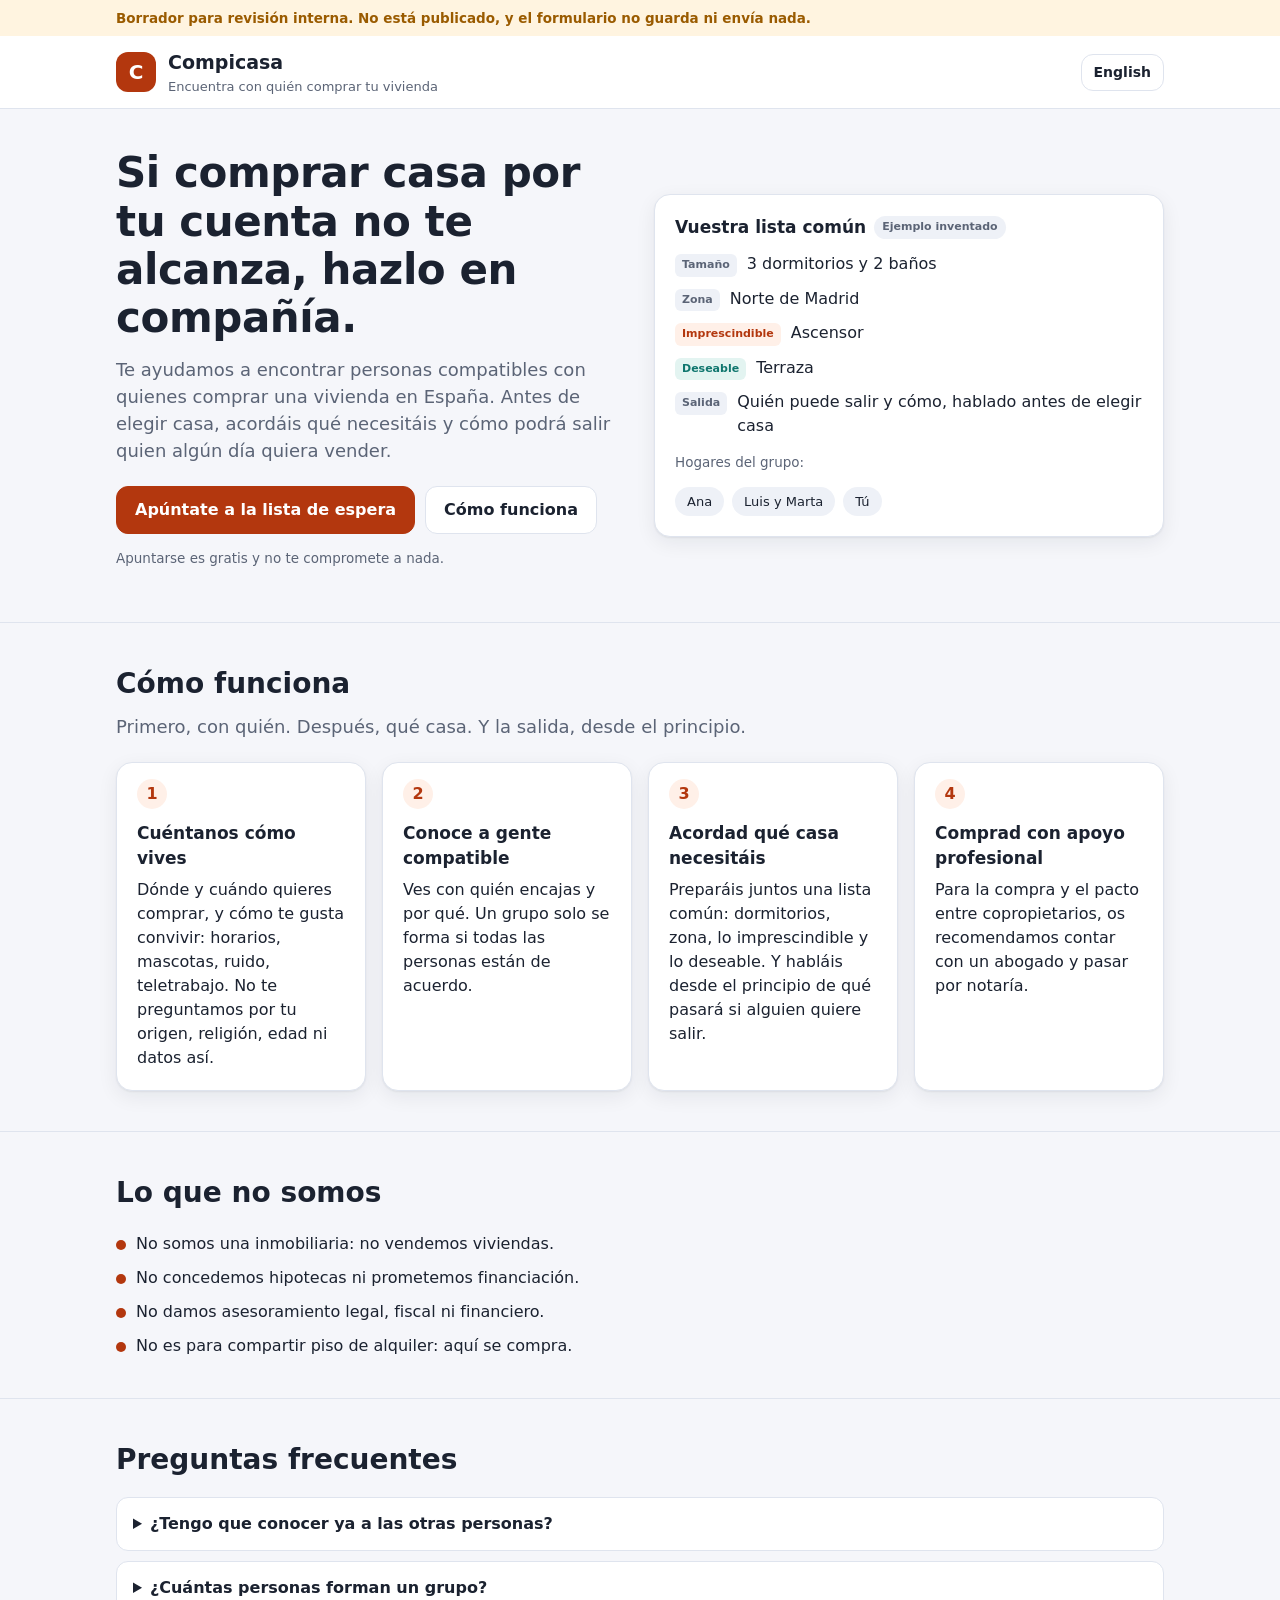
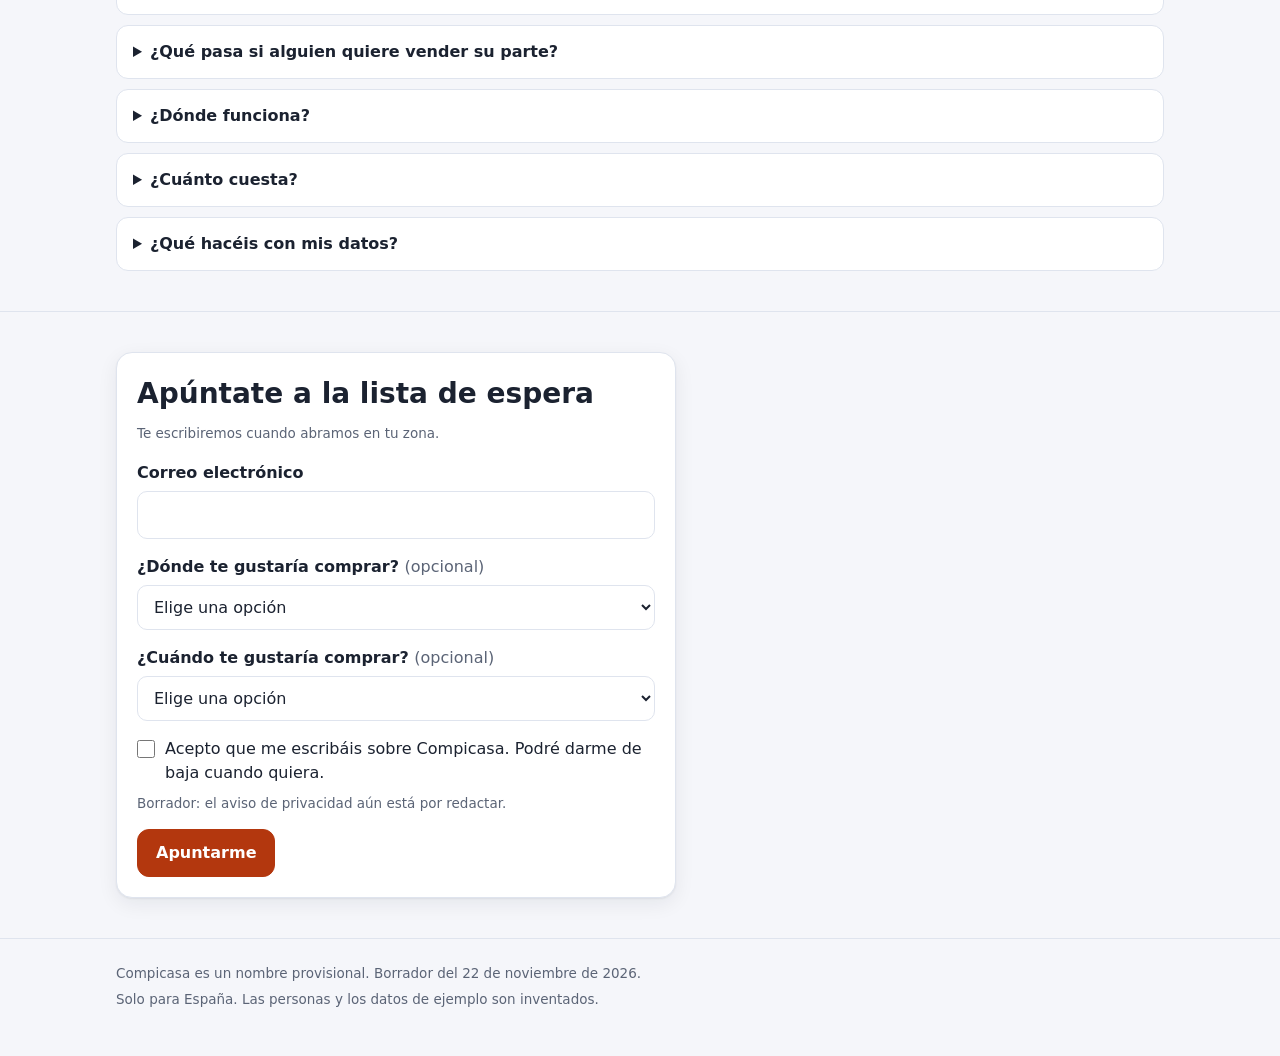
<file: prototype/compicasa-landing-draft.html>
<!DOCTYPE html>
<html lang="es">
<head>
<meta charset="utf-8">
<meta name="viewport" content="width=device-width, initial-scale=1">
<meta name="color-scheme" content="light dark">
<meta name="robots" content="noindex, nofollow">
<title>Compicasa – encuentra con quién comprar tu vivienda (borrador)</title>
<style>
:root{
  --bg:#f5f6fa;--surface:#ffffff;--surface-2:#eef1f7;--text:#1b2230;--muted:#5b6476;--border:#dfe4ee;
  --brand:#b3370e;--brand-soft:#fff0e8;--brand-ink:#ffffff;--teal:#0f766e;--teal-soft:#e3f4f1;
  --good:#18794e;--good-bg:#e7f6ee;--warn:#9a5b00;--warn-bg:#fff4e0;
  --shadow:0 1px 2px rgba(16,24,40,.06),0 6px 20px rgba(16,24,40,.07);--radius:16px;
  --font:system-ui,-apple-system,"Segoe UI",Roboto,"Helvetica Neue",Arial,sans-serif;
}
@media (prefers-color-scheme: dark){
  :root{--bg:#0e131b;--surface:#161d28;--surface-2:#1e2735;--text:#e8edf4;--muted:#9ba7b9;--border:#2a3546;
    --brand:#ff7a45;--brand-soft:#3a2216;--brand-ink:#1b1209;--teal:#4fd1c5;--teal-soft:#123230;
    --good:#5bd39b;--good-bg:#12302a;--warn:#f3b45f;--warn-bg:#382a14;
    --shadow:0 1px 2px rgba(0,0,0,.4),0 6px 20px rgba(0,0,0,.3);}
}
*{box-sizing:border-box}
html,body{margin:0}
html{scroll-behavior:smooth}
@media (prefers-reduced-motion: reduce){html{scroll-behavior:auto}}
body{font-family:var(--font);background:var(--bg);color:var(--text);line-height:1.5;font-size:16px}
button,input,select{font:inherit;color:inherit}
a{color:var(--teal)}
.wrap{max-width:1080px;margin-inline:auto;padding-inline:16px}
.skip{position:absolute;inset-inline-start:16px;inset-block-start:-60px;background:var(--text);color:var(--bg);padding:8px 12px;border-radius:10px;z-index:30}
.skip:focus{inset-block-start:12px}
.draftbar{background:var(--warn-bg);color:var(--warn);font-size:13.5px;font-weight:600}
.draftbar .wrap{padding-block:8px}
header.top{background:var(--surface);border-block-end:1px solid var(--border)}
header.top .wrap{display:flex;align-items:center;gap:12px;padding-block:12px}
.logo{inline-size:40px;block-size:40px;border-radius:12px;background:var(--brand);color:var(--brand-ink);display:grid;place-items:center;font-weight:800;font-size:20px;flex:none}
.brandname{font-weight:800;font-size:19px;margin:0}
.brandline{margin:0;color:var(--muted);font-size:13px}
.spacer{flex:1}
.btn{appearance:none;display:inline-block;text-decoration:none;border:1px solid var(--border);background:var(--surface);color:var(--text);padding:11px 18px;border-radius:12px;font-weight:600;cursor:pointer}
.btn.primary{background:var(--brand);border-color:var(--brand);color:var(--brand-ink)}
.btn.small{padding:7px 12px;font-size:14px}
section{padding-block:40px}
section+section{border-block-start:1px solid var(--border)}
h1{font-size:clamp(28px,5vw,42px);line-height:1.15;margin:0 0 14px;letter-spacing:-.01em}
h2{font-size:clamp(22px,3.4vw,28px);margin:0 0 8px}
h3{font-size:17px;margin:0 0 6px}
.lead{color:var(--muted);font-size:18px;margin:0 0 22px;max-inline-size:60ch}
.hint{color:var(--muted);font-size:13.5px}
.hero{display:grid;gap:28px;grid-template-columns:repeat(auto-fit,minmax(min(100%,340px),1fr));align-items:center}
.actions{display:flex;flex-wrap:wrap;gap:10px;align-items:center}
.card{background:var(--surface);border:1px solid var(--border);border-radius:var(--radius);box-shadow:var(--shadow);padding:20px}
.brief h3{display:flex;align-items:center;gap:8px}
.tagpill{font-size:11px;font-weight:700;padding:3px 8px;border-radius:999px;background:var(--surface-2);color:var(--muted)}
ul.clean{list-style:none;padding:0;margin:12px 0 0;display:grid;gap:10px}
ul.clean li{display:flex;gap:10px;align-items:flex-start}
.tag{font-size:11px;font-weight:700;padding:3px 7px;border-radius:6px;white-space:nowrap;flex:none;margin-block-start:2px}
.tag.must{background:var(--brand-soft);color:var(--brand)}
.tag.nice{background:var(--teal-soft);color:var(--teal)}
.tag.tip{background:var(--surface-2);color:var(--muted)}
.members{display:flex;gap:8px;margin-block-start:14px;flex-wrap:wrap}
.member{font-size:13px;background:var(--surface-2);border-radius:999px;padding:5px 12px}
.grid{display:grid;gap:16px}
.cols{grid-template-columns:repeat(auto-fit,minmax(min(100%,230px),1fr))}
ol.steps{list-style:none;padding:0;margin:20px 0 0;counter-reset:s}
ol.steps li{counter-increment:s;position:relative;padding-block-start:44px}
ol.steps li::before{content:counter(s);position:absolute;inset-block-start:16px;inset-inline-start:20px;inline-size:30px;block-size:30px;border-radius:50%;background:var(--brand-soft);color:var(--brand);display:grid;place-items:center;font-weight:800}
ol.steps li.card{padding-block-start:58px}
.card p{margin:0}
.nots{display:grid;gap:10px;margin:18px 0 0;padding:0;list-style:none}
.nots li{display:flex;gap:10px;align-items:flex-start}
.nots li::before{content:"";flex:none;inline-size:10px;block-size:10px;border-radius:50%;background:var(--brand);margin-block-start:8px}
details.faq{background:var(--surface);border:1px solid var(--border);border-radius:12px;padding:14px 16px}
details.faq+details.faq{margin-block-start:10px}
details.faq summary{cursor:pointer;font-weight:600}
details.faq p{margin:10px 0 0;color:var(--muted)}
.formcard{max-inline-size:560px}
.field{margin-block-end:16px}
.field label,.field .label{display:block;font-weight:600;margin-block-end:6px}
.opt-note{color:var(--muted);font-weight:400}
input[type=email],select{inline-size:100%;padding:11px 12px;border-radius:10px;border:1px solid var(--border);background:var(--surface)}
.check{display:flex;gap:10px;align-items:flex-start}
.check input{accent-color:var(--brand);inline-size:18px;block-size:18px;margin:3px 0 0;flex:none}
.err{color:var(--warn);font-size:14px;font-weight:600;margin:6px 0 0}
[aria-invalid="true"]{border-color:var(--warn)}
.done{background:var(--good-bg);color:var(--good);border-radius:12px;padding:12px 14px;font-weight:600;margin-block-end:16px}
footer.foot{color:var(--muted);font-size:13.5px;padding-block:24px 40px;border-block-start:1px solid var(--border)}
footer.foot p{margin:0 0 6px}
:focus-visible{outline:3px solid var(--teal);outline-offset:2px}
.sr{position:absolute;inline-size:1px;block-size:1px;overflow:hidden;clip-path:inset(50%);white-space:nowrap}
</style>
</head>
<body>
<a class="skip" id="skip" href="#join">Ir al formulario</a>
<div id="app"><noscript><p class="wrap">Este borrador necesita JavaScript. · This draft needs JavaScript.</p></noscript></div>
<script>
/* ===== LOGIC START ===== */
/* The brand lives here only (D-007, provisional): change it in one place. */
var BRAND='Compicasa';
var STR={
es:{
  title:'{brand} – encuentra con quién comprar tu vivienda (borrador)',
  skip:'Ir al formulario',
  draft:'Borrador para revisión interna. No está publicado, y el formulario no guarda ni envía nada.',
  tagline:'Encuentra con quién comprar tu vivienda',
  switchLabel:'English',switchAria:'Read this page in English',
  heroTitle:'Si comprar casa por tu cuenta no te alcanza, hazlo en compañía.',
  heroLead:'Te ayudamos a encontrar personas compatibles con quienes comprar una vivienda en España. Antes de elegir casa, acordáis qué necesitáis y cómo podrá salir quien algún día quiera vender.',
  ctaJoin:'Apúntate a la lista de espera',ctaHow:'Cómo funciona',
  heroNote:'Apuntarse es gratis y no te compromete a nada.',
  exTitle:'Vuestra lista común',exTag:'Ejemplo inventado',
  exRooms:'3 dormitorios y 2 baños',exArea:'Norte de Madrid',sizeTag:'Tamaño',areaTag:'Zona',exMust:'Ascensor',exNice:'Terraza',exExit:'Quién puede salir y cómo, hablado antes de elegir casa',
  mustTag:'Imprescindible',niceTag:'Deseable',exitTag:'Salida',
  exMembers:'Hogares del grupo:',exM1:'Ana',exM2:'Luis y Marta',exM3:'Tú',
  howTitle:'Cómo funciona',howLead:'Primero, con quién. Después, qué casa. Y la salida, desde el principio.',
  s1t:'Cuéntanos cómo vives',s1d:'Dónde y cuándo quieres comprar, y cómo te gusta convivir: horarios, mascotas, ruido, teletrabajo. No te preguntamos por tu origen, religión, edad ni datos así.',
  s2t:'Conoce a gente compatible',s2d:'Ves con quién encajas y por qué. Un grupo solo se forma si todas las personas están de acuerdo.',
  s3t:'Acordad qué casa necesitáis',s3d:'Preparáis juntos una lista común: dormitorios, zona, lo imprescindible y lo deseable. Y habláis desde el principio de qué pasará si alguien quiere salir.',
  s4t:'Comprad con apoyo profesional',s4d:'Para la compra y el pacto entre copropietarios, os recomendamos contar con un abogado y pasar por notaría.',
  notTitle:'Lo que no somos',
  not1:'No somos una inmobiliaria: no vendemos viviendas.',
  not2:'No concedemos hipotecas ni prometemos financiación.',
  not3:'No damos asesoramiento legal, fiscal ni financiero.',
  not4:'No es para compartir piso de alquiler: aquí se compra.',
  faqTitle:'Preguntas frecuentes',
  q1:'¿Tengo que conocer ya a las otras personas?',a1:'No. La idea es ayudarte a encontrar a personas compatibles que aún no conoces.',
  q2:'¿Cuántas personas forman un grupo?',a2:'Entre dos y cuatro hogares. Un hogar puede ser una persona, una pareja o una familia.',
  q3:'¿Qué pasa si alguien quiere vender su parte?',a3:'Es una de las primeras cosas que os ayudaremos a hablar, antes de elegir casa. Lo que acordéis debe revisarlo un abogado.',
  q4:'¿Dónde funciona?',a4:'Solo en España, empezando por una zona concreta que aún estamos eligiendo.',
  q5:'¿Cuánto cuesta?',a5:'Apuntarte a la lista es gratis. Aún no hemos decidido el precio del servicio.',
  q6:'¿Qué hacéis con mis datos?',a6:'Este borrador no guarda ni envía nada. Antes de abrir la lista de verdad publicaremos un aviso de privacidad.',
  formTitle:'Apúntate a la lista de espera',formLead:'Te escribiremos cuando abramos en tu zona.',
  emailLabel:'Correo electrónico',optional:'(opcional)',
  areaLabel:'¿Dónde te gustaría comprar?',whenLabel:'¿Cuándo te gustaría comprar?',choose:'Elige una opción',
  areaMadrid:'Madrid (ciudad)',areaRegion:'Resto de la Comunidad de Madrid',areaBcn:'Barcelona',areaVlc:'Valencia',areaOther:'Otra zona de España',
  when1:'En los próximos 6 meses',when2:'Dentro de 6 a 12 meses',when3:'Dentro de 1 a 2 años',when4:'Solo estoy mirando',
  consent:'Acepto que me escribáis sobre {brand}. Podré darme de baja cuando quiera.',
  privacyDraft:'Borrador: el aviso de privacidad aún está por redactar.',
  submit:'Apuntarme',
  errEmail:'Escribe un correo electrónico válido.',errConsent:'Marca la casilla para continuar.',
  done:'¡Gracias! Esto es un borrador: no hemos guardado ni enviado tus datos.',
  foot1:'{brand} es un nombre provisional. Borrador del 22 de noviembre de 2026.',
  foot2:'Solo para España. Las personas y los datos de ejemplo son inventados.'
},
en:{
  title:'{brand} – find who to buy your home with (draft)',
  skip:'Skip to the form',
  draft:'Draft for internal review. It isn\'t published, and the form saves and sends nothing.',
  tagline:'Find who to buy your home with',
  switchLabel:'Español',switchAria:'Leer esta página en español',
  heroTitle:'If buying on your own is out of reach, buy together.',
  heroLead:'We help you find compatible people to buy a home with in Spain. Before choosing a home, you agree what you need, and how anyone can leave if they want to sell one day.',
  ctaJoin:'Join the waiting list',ctaHow:'How it works',
  heroNote:'Joining is free and commits you to nothing.',
  exTitle:'Your shared brief',exTag:'Made-up example',
  exRooms:'3 bedrooms and 2 bathrooms',exArea:'North Madrid',sizeTag:'Size',areaTag:'Area',exMust:'A lift',exNice:'A terrace',exExit:'Who can leave and how, talked through before choosing a home',
  mustTag:'Must-have',niceTag:'Nice to have',exitTag:'Exit',
  exMembers:'Households in the group:',exM1:'Ana',exM2:'Luis and Marta',exM3:'You',
  howTitle:'How it works',howLead:'First, who with. Then, which home. And how to leave, from the start.',
  s1t:'Tell us how you live',s1d:'Where and when you want to buy, and how you like to live: hours, pets, noise, working from home. We don\'t ask about your origin, religion, age or anything like that.',
  s2t:'Meet compatible people',s2d:'See who you fit with and why. A group only forms if everyone in it agrees.',
  s3t:'Agree on the home you need',s3d:'Together you write a shared brief: bedrooms, area, must-haves and nice-to-haves. And you talk from the start about what happens if someone wants to leave.',
  s4t:'Buy with professional help',s4d:'For the purchase and the co-owners\' agreement, we recommend a lawyer and a notary.',
  notTitle:'What we are not',
  not1:'We aren\'t an estate agent: we don\'t sell homes.',
  not2:'We don\'t lend money or promise you a mortgage.',
  not3:'We don\'t give legal, tax or financial advice.',
  not4:'It isn\'t for renting a room in a shared flat: this is about buying.',
  faqTitle:'Questions',
  q1:'Do I need to know the other people already?',a1:'No. The idea is to help you find compatible people you haven\'t met yet.',
  q2:'How many people are in a group?',a2:'Two to four households. A household can be one person, a couple or a family.',
  q3:'What if someone wants to sell their share?',a3:'It\'s one of the first things we\'ll help you talk through, before choosing a home. A lawyer should review whatever you agree.',
  q4:'Where does it work?',a4:'In Spain only, starting with one area that we\'re still choosing.',
  q5:'What does it cost?',a5:'Joining the waiting list is free. We haven\'t set a price for the service yet.',
  q6:'What happens to my data?',a6:'This draft saves and sends nothing. Before the real list opens, we\'ll publish a privacy notice.',
  formTitle:'Join the waiting list',formLead:'We\'ll write to you when we open in your area.',
  emailLabel:'Email',optional:'(optional)',
  areaLabel:'Where would you like to buy?',whenLabel:'When would you like to buy?',choose:'Choose an option',
  areaMadrid:'Madrid (city)',areaRegion:'Elsewhere in the Madrid region',areaBcn:'Barcelona',areaVlc:'Valencia',areaOther:'Somewhere else in Spain',
  when1:'In the next 6 months',when2:'In 6 to 12 months',when3:'In 1 to 2 years',when4:'Just looking',
  consent:'I agree to hear from {brand} by email. I can unsubscribe at any time.',
  privacyDraft:'Draft: the privacy notice is still to be written.',
  submit:'Sign me up',
  errEmail:'Enter a valid email address.',errConsent:'Tick the box to continue.',
  done:'Thank you! This is a draft: we haven\'t saved or sent your details.',
  foot1:'{brand} is a provisional name. Draft of 22 November 2026.',
  foot2:'Spain only. The example people and details are made up.'
}};
var lang='es';
function setLang(l){lang=(l==='en')?'en':'es';}
function t(k){var s=STR[lang][k];if(s===undefined)return k;return s.replace(/\{brand\}/g,BRAND);}
function esc(s){return String(s).replace(/[&<>"']/g,function(c){return {'&':'&amp;','<':'&lt;','>':'&gt;','"':'&quot;',"'":'&#39;'}[c];});}
function validEmail(s){return /^[^\s@]+@[^\s@.]+(\.[^\s@.]+)+$/.test(String(s).trim());}
/* Returns which fields fail; the values themselves are never kept. */
function checkForm(email,consent){var e=[];if(!validEmail(email))e.push('email');if(!consent)e.push('consent');return e;}
/* ===== LOGIC END ===== */

var state={sent:false,errors:[]};
function opts(keys){return '<option value="">'+esc(t('choose'))+'</option>'+keys.map(function(k){return '<option value="'+k+'">'+esc(t(k))+'</option>';}).join('');}
function view(){
  var other=lang==='es'?'en':'es';
  var errE=state.errors.indexOf('email')>=0,errC=state.errors.indexOf('consent')>=0;
  return ''
  +'<div class="draftbar" role="note"><div class="wrap">'+esc(t('draft'))+'</div></div>'
  +'<header class="top"><div class="wrap">'
  +  '<div class="logo" aria-hidden="true">'+esc(BRAND.charAt(0))+'</div>'
  +  '<div><p class="brandname">'+esc(BRAND)+'</p><p class="brandline">'+esc(t('tagline'))+'</p></div>'
  +  '<span class="spacer"></span>'
  +  '<button type="button" class="btn small" id="lang-switch" data-id="'+other+'" lang="'+other+'" aria-label="'+esc(t('switchAria'))+'">'+esc(t('switchLabel'))+'</button>'
  +'</div></header>'
  +'<main>'
  +'<section><div class="wrap hero">'
  +  '<div><h1>'+esc(t('heroTitle'))+'</h1><p class="lead">'+esc(t('heroLead'))+'</p>'
  +    '<div class="actions"><a class="btn primary" href="#join">'+esc(t('ctaJoin'))+'</a><a class="btn" href="#how">'+esc(t('ctaHow'))+'</a></div>'
  +    '<p class="hint">'+esc(t('heroNote'))+'</p></div>'
  +  '<div class="card brief" aria-label="'+esc(t('exTag'))+'"><h3>'+esc(t('exTitle'))+' <span class="tagpill">'+esc(t('exTag'))+'</span></h3>'
  +    '<ul class="clean">'
  +      '<li><span class="tag tip">'+esc(t('sizeTag'))+'</span><span>'+esc(t('exRooms'))+'</span></li>'
  +      '<li><span class="tag tip">'+esc(t('areaTag'))+'</span><span>'+esc(t('exArea'))+'</span></li>'
  +      '<li><span class="tag must">'+esc(t('mustTag'))+'</span><span>'+esc(t('exMust'))+'</span></li>'
  +      '<li><span class="tag nice">'+esc(t('niceTag'))+'</span><span>'+esc(t('exNice'))+'</span></li>'
  +      '<li><span class="tag tip">'+esc(t('exitTag'))+'</span><span>'+esc(t('exExit'))+'</span></li>'
  +    '</ul>'
  +    '<p class="hint" style="margin-block-start:14px">'+esc(t('exMembers'))+'</p>'
  +    '<div class="members"><span class="member">'+esc(t('exM1'))+'</span><span class="member">'+esc(t('exM2'))+'</span><span class="member">'+esc(t('exM3'))+'</span></div>'
  +  '</div>'
  +'</div></section>'
  +'<section id="how" tabindex="-1"><div class="wrap"><h2>'+esc(t('howTitle'))+'</h2><p class="lead">'+esc(t('howLead'))+'</p>'
  +  '<ol class="steps grid cols">'+[1,2,3,4].map(function(i){return '<li class="card"><h3>'+esc(t('s'+i+'t'))+'</h3><p>'+esc(t('s'+i+'d'))+'</p></li>';}).join('')+'</ol>'
  +'</div></section>'
  +'<section><div class="wrap"><h2>'+esc(t('notTitle'))+'</h2>'
  +  '<ul class="nots">'+[1,2,3,4].map(function(i){return '<li>'+esc(t('not'+i))+'</li>';}).join('')+'</ul>'
  +'</div></section>'
  +'<section><div class="wrap"><h2>'+esc(t('faqTitle'))+'</h2><div style="margin-block-start:16px">'
  +  [1,2,3,4,5,6].map(function(i){return '<details class="faq"><summary>'+esc(t('q'+i))+'</summary><p>'+esc(t('a'+i))+'</p></details>';}).join('')
  +'</div></div></section>'
  +'<section id="join" tabindex="-1"><div class="wrap"><div class="card formcard">'
  +  '<h2>'+esc(t('formTitle'))+'</h2><p class="hint" style="margin:0 0 18px">'+esc(t('formLead'))+'</p>'
  +  '<div id="status" role="status" tabindex="-1">'+(state.sent?'<p class="done">'+esc(t('done'))+'</p>':'')+'</div>'
  +  '<form id="waitlist" novalidate>'
  +    '<div class="field"><label for="f-email">'+esc(t('emailLabel'))+'</label>'
  +      '<input type="email" id="f-email" autocomplete="email" required'+(errE?' aria-invalid="true" aria-describedby="e-email"':'')+'>'
  +      (errE?'<p class="err" id="e-email">'+esc(t('errEmail'))+'</p>':'')+'</div>'
  +    '<div class="field"><label for="f-area">'+esc(t('areaLabel'))+' <span class="opt-note">'+esc(t('optional'))+'</span></label>'
  +      '<select id="f-area">'+opts(['areaMadrid','areaRegion','areaBcn','areaVlc','areaOther'])+'</select></div>'
  +    '<div class="field"><label for="f-when">'+esc(t('whenLabel'))+' <span class="opt-note">'+esc(t('optional'))+'</span></label>'
  +      '<select id="f-when">'+opts(['when1','when2','when3','when4'])+'</select></div>'
  +    '<div class="field"><div class="check"><input type="checkbox" id="f-consent" required'+(errC?' aria-invalid="true" aria-describedby="e-consent"':'')+'>'
  +      '<label for="f-consent" style="font-weight:400;margin:0">'+esc(t('consent'))+'</label></div>'
  +      (errC?'<p class="err" id="e-consent">'+esc(t('errConsent'))+'</p>':'')
  +      '<p class="hint" style="margin:8px 0 0">'+esc(t('privacyDraft'))+'</p></div>'
  +    '<button type="submit" class="btn primary">'+esc(t('submit'))+'</button>'
  +  '</form>'
  +'</div></div></section>'
  +'</main>'
  +'<footer class="foot"><div class="wrap"><p>'+esc(t('foot1'))+'</p><p>'+esc(t('foot2'))+'</p></div></footer>';
}
function render(){
  document.documentElement.setAttribute('lang',lang);
  document.title=t('title');
  var sk=document.getElementById('skip');if(sk)sk.textContent=t('skip');
  document.getElementById('app').innerHTML=view();
}
function focusId(id){var el=document.getElementById(id);if(el&&el.focus)el.focus();}
/* Validates, then throws the values away: nothing is stored, logged or sent. */
function submitForm(email,consent){
  state.errors=checkForm(email,consent);
  state.sent=state.errors.length===0;
  render();
  if(state.sent)focusId('status');else focusId(state.errors[0]==='email'?'f-email':'f-consent');
  return state.sent;
}
function switchLang(l){setLang(l);state.errors=[];render();focusId('lang-switch');}
document.addEventListener('click',function(e){
  var b=e.target&&e.target.closest&&e.target.closest('#lang-switch');
  if(b)switchLang(b.getAttribute('data-id'));
});
document.addEventListener('submit',function(e){
  e.preventDefault();
  var em=document.getElementById('f-email'),c=document.getElementById('f-consent');
  submitForm(em?em.value:'',c?c.checked:false);
});
(function init(){
  var m=/(?:^#|&)lang=(en|es)(?:&|$)/.exec(location.hash||'');
  setLang(m?m[1]:'es');
  render();
})();
window.__landing={get lang(){return lang;},state:state,setLang:switchLang,submit:submitForm,checkForm:checkForm,BRAND:BRAND};
</script>
</body>
</html>
</file>
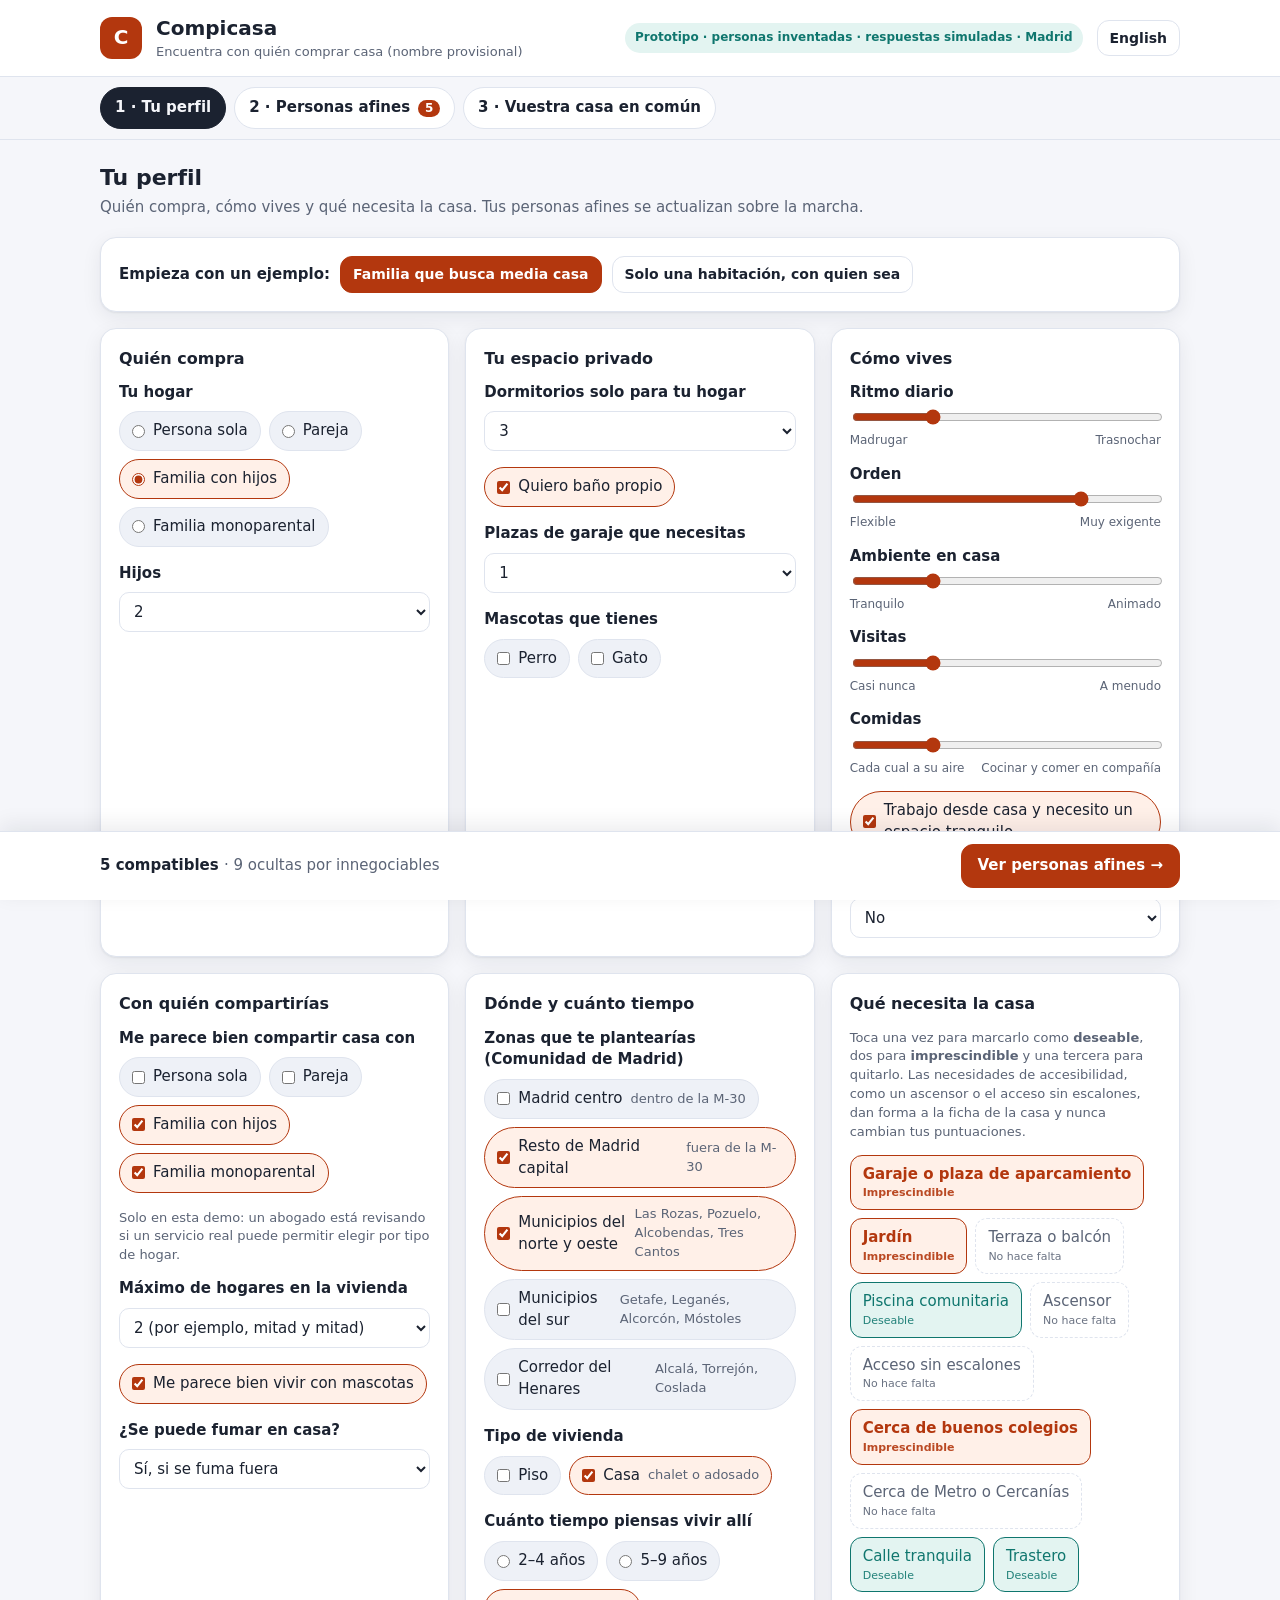
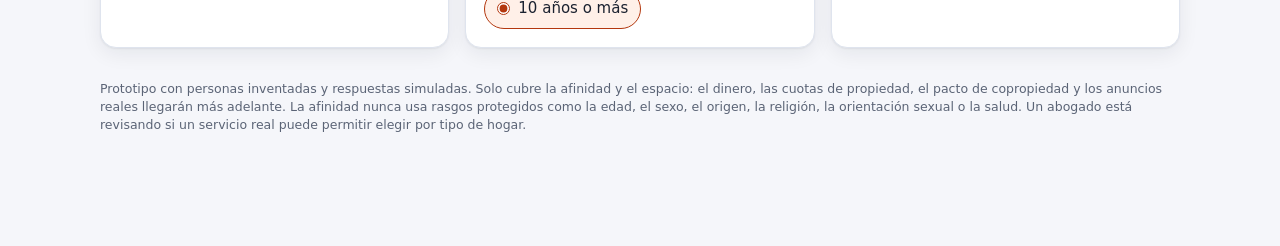
<file: prototype/compicasa-prototype.html>
<!DOCTYPE html>
<html lang="es">
<head>
<meta charset="utf-8">
<meta name="viewport" content="width=device-width, initial-scale=1">
<meta name="color-scheme" content="light dark">
<title>Compicasa – encuentra con quién comprar casa (prototipo)</title>
<style>
:root{
  --bg:#f5f6fa;--surface:#ffffff;--surface-2:#eef1f7;--text:#1b2230;--muted:#5b6476;--border:#dfe4ee;
  --brand:#b3370e;--brand-soft:#fff0e8;--brand-ink:#ffffff;--teal:#0f766e;--teal-soft:#e3f4f1;
  --good:#18794e;--good-bg:#e7f6ee;--warn:#9a5b00;--warn-bg:#fff4e0;--ring-track:#e6e9f0;
  --shadow:0 1px 2px rgba(16,24,40,.06),0 6px 20px rgba(16,24,40,.07);--radius:16px;
  --font:system-ui,-apple-system,"Segoe UI",Roboto,"Helvetica Neue",Arial,sans-serif;
}
@media (prefers-color-scheme: dark){
  :root{--bg:#0e131b;--surface:#161d28;--surface-2:#1e2735;--text:#e8edf4;--muted:#9ba7b9;--border:#2a3546;
    --brand:#ff7a45;--brand-soft:#3a2216;--brand-ink:#1b1209;--teal:#4fd1c5;--teal-soft:#123230;
    --good:#5bd39b;--good-bg:#12302a;--warn:#f3b45f;--warn-bg:#382a14;--ring-track:#273246;
    --shadow:0 1px 2px rgba(0,0,0,.4),0 6px 20px rgba(0,0,0,.3);}
}
*{box-sizing:border-box}
html,body{margin:0}
body{font-family:var(--font);background:var(--bg);color:var(--text);line-height:1.45;font-size:15px;padding-block-end:88px}
button,input,select{font:inherit;color:inherit}
.wrap{max-width:1120px;margin-inline:auto;padding-inline:20px}
header.top{background:var(--surface);border-block-end:1px solid var(--border)}
header.top .wrap{display:flex;align-items:center;gap:14px;padding-block:14px;flex-wrap:wrap}
.logo{inline-size:42px;block-size:42px;border-radius:12px;background:var(--brand);color:var(--brand-ink);display:grid;place-items:center;font-weight:800;font-size:20px}
.brand h1{font-size:20px;margin:0}
.brand p{margin:0;color:var(--muted);font-size:13px}
.badge{margin-inline-start:auto;font-size:12px;color:var(--teal);background:var(--teal-soft);padding:6px 10px;border-radius:999px;font-weight:600}
nav.tabs{position:sticky;inset-block-start:0;z-index:5;background:var(--bg);border-block-end:1px solid var(--border)}
nav.tabs .wrap{display:flex;gap:8px;padding-block:10px;overflow-x:auto}
.tab{appearance:none;border:1px solid var(--border);background:var(--surface);padding:9px 14px;border-radius:999px;font-weight:600;cursor:pointer;white-space:nowrap}
.tab[aria-selected="true"]{background:var(--text);color:var(--bg);border-color:var(--text)}
.tab .count{display:inline-block;min-inline-size:22px;padding:0 6px;margin-inline-start:8px;border-radius:999px;background:var(--brand);color:var(--brand-ink);font-size:12px;text-align:center}
main{padding-block:22px 28px}
h2{font-size:22px;margin:0 0 4px}
h3{font-size:16px;margin:0 0 12px}
h4{font-size:12.5px;margin:18px 0 8px;text-transform:uppercase;letter-spacing:.04em;color:var(--muted)}
.lead{color:var(--muted);margin:0 0 18px}
.hint{color:var(--muted);font-size:13px}
.mt{margin-block-start:16px}
.mb{margin-block-end:22px}
.card{background:var(--surface);border:1px solid var(--border);border-radius:var(--radius);box-shadow:var(--shadow);padding:18px}
.grid{display:grid;gap:16px}
.cols-2{grid-template-columns:repeat(auto-fit,minmax(min(100%,340px),1fr))}
.people{grid-template-columns:repeat(auto-fill,minmax(min(100%,300px),1fr))}
.groups{grid-template-columns:repeat(auto-fit,minmax(min(100%,260px),1fr))}
.presets{display:flex;flex-wrap:wrap;align-items:center;gap:10px}
.field{margin-block-end:16px}
.field:last-child{margin-block-end:0}
.label,.field>label[for]{display:block;font-weight:600;margin-block-end:8px}
.seg{display:flex;flex-wrap:wrap;gap:8px}
.opt{display:inline-flex;align-items:center;gap:8px;border:1px solid var(--border);background:var(--surface-2);padding:8px 12px;border-radius:999px;cursor:pointer;user-select:none}
.opt input{accent-color:var(--brand);margin:0}
.opt:has(input:checked){border-color:var(--brand);background:var(--brand-soft)}
select{inline-size:100%;padding:9px 10px;border-radius:10px;border:1px solid var(--border);background:var(--surface)}
.slider{margin-block-end:14px}
.slider label{display:block;font-weight:600;margin-block-end:4px}
.slider .ends{display:flex;justify-content:space-between;color:var(--muted);font-size:12px}
input[type=range]{inline-size:100%;accent-color:var(--brand)}
.feat{display:flex;flex-wrap:wrap;gap:8px}
.fbtn{border:1px dashed var(--border);background:var(--surface);color:var(--muted);padding:8px 12px;border-radius:12px;cursor:pointer;text-align:start}
.fbtn small{display:block;font-size:11px;opacity:.9}
.fbtn[data-level="nice"]{border-style:solid;border-color:var(--teal);color:var(--teal);background:var(--teal-soft)}
.fbtn[data-level="must"]{border-style:solid;border-color:var(--brand);color:var(--brand);background:var(--brand-soft);font-weight:700}
.btn{appearance:none;border:1px solid var(--border);background:var(--surface);padding:10px 16px;border-radius:12px;font-weight:600;cursor:pointer}
.btn.primary{background:var(--brand);border-color:var(--brand);color:var(--brand-ink)}
.btn.ghost{background:transparent}
.btn.small{padding:7px 12px;font-size:14px}
.btn[disabled]{opacity:.45;cursor:not-allowed}
.spacer{flex:1}
.actionbar{position:fixed;inset-inline:0;inset-block-end:0;background:var(--surface);border-block-start:1px solid var(--border);box-shadow:0 -6px 20px rgba(16,24,40,.08);z-index:6}
.actionbar .wrap{display:flex;align-items:center;gap:12px;padding-block:12px}
.stat{font-weight:700}
.stat span{color:var(--muted);font-weight:400}
.pcard{display:flex;flex-direction:column;gap:12px}
.phead{display:flex;gap:12px;align-items:center}
.avatar{border-radius:50%;display:inline-grid;place-items:center;color:#fff;font-weight:700;flex:none}
.pname{font-weight:700;font-size:16px}
.psub{color:var(--muted);font-size:13px}
.ring{--p:0;inline-size:60px;block-size:60px;border-radius:50%;background:conic-gradient(var(--rc) calc(var(--p) * 1%),var(--ring-track) 0);display:grid;place-items:center;margin-inline-start:auto;flex:none}
.ring b{inline-size:46px;block-size:46px;border-radius:50%;background:var(--surface);display:grid;place-items:center;font-size:14px}
.ring.hi{--rc:var(--good)}
.ring.mid{--rc:var(--teal)}
.ring.lo{--rc:var(--warn)}
.bio{margin:0;font-size:14px}
.facts,.chips{display:flex;flex-wrap:wrap;gap:6px}
.fact{font-size:12px;background:var(--surface-2);border-radius:8px;padding:4px 8px;color:var(--muted)}
.chip{font-size:12.5px;padding:5px 9px;border-radius:999px;line-height:1.25}
.chip.good{background:var(--good-bg);color:var(--good)}
.chip.warn{background:var(--warn-bg);color:var(--warn)}
.together{font-size:13px;background:var(--surface-2);border-radius:10px;padding:8px 10px}
.pactions{display:flex;gap:8px;align-items:center;margin-block-start:auto}
.status{font-size:13px;font-weight:700}
.status.ok{color:var(--good)}
.status.wait{color:var(--muted)}
details summary{cursor:pointer}
details.why summary{color:var(--muted);font-size:13px}
.bars{display:grid;gap:6px;margin-block-start:8px}
.bar{display:grid;grid-template-columns:118px 1fr 40px;gap:8px;align-items:center;font-size:12.5px}
.bar .track{block-size:8px;border-radius:999px;background:var(--surface-2);overflow:hidden}
.bar .fill{block-size:100%;background:var(--teal);border-radius:999px}
.pcard.passed{opacity:.55}
.gcard{display:flex;flex-direction:column;gap:10px}
.stack{display:flex}
.stack .avatar{border:2px solid var(--surface);margin-inline-start:-8px}
.stack .avatar:first-child{margin-inline-start:0}
.gscore{font-size:28px;font-weight:800}
.members{display:flex;flex-wrap:wrap;gap:10px}
.member{display:flex;align-items:center;gap:8px;background:var(--surface-2);border-radius:999px;padding-block:6px;padding-inline:6px 12px}
.member .x{border:none;background:transparent;color:var(--muted);cursor:pointer;font-size:18px;line-height:1;padding:0 2px}
.kpis{display:grid;grid-template-columns:repeat(auto-fit,minmax(120px,1fr));gap:10px}
.kpi{background:var(--surface-2);border-radius:12px;padding:12px}
.kpi .v{font-size:22px;font-weight:800}
.kpi .k{color:var(--muted);font-size:12.5px}
.headline{font-size:18px;font-weight:700;margin:0 0 12px}
.scroll{overflow-x:auto}
table.matrix{border-collapse:collapse;font-size:13px;margin-block-start:14px}
.matrix th,.matrix td{padding:6px 9px;text-align:center;border:1px solid var(--border);white-space:nowrap}
.c-hi{background:var(--good-bg);color:var(--good);font-weight:700}
.c-mid{background:var(--teal-soft);color:var(--teal);font-weight:700}
.c-lo{background:var(--warn-bg);color:var(--warn);font-weight:700}
.c-self{color:var(--muted)}
ul.clean{list-style:none;padding:0;margin:0;display:grid;gap:10px}
ul.clean li{display:flex;gap:10px;align-items:flex-start}
.tag{font-size:11px;font-weight:700;padding:3px 7px;border-radius:6px;white-space:nowrap;flex:none}
.tag.must{background:var(--brand-soft);color:var(--brand)}
.tag.nice{background:var(--teal-soft);color:var(--teal)}
.tag.tip{background:var(--surface-2);color:var(--muted)}
.who{color:var(--muted);font-size:12.5px}
.split{display:flex;block-size:14px;border-radius:999px;overflow:hidden;margin-block:4px 12px}
.split span{display:block;block-size:100%}
.warnbox{background:var(--warn-bg);color:var(--warn);border-color:transparent}
.empty{text-align:center;padding:40px 20px}
.toast{position:fixed;inset-inline:0;inset-block-start:16px;display:flex;justify-content:center;pointer-events:none;z-index:20;padding-inline:16px}
.toast div{background:var(--text);color:var(--bg);padding:10px 16px;border-radius:12px;box-shadow:var(--shadow);font-weight:600;opacity:0;transform:translateY(-8px);transition:opacity .25s,transform .25s;max-inline-size:640px}
.toast div.show{opacity:1;transform:none}
footer.note{color:var(--muted);font-size:12.5px;padding-block:4px 24px}
.sr{position:absolute;inline-size:1px;block-size:1px;overflow:hidden;clip-path:inset(50%);white-space:nowrap}
:focus-visible{outline:3px solid var(--teal);outline-offset:2px}
.notice{background:var(--teal-soft);border-color:transparent}
.notice .row{display:flex;flex-wrap:wrap;gap:10px;align-items:center;margin-block-start:10px}
.range-edit{display:flex;flex-wrap:wrap;gap:12px;align-items:center}
.range-edit input{inline-size:96px;padding:8px 10px;border-radius:10px;border:1px solid var(--border);background:var(--surface)}
.stat .warnline{color:var(--warn);font-weight:700}
@media (max-width:640px){.bar{grid-template-columns:96px 1fr 36px}h2{font-size:19px}.badge{margin-inline-start:0}}
</style>
</head>
<body>
<header class="top"><div class="wrap"><div class="logo" aria-hidden="true" id="brandmark">C</div><div class="brand"><h1 id="brandname">Compicasa</h1><p id="tagline"></p></div><span class="badge" id="badge"></span><button type="button" class="btn small" id="lang-switch" data-action="lang"></button></div></header>
<nav class="tabs" id="steps"><div class="wrap" id="tabs" role="tablist"></div></nav>
<main class="wrap" id="app" role="tabpanel" aria-labelledby="tab-you"></main>
<footer class="wrap note" id="footnote"></footer>
<div id="actionbar" class="actionbar"><div class="wrap"></div></div>
<div id="toast" class="toast" role="status" aria-live="polite"><div></div></div>
<script>
(function(){
'use strict';
window.addEventListener('error',function(e){document.documentElement.setAttribute('data-error',String(e.message));});
/* ===== LOGIC START ===== */
/* The brand lives here only (D-007, provisional); the static <title> and header are a no-script fallback. */
const BRAND='Compicasa';
/* Language: 'es' (Spanish, Spain) or 'en'. Every word users see comes from STR or a {en,es} label. */
let LANG='es';
function setLang(l){LANG=l==='en'?'en':'es';return LANG;}
function tx(v){return v&&typeof v==='object'?(v[LANG]!==undefined?v[LANG]:v.es):(v===undefined?'':v);}
function t(k){const v=STR[LANG][k]!==undefined?STR[LANG][k]:STR.es[k];return typeof v==='function'?v.apply(null,Array.prototype.slice.call(arguments,1)):v;}
function pl(n,one,many){return n+' '+(n===1?one:many);}

const MAX_BEDROOMS=6;
const AREAS=[
  {id:'centre',label:{en:'Central Madrid',es:'Madrid centro'},hint:{en:'inside the M-30',es:'dentro de la M-30'}},
  {id:'city',label:{en:'Rest of Madrid city',es:'Resto de Madrid capital'},hint:{en:'outside the M-30',es:'fuera de la M-30'}},
  {id:'north',label:{en:'North & west towns',es:'Municipios del norte y oeste'},hint:'Las Rozas, Pozuelo, Alcobendas, Tres Cantos'},
  {id:'south',label:{en:'South towns',es:'Municipios del sur'},hint:'Getafe, Leganés, Alcorcón, Móstoles'},
  {id:'east',label:{en:'East corridor',es:'Corredor del Henares'},hint:'Alcalá, Torrejón, Coslada'}
];
const TYPES=[{id:'flat',label:{en:'Flat',es:'Piso'},hint:{en:'piso',es:''}},{id:'house',label:{en:'House',es:'Casa'},hint:{en:'chalet or adosado',es:'chalet o adosado'}}];
const HOUSEHOLDS=[
  {id:'single',label:{en:'Single',es:'Persona sola'},plural:{en:'singles',es:'personas solas'}},
  {id:'couple',label:{en:'Couple',es:'Pareja'},plural:{en:'couples',es:'parejas'}},
  {id:'family',label:{en:'Family with kids',es:'Familia con hijos'},plural:{en:'families with kids',es:'familias con hijos'}},
  {id:'singleParent',label:{en:'Single parent',es:'Familia monoparental'},plural:{en:'single parents',es:'familias monoparentales'}}
];
const FEATURES=[
  {id:'parking',label:{en:'Parking / driveway',es:'Garaje o plaza de aparcamiento'}},
  {id:'garden',label:{en:'Garden',es:'Jardín'}},
  {id:'terrace',label:{en:'Terrace or balcony',es:'Terraza o balcón'}},
  {id:'pool',label:{en:'Shared pool',es:'Piscina comunitaria'}},
  {id:'lift',label:{en:'Lift',es:'Ascensor'}},
  {id:'stepfree',label:{en:'Step-free access',es:'Acceso sin escalones'}},
  {id:'schools',label:{en:'Near good schools',es:'Cerca de buenos colegios'}},
  {id:'transport',label:{en:'Near Metro / Cercanías',es:'Cerca de Metro o Cercanías'}},
  {id:'quiet',label:{en:'Quiet street',es:'Calle tranquila'}},
  {id:'storage',label:{en:'Storage room (trastero)',es:'Trastero'}}
];
const HORIZONS=[{id:'2-4',label:{en:'2–4 years',es:'2–4 años'}},{id:'5-9',label:{en:'5–9 years',es:'5–9 años'}},{id:'10+',label:{en:'10+ years',es:'10 años o más'}}];
const SLIDERS=[
  {id:'sleep',label:{en:'Daily rhythm',es:'Ritmo diario'},lo:{en:'Early bird',es:'Madrugar'},hi:{en:'Night owl',es:'Trasnochar'},w:0.25},
  {id:'tidy',label:{en:'Tidiness',es:'Orden'},lo:{en:'Relaxed',es:'Flexible'},hi:{en:'Very tidy',es:'Muy exigente'},w:0.25},
  {id:'social',label:{en:'Home atmosphere',es:'Ambiente en casa'},lo:{en:'Quiet',es:'Tranquilo'},hi:{en:'Lively',es:'Animado'},w:0.20},
  {id:'guests',label:{en:'Guests over',es:'Visitas'},lo:{en:'Rarely',es:'Casi nunca'},hi:{en:'Often',es:'A menudo'},w:0.15},
  {id:'meals',label:{en:'Meals',es:'Comidas'},lo:{en:'Own thing',es:'Cada cual a su aire'},hi:{en:'Cook and eat together',es:'Cocinar y comer en compañía'},w:0.15}
];
const WEIGHTS={lifestyle:0.50,place:0.20,plans:0.20,home:0.10};
const PART_LABELS={lifestyle:{en:'How you live',es:'Forma de vivir'},place:{en:'Where & what',es:'Dónde y qué'},plans:{en:'Time horizon',es:'Horizonte'},home:{en:'Shared priorities',es:'Prioridades comunes'}};
const ACCESS_FEATURES=['lift','stepfree'];
const NUM_FIELDS=['bedrooms','kids','cars','maxHouseholds','sleep','tidy','social','guests','meals'];
const PET_WORDS={dog:{en:'a dog',es:'un perro'},cat:{en:'a cat',es:'un gato'}};

/* Every sentence users see, in both languages. Spanish uses tú for the user and vosotros for the group, and avoids gendered words where it can. */
const STR={
en:{
  and:'and',or:'or',you:'you',youName:'You',vs:'vs',
  title:()=>BRAND+' – find the people to buy a home with (prototype)',
  tagline:'Find the people to buy a home with (working name)',
  badge:'Prototype · made-up people · simulated replies · Madrid',
  footnote:'Prototype with made-up people and simulated replies. It covers matching and space only: money, ownership shares, the co-ownership agreement and real listings come later. Matching never uses protected traits such as age, sex, origin, religion, sexual orientation or health. Whether a real service may let people choose by household type is being checked with a lawyer.',
  steps:'Steps',langOther:'Español',langOtherCode:'es',langOtherAria:'Ver en español',tLang:'Showing the English version',
  kids:n=>pl(n,'kid','kids'),
  hhFamily:(a,k)=>'Family · '+a+' adults + '+k,hhSingleParent:k=>'Single parent + '+k,
  typeBoth:'flat or house',typeNone:'home',
  homeLine:(type,beds)=>beds+'-bedroom '+type,
  bedroomsN:n=>pl(n,'bedroom','bedrooms'),bathsN:n=>pl(n,'bathroom','bathrooms'),parkingN:n=>'parking for '+n,parkingSpaces:n=>pl(n,'parking space','parking spaces'),
  notOpen:p=>"You're not looking to share with "+p,smokeIn:'They smoke indoors',smokeOut:"They smoke outside, and you'd rather nobody smoked",
  petsNo:p=>'They have '+p+', and you said no pets',pickArea:'Pick at least one area',noArea:l=>'No area in common (they want '+l+')',
  pickType:'Pick at least one type of home',onlyType:l=>'They only want a '+l,
  bedsPair:(b,m)=>'Together you would need '+b+' bedrooms; this prototype caps a home at '+m,
  theirsPrivate:"Doesn't fit their own preferences (their reasons stay private)",
  has:p=>'Has '+p,smokesOut:'Smokes (outside only)',smokesIn:'Smokes indoors',
  bothLarks:'Both early birds',bothOwls:'Both night owls',similarRhythm:'Similar daily rhythm',lateHours:'Keeps late hours',veryEarly:'Up very early',
  similarTidy:'Similar tidiness',tidier:'Tidier than you',relaxed:'More relaxed about tidiness',
  cookTogether:'Both love cooking together',ownMeals:'Both like their own mealtimes',mealsDiffer:'Different ideas about shared meals',
  guestsOften:'Often has guests over',guestsRarely:'Rarely has guests over',likesLively:'Likes a lively home',likesQuiet:'Likes a quiet home',
  youWfh:'You work from home; they like a lively home',theyWfh:'They work from home; you like a lively home',
  sameHorizon:l=>'Both planning '+l,diffHorizon:(a,b)=>'Different time horizons ('+a+' vs '+b+')',bothWant:f=>'Both want: '+f,kidsInHome:k=>k+' in the household',
  maxHH:(m,n)=>'At most '+m+' households in the home, for '+n,bedsGroup:(b,m)=>'That needs '+b+' bedrooms; this prototype caps a home at '+m,
  clash:p=>p+' clash on a dealbreaker',noAreaAll:'No area that everyone accepts',noTypeAll:'No type of home that everyone accepts',
  twice:'Someone is listed twice',notMutual:n=>n+" isn't a mutual match with you any more",othersReject:p=>p+" wouldn't both accept each other (simulated)",
  secondLiving:'A second living space (a snug or playroom)',secondWhyKidless:'Gives the adults without kids a calm space while the kids play',secondWhy:'Lets each household have its own downtime',
  bigKitchen:'A big kitchen-diner',bigKitchenWhy:'Most of you like cooking and eating together',
  twoKitchen:'A kitchen where two households can cook at once, with separate fridge shelves',twoKitchenWhy:'You mostly cook your own meals',
  desks:n=>n===1?'A quiet workspace':n+' quiet workspaces',wfhWho:n=>'Working from home: '+n,
  outdoor:'Outdoor space or a park nearby',dogWho:n=>'Dog owners: '+n,
  guestWC:'A guest WC near the living area',guestWCWhy:'Everyone has their own bathroom, so visitors need one',
  keepYours:'Keep your rooms together, ideally on one floor or in one wing.',keepTheirs:n=>'Keep '+n+"'s rooms together, ideally on one floor or in one wing.",
  clusters:n=>'Give each household with several rooms ('+n+') its own cluster: one floor or one wing each.',
  owlsLarks:(o,l)=>'Night owls ('+o+') and early birds ('+l+'): put their bedrooms at opposite ends or on different floors.',
  wfhAway:many=>'Keep the workspace'+(many?'s':'')+' away from the kids’ rooms and the playroom.',
  ensuite:n=>'En-suite bedrooms: '+n+'; the others share a bathroom.',similarNeeds:'Your needs are similar, so draw lots or take turns for first pick of rooms.',
  agCleaning:['Cleaning','A rota, or a cleaner shared between households?','Your tidiness standards differ'],
  agGuests:['Guests','How often people can stay over, and how much notice to give','Very different habits with guests'],
  agHours:['Early & late','Showers, kitchen use and noise late at night or early in the morning','Night owls and early birds under one roof'],
  agQuiet:['Quiet hours','For example 23:00 to 08:00, plus quiet during home-working hours','Lively and quiet people sharing'],
  agFood:['Food','Shared staples or separate shelves? Any regular shared dinners?','Different ideas about shared meals'],
  agPets:['Pets','Which spaces pets can use, and who covers any damage',''],petWho:n=>'Pet owners: '+n,
  agSmoking:['Smoking','Where it is allowed (garden or terrace only?)',''],smokerWho:n=>'Smokers: '+n,
  agKids:['Kids','Noisy-play times, toys in shared spaces, any babysitting swaps','There will be kids in the house'],
  agParking:['Parking','Who uses which space, and where visitors park',''],carsTotal:n=>n+' cars between you',
  agGarden:['Garden & pool','Who looks after them, and when you pay someone instead','You want outdoor space'],
  agDecisions:['Decisions','How you decide on repairs and changes, with a tie-break if you split down the middle','Every group needs this'],
  agExit:['Moving on','Notice period, and how the group chooses a new co-owner','Money and legal detail come later; agree the principle now'],
  tabYou:'1 · Your profile',tabMatches:'2 · Matches',tabHome:'3 · Your home together',srCompatible:'compatible',srInGroup:'households in your group',
  profileH:'Your profile',profileLead:'Who is buying, how you live and what the home needs. Your matches update as you go.',startFrom:'Start from an example:',
  whoBuying:"Who's buying",yourHousehold:'Your household',kidsLabel:'Kids',privateSpace:'Your private space',bedroomsLabel:'Bedrooms just for your household',
  ownBath:'I want my own bathroom',parkingLabel:'Parking spaces you need',petsLabel:'Pets you have',dog:'Dog',cat:'Cat',
  howLive:'How you live',wfhLabel:'I work from home and need a quiet workspace',smokeQ:'Do you smoke?',smokeNo:'No',smokeOutOpt:'Yes, outside only',smokeInOpt:'Yes, indoors too',
  shareWith:"Who you'd share with",happyShare:'Happy to share a home with',demoHousehold:'Demo only: whether a real service may let people choose by household type is being checked with a lawyer.',
  maxHHLabel:'Households in the home, at most',maxHH2:'2 (for example, half each)',maxHH4:'4 (co-living)',okPets:'Happy to live with pets',
  smokersQ:'Smokers in the house',smokersNone:'No smokers',smokersOut:'Fine if they smoke outside',smokersAny:"Don't mind",
  whereHow:'Where and how long',areasLabel:'Areas you would consider (Madrid region)',typesLabel:'Type of home',horizonLabel:'How long you plan to live there',
  needsH:'What the home needs',needsHint:'Tap once for <b>nice to have</b>, twice for <b>must-have</b>, a third time to clear. Accessibility needs, such as a lift or step-free access, shape the home brief and never your match scores.',
  lvMust:'Must-have',lvNice:'Nice to have',lvNone:'Not needed',
  ownBathFact:'own bathroom',sharesBath:'shares a bathroom',wfhFact:'works from home',staying:l=>'staying '+l,
  inGroup:'✓ In your group',remove:'Remove',passedS:'Passed',undo:'Undo',pass:'Pass',like:'♥ Like',mutualS:'✓ Mutual match',simReply:'(simulated reply)',addGroup:'Add to group',likedNo:'Liked · no match',
  ringAria:s=>s+'% compatible (demo score)',together:(line,rest)=>"Together you'd need a <b>"+line+'</b> · '+rest,why:s=>'Why '+s+'%?',
  demoScoreHint:"Demo score with uncalibrated weights: it can't predict how living together will go.",
  weakestAvg:a=>'weakest pair · '+a+'% average',needsIn:(line,areas)=>'Needs a '+line+' in '+areas,previewBtn:'Preview the home',propose:'Propose this group',
  topSugg:'Top suggestion · ',pairOf:'Pair',groupOf:n=>'Group of '+n+' households',
  groupsHint:'Made only from your mutual matches who would also accept each other (simulated). Previewing changes nothing; proposing asks everyone.',
  noGroupYet:'No group works yet among your mutual matches: they clash with each other or with the whole-group checks.',
  groupsAppear:'Groups appear here once you have mutual matches. Like the people you would consider: a group only forms when everyone accepts each other.',
  matchesH:'People who could buy with you',
  matchesLead:n=>n+' compatible '+(n===1?'person':'people')+", best first. Like the ones you'd consider. In this demo their replies are simulated from their own settings; in a real service, a match needs both sides to say yes.",
  howScore:'How the score works',
  howScoreText:"Dealbreakers come first: who you'd share with, smoking, pets, areas, type of home and total bedrooms. Anyone who fails one is hidden, and the other side's reasons stay private. Everyone else gets a demo score: 50% how you live (daily rhythm, tidiness, atmosphere, guests, meals), 20% where and what kind of home, 20% how long you plan to stay and 10% shared priorities for the home. Household type and accessibility needs never change the score. The weights are a first guess, not calibrated. A group is only as strong as its weakest pair. Protected traits are never used.",
  groupsH:'Groups that could work',everyoneH:'Everyone who fits your dealbreakers',nobody:"Nobody passes all your dealbreakers yet. Try more areas, or widen who you'd share with.",
  hiddenN:n=>n+' hidden by dealbreakers',seeWhy:'(see why)',
  homeH:'Your home together',homeEmpty:'Form a group from your mutual matches, or preview a suggested group, to see what a shared home would need.',goMatches:'Go to matches →',
  removeAria:n=>'Remove '+n,attentionLead:'This group needs attention before a home brief can be drawn.',doesntWork:"This group doesn't work as it stands:",
  doesntWorkFix:'Remove someone, or change your profile back, to see the brief again.',
  tagMust:'Must',tagNice:'Nice',mustFor:(m,n)=>'Must-have for '+m+(n?'; nice for '+n:''),niceFor:n=>'Nice to have for '+n,
  headline:(line,baths,cars)=>line+' with '+baths+(cars?' and '+cars:''),
  previewOnly:'Preview only.',previewNote:'Nobody has joined: this is a suggested group from your mutual matches.',closePreview:'Close preview',
  sizeLabel:"Your group's target, useful area in m²",from:'From',to:'to',
  leadPreview:'What this suggested group would need from one home.',leadGroup:'A draft brief for your group: every household would need to approve it before it is used.',
  leadScope:'It covers people and space only: money, ownership shares and the legal agreement come later.',
  fitH:'How well you fit together',weakestK:'Weakest pair: ',compatK:'Compatibility: ',avgOf:n=>'Average of '+n+' pairs',weakDetail:'Weakest pair in detail',breakdown:'Score breakdown',
  demoScores:'Demo scores with uncalibrated weights, and simulated replies.',
  homeNeedH:"The home you'd need",kBeds:'Bedrooms',kBaths:'Bathrooms',kNone:'None',kParking:'Parking spaces',kArea:'Useful area, rough',kAdultsKids:'Adults + kids',kAdults:'Adults',
  areaHint:'A rough starting point to agree together. Listings often quote built area (superficie construida), which is larger than useful area (superficie útil), so compare like with like.',
  whereB:'Where:',mustsH:'Must-haves',nicesH:'Nice to have',worthH:'Worth looking for',tipTag:'Tip',
  roomsH:'Who gets which rooms',roomsOf:(r,b)=>r+' of the '+b+' bedrooms',plusOwnBath:' + own bathroom',placementH:'Room placement',
  illustrative:"Illustrative bedroom allocation only; it doesn't determine ownership, payments or use rights.",
  agreeH:'House agreement starters',agreeHint:"Talk these through before you buy. They're prompts for a lawyer-reviewed agreement, not the agreement itself.",
  barYou:(n,h)=>n+' compatible <span>· '+h+' hidden by dealbreakers</span>',attention:'· ⚑ your group needs attention',seeMatches:'See matches →',
  barGroup:(g,l)=>'Your group: '+pl(g,'household','households')+' <span>· '+l+' liked</span>',seeHome:'See your home together →',editProfile:'Edit your profile',backMatches:'Back to matches',
  tMutual:n=>'Mutual match with '+n+' (simulated reply). You can add them to your group.',tNoMatch:n=>'You liked '+n+'. Their simulated reply: not a match this time.',
  tAlready:n=>n+' is already in your group',tCantAdd:(n,i)=>"Can't add "+n+': '+i,tAdded:n=>n+' added to your group',
  tCantForm:i=>"This group can't form: "+i,pickOne:'pick at least one person',tFormed:'Group formed: everyone accepted (simulated replies)',
  tExample:l=>'Example loaded: '+l,tRemoved:'Removed from your group',tPreview:'Preview only: nobody has joined'
},
es:{
  and:'y',or:'o',you:'tú',youName:'Tú',vs:'frente a',
  title:()=>BRAND+' – encuentra con quién comprar casa (prototipo)',
  tagline:'Encuentra con quién comprar casa (nombre provisional)',
  badge:'Prototipo · personas inventadas · respuestas simuladas · Madrid',
  footnote:'Prototipo con personas inventadas y respuestas simuladas. Solo cubre la afinidad y el espacio: el dinero, las cuotas de propiedad, el pacto de copropiedad y los anuncios reales llegarán más adelante. La afinidad nunca usa rasgos protegidos como la edad, el sexo, el origen, la religión, la orientación sexual o la salud. Un abogado está revisando si un servicio real puede permitir elegir por tipo de hogar.',
  steps:'Pasos',langOther:'English',langOtherCode:'en',langOtherAria:'View in English',tLang:'Mostrando la versión en español',
  kids:n=>pl(n,'hijo','hijos'),
  hhFamily:(a,k)=>'Familia · '+a+' adultos + '+k,hhSingleParent:k=>'Familia monoparental · '+k,
  typeBoth:'piso o casa',typeNone:'vivienda',
  homeLine:(type,beds)=>type+' de '+pl(beds,'dormitorio','dormitorios'),
  bedroomsN:n=>pl(n,'dormitorio','dormitorios'),bathsN:n=>pl(n,'baño','baños'),parkingN:n=>pl(n,'plaza de garaje','plazas de garaje'),parkingSpaces:n=>pl(n,'plaza de garaje','plazas de garaje'),
  notOpen:p=>'No buscas compartir con '+p,smokeIn:'Fuma dentro de casa',smokeOut:'Fuma fuera, y prefieres que no fume nadie',
  petsNo:p=>'Tiene '+p+', y prefieres vivir sin mascotas',pickArea:'Elige al menos una zona',noArea:l=>'Ninguna zona en común (busca en '+l+')',
  pickType:'Elige al menos un tipo de vivienda',onlyType:l=>'Solo busca '+l,
  bedsPair:(b,m)=>'Sumáis '+b+' dormitorios; este prototipo admite como máximo '+m+' por vivienda',
  theirsPrivate:'No encaja con sus propias preferencias (sus motivos son privados)',
  has:p=>'Tiene '+p,smokesOut:'Fuma (solo fuera)',smokesIn:'Fuma dentro de casa',
  bothLarks:'Os gusta madrugar',bothOwls:'Os gusta trasnochar',similarRhythm:'Ritmo diario parecido',lateHours:'Se acuesta tarde',veryEarly:'Madruga mucho',
  similarTidy:'Orden parecido',tidier:'Más exigente con el orden',relaxed:'Menos exigente con el orden',
  cookTogether:'Os encanta cocinar en compañía',ownMeals:'Preferís comer cada cual a su aire',mealsDiffer:'Ideas distintas sobre las comidas compartidas',
  guestsOften:'Recibe visitas a menudo',guestsRarely:'Casi nunca recibe visitas',likesLively:'Le gusta una casa animada',likesQuiet:'Le gusta una casa tranquila',
  youWfh:'Teletrabajas y le gusta una casa animada',theyWfh:'Teletrabaja y a ti te gusta una casa animada',
  sameHorizon:l=>'Mismo horizonte: '+l,diffHorizon:(a,b)=>'Horizontes distintos ('+a+' frente a '+b+')',bothWant:f=>'Prioridad común: '+f.toLowerCase(),kidsInHome:k=>k+' en su hogar',
  maxHH:(m,n)=>'Máximo de '+m+' hogares en la vivienda, según '+n,bedsGroup:(b,m)=>'Hacen falta '+b+' dormitorios; este prototipo admite como máximo '+m+' por vivienda',
  clash:p=>p+' chocan en un innegociable',noAreaAll:'Ninguna zona que acepte todo el grupo',noTypeAll:'Ningún tipo de vivienda que acepte todo el grupo',
  twice:'Alguien aparece dos veces',notMutual:n=>'Ya no hay match mutuo entre '+n+' y tú',othersReject:p=>p+' no se aceptarían mutuamente (simulado)',
  secondLiving:'Una segunda zona de estar (salita o cuarto de juegos)',secondWhyKidless:'Da a los adultos sin hijos un espacio tranquilo mientras los niños juegan',secondWhy:'Cada hogar tiene su propio rato de descanso',
  bigKitchen:'Una cocina grande con zona de comedor',bigKitchenWhy:'A la mayoría os gusta cocinar y comer en compañía',
  twoKitchen:'Una cocina donde puedan cocinar dos hogares a la vez, con baldas separadas en la nevera',twoKitchenWhy:'Soléis cocinar cada cual lo suyo',
  desks:n=>n===1?'Un espacio de trabajo tranquilo':n+' espacios de trabajo tranquilos',wfhWho:n=>'Trabajo desde casa: '+n,
  outdoor:'Espacio exterior o un parque cerca',dogWho:n=>'Con perro: '+n,
  guestWC:'Un aseo de cortesía junto a la zona de estar',guestWCWhy:'Cada hogar tiene su propio baño, así que las visitas necesitan uno',
  keepYours:'Mantén tus habitaciones juntas, a ser posible en la misma planta o en la misma ala.',keepTheirs:n=>'Mantén juntas las habitaciones de '+n+', a ser posible en la misma planta o en la misma ala.',
  clusters:n=>'Da a cada hogar con varias habitaciones ('+n+') su propia zona: una planta o un ala para cada hogar.',
  owlsLarks:(o,l)=>'Quien trasnocha ('+o+') y quien madruga ('+l+'): poned sus dormitorios en extremos opuestos o en plantas distintas.',
  wfhAway:many=>(many?'Alejad los espacios de trabajo':'Alejad el espacio de trabajo')+' de los dormitorios de los niños y del cuarto de juegos.',
  ensuite:n=>'Dormitorios con baño propio: '+n+'; el resto comparte baño.',similarNeeds:'Vuestras necesidades se parecen: echadlo a suertes o turnaos para elegir habitación.',
  agCleaning:['Limpieza','¿Turnos de limpieza, o una persona que limpie, pagada entre todos los hogares?','Vuestros niveles de orden son distintos'],
  agGuests:['Visitas','Con qué frecuencia puede quedarse alguien a dormir y con cuánta antelación avisar','Costumbres muy distintas con las visitas'],
  agHours:['Horarios','Duchas, uso de la cocina y ruido a última hora de la noche o a primera de la mañana','Gente que trasnocha y gente que madruga bajo el mismo techo'],
  agQuiet:['Horas de silencio','Por ejemplo, de 23:00 a 08:00, y silencio durante las horas de teletrabajo','Conviven personas animadas y tranquilas'],
  agFood:['Comida','¿Básicos compartidos o baldas separadas? ¿Alguna cena en común fija?','Ideas distintas sobre las comidas compartidas'],
  agPets:['Mascotas','Qué espacios pueden usar las mascotas y quién paga los posibles daños',''],petWho:n=>'Con mascotas: '+n,
  agSmoking:['Tabaco','Dónde se puede fumar (¿solo en el jardín o en la terraza?)',''],smokerWho:n=>'Quién fuma: '+n,
  agKids:['Niños','Horarios para jugar con ruido, juguetes en las zonas comunes, turnos para cuidar de los niños','Habrá niños en casa'],
  agParking:['Aparcamiento','Quién usa cada plaza y dónde aparcan las visitas',''],carsTotal:n=>n+' coches en total',
  agGarden:['Jardín y piscina','Quién se ocupa de su cuidado y cuándo conviene pagar a alguien','Queréis espacio exterior'],
  agDecisions:['Decisiones','Cómo decidís reparaciones y cambios, y cómo se desempata si estáis divididos a partes iguales','Todo grupo lo necesita'],
  agExit:['Salida','Plazo de preaviso y cómo elige el grupo a quien entre como nueva persona copropietaria','El dinero y los detalles legales llegarán después; acordad ahora el principio'],
  tabYou:'1 · Tu perfil',tabMatches:'2 · Personas afines',tabHome:'3 · Vuestra casa en común',srCompatible:'compatibles',srInGroup:'hogares en tu grupo',
  profileH:'Tu perfil',profileLead:'Quién compra, cómo vives y qué necesita la casa. Tus personas afines se actualizan sobre la marcha.',startFrom:'Empieza con un ejemplo:',
  whoBuying:'Quién compra',yourHousehold:'Tu hogar',kidsLabel:'Hijos',privateSpace:'Tu espacio privado',bedroomsLabel:'Dormitorios solo para tu hogar',
  ownBath:'Quiero baño propio',parkingLabel:'Plazas de garaje que necesitas',petsLabel:'Mascotas que tienes',dog:'Perro',cat:'Gato',
  howLive:'Cómo vives',wfhLabel:'Trabajo desde casa y necesito un espacio tranquilo',smokeQ:'¿Fumas?',smokeNo:'No',smokeOutOpt:'Sí, solo fuera',smokeInOpt:'Sí, también dentro',
  shareWith:'Con quién compartirías',happyShare:'Me parece bien compartir casa con',demoHousehold:'Solo en esta demo: un abogado está revisando si un servicio real puede permitir elegir por tipo de hogar.',
  maxHHLabel:'Máximo de hogares en la vivienda',maxHH2:'2 (por ejemplo, mitad y mitad)',maxHH4:'4 (coliving)',okPets:'Me parece bien vivir con mascotas',
  smokersQ:'¿Se puede fumar en casa?',smokersNone:'Prefiero que no fume nadie',smokersOut:'Sí, si se fuma fuera',smokersAny:'Me da igual',
  whereHow:'Dónde y cuánto tiempo',areasLabel:'Zonas que te plantearías (Comunidad de Madrid)',typesLabel:'Tipo de vivienda',horizonLabel:'Cuánto tiempo piensas vivir allí',
  needsH:'Qué necesita la casa',needsHint:'Toca una vez para marcarlo como <b>deseable</b>, dos para <b>imprescindible</b> y una tercera para quitarlo. Las necesidades de accesibilidad, como un ascensor o el acceso sin escalones, dan forma a la ficha de la casa y nunca cambian tus puntuaciones.',
  lvMust:'Imprescindible',lvNice:'Deseable',lvNone:'No hace falta',
  ownBathFact:'baño propio',sharesBath:'comparte baño',wfhFact:'teletrabaja',staying:l=>'horizonte: '+l,
  inGroup:'✓ En tu grupo',remove:'Quitar',passedS:'Descartado',undo:'Deshacer',pass:'Pasar',like:'♥ Me interesa',mutualS:'✓ Match mutuo',simReply:'(respuesta simulada)',addGroup:'Añadir al grupo',likedNo:'Te interesa · sin match',
  ringAria:s=>s+'% de compatibilidad (puntuación de demo)',together:(line,rest)=>'Para vivir en común necesitaríais: <b>'+line+'</b> · '+rest,why:s=>'¿Por qué '+s+'%?',
  demoScoreHint:'Puntuación de demo con pesos sin calibrar: no puede predecir cómo irá la convivencia.',
  weakestAvg:a=>'pareja más débil · '+a+'% de media',needsIn:(line,areas)=>'Necesita: '+line+' en '+areas,previewBtn:'Ver la casa',propose:'Proponer este grupo',
  topSugg:'Mejor sugerencia · ',pairOf:'Dos hogares',groupOf:n=>'Grupo de '+n+' hogares',
  groupsHint:'Formados solo con tus matches mutuos que también se aceptarían entre sí (simulado). Ver la casa no cambia nada; al proponer el grupo, se pregunta a cada persona.',
  noGroupYet:'Todavía no hay ningún grupo posible entre tus matches mutuos: chocan entre sí o con las comprobaciones de grupo.',
  groupsAppear:'Los grupos aparecen aquí cuando tienes matches mutuos. Marca «Me interesa» en las personas que te plantearías: un grupo solo se forma si cada persona acepta a las demás.',
  matchesH:'Personas con quienes podrías comprar',
  matchesLead:n=>(n===1?'1 persona compatible':n+' personas compatibles')+', de más a menos afín. Marca «Me interesa» en las que te plantearías. En esta demo sus respuestas se simulan a partir de sus propios ajustes; en un servicio real, un match necesita el sí de las dos partes.',
  howScore:'Cómo funciona la puntuación',
  howScoreText:'Primero van los innegociables: con quién compartirías, tabaco, mascotas, zonas, tipo de vivienda y número total de dormitorios. Quien no cumple alguno queda oculto, y los motivos de la otra parte son privados. El resto recibe una puntuación de demo: un 50 % por cómo vivís (ritmo diario, orden, ambiente, visitas, comidas), un 20 % por dónde y qué tipo de vivienda, un 20 % por cuánto tiempo pensáis quedaros y un 10 % por las prioridades comunes para la casa. El tipo de hogar y las necesidades de accesibilidad nunca cambian la puntuación. Los pesos son una primera estimación, sin calibrar. Un grupo es tan fuerte como su pareja más débil. Nunca se usan rasgos protegidos.',
  groupsH:'Grupos que podrían funcionar',everyoneH:'Todas las personas que cumplen tus innegociables',nobody:'Todavía nadie cumple todos tus innegociables. Prueba con más zonas o amplía con quién compartirías.',
  hiddenN:n=>(n===1?'1 persona oculta':n+' personas ocultas')+' por innegociables',seeWhy:'(ver por qué)',
  homeH:'Vuestra casa en común',homeEmpty:'Forma un grupo con tus matches mutuos, o mira un grupo sugerido, para ver qué necesitaría una casa compartida.',goMatches:'Ir a personas afines →',
  removeAria:n=>'Quitar a '+n,attentionLead:'Este grupo necesita atención antes de poder preparar la ficha de la casa.',doesntWork:'Este grupo no funciona tal como está:',
  doesntWorkFix:'Quita a alguien del grupo, o deshaz el cambio en tu perfil, para volver a ver la ficha.',
  tagMust:'Imprescindible',tagNice:'Deseable',mustFor:(m,n)=>'Imprescindible: '+m+(n?'; deseable: '+n:''),niceFor:n=>'Deseable: '+n,
  headline:(line,baths,cars)=>line+' con '+baths+(cars?' y '+cars:''),
  previewOnly:'Solo vista previa.',previewNote:'Nadie se ha unido: es un grupo sugerido a partir de tus matches mutuos.',closePreview:'Cerrar vista previa',
  sizeLabel:'Superficie útil que busca tu grupo, en m²',from:'De',to:'a',
  leadPreview:'Lo que necesitaría este grupo sugerido de una sola vivienda.',leadGroup:'Borrador de ficha para tu grupo: cada hogar tendría que aprobarla antes de usarla.',
  leadScope:'Solo cubre personas y espacio: el dinero, las cuotas de propiedad y el pacto legal llegarán más adelante.',
  fitH:'Cómo encajáis',weakestK:'Pareja más débil: ',compatK:'Compatibilidad: ',avgOf:n=>'Media de '+n+' parejas',weakDetail:'La pareja más débil, en detalle',breakdown:'Desglose de la puntuación',
  demoScores:'Puntuaciones de demo con pesos sin calibrar, y respuestas simuladas.',
  homeNeedH:'La casa que necesitaríais',kBeds:'Dormitorios',kBaths:'Baños',kNone:'Ninguna',kParking:'Plazas de garaje',kArea:'Superficie útil, aprox.',kAdultsKids:'Adultos + niños',kAdults:'Adultos',
  areaHint:'Un punto de partida aproximado para acordarlo entre todos. Los anuncios suelen indicar la superficie construida, que es mayor que la útil, así que compara siempre la misma medida.',
  whereB:'Dónde:',mustsH:'Imprescindibles',nicesH:'Deseables',worthH:'Conviene buscar',tipTag:'Idea',
  roomsH:'Quién ocupa cada dormitorio',roomsOf:(r,b)=>r+' de los '+b+' dormitorios',plusOwnBath:' + baño propio',placementH:'Dónde va cada dormitorio',
  illustrative:'Reparto de dormitorios solo orientativo: no determina la propiedad, los pagos ni los derechos de uso.',
  agreeH:'Temas para el acuerdo de convivencia',agreeHint:'Habladlo antes de comprar. Son ideas para un acuerdo revisado por un abogado, no el acuerdo en sí.',
  barYou:(n,h)=>(n===1?'1 compatible':n+' compatibles')+' <span>· '+(h===1?'1 oculta':h+' ocultas')+' por innegociables</span>',attention:'· ⚑ tu grupo necesita atención',seeMatches:'Ver personas afines →',
  barGroup:(g,l)=>'Tu grupo: '+pl(g,'hogar','hogares')+' <span>· '+(l===1?'1 persona te interesa':l+' personas te interesan')+'</span>',seeHome:'Ver vuestra casa en común →',editProfile:'Editar tu perfil',backMatches:'Volver a personas afines',
  tMutual:n=>'Match mutuo con '+n+' (respuesta simulada). Ya puedes añadir a '+n+' a tu grupo.',tNoMatch:n=>'Te interesa '+n+'. Su respuesta simulada: esta vez no hay match.',
  tAlready:n=>n+' ya está en tu grupo',tCantAdd:(n,i)=>'No se puede añadir a '+n+': '+i,tAdded:n=>'Has añadido a '+n+' a tu grupo',
  tCantForm:i=>'Este grupo no puede formarse: '+i,pickOne:'elige al menos a una persona',tFormed:'Grupo formado: cada persona ha aceptado (respuestas simuladas)',
  tExample:l=>'Ejemplo cargado: '+l,tRemoved:'Se ha quitado del grupo',tPreview:'Solo vista previa: nadie se ha unido'
}
};

function P(o){
  return Object.assign({id:'',name:'',household:'single',adults:1,kids:0,bedrooms:1,privateBath:false,cars:0,pets:[],acceptsPets:true,
    smoking:'no',acceptsSmoking:'outside',sleep:3,tidy:3,social:3,guests:3,meals:3,wfh:false,horizon:'5-9',
    areas:['centre','city'],types:['flat','house'],needs:{},open:['single','couple','family','singleParent'],
    maxHouseholds:3,pickiness:60,color:'#495057',bio:''},o);
}

const PROFILES=[
  P({id:'marta',name:'Marta & Javi',household:'family',adults:2,kids:2,bedrooms:3,privateBath:true,cars:1,
    sleep:3,tidy:4,social:2,guests:3,meals:4,horizon:'10+',areas:['north','city'],types:['house'],
    needs:{parking:'must',garden:'must',schools:'must',pool:'nice'},open:['family','singleParent','couple'],maxHouseholds:2,pickiness:65,color:'#b3370e',
    bio:{en:'Teacher and engineer with two kids. We want a garden and good schools, and would happily split a big chalet with another family.',
      es:'Somos maestra e ingeniero, con dos hijos. Queremos jardín y buenos colegios, y compartiríamos encantados un chalet grande con otra familia.'}}),
  P({id:'laura',name:'Laura',household:'singleParent',kids:1,bedrooms:2,cars:1,pets:['cat'],acceptsSmoking:'none',
    sleep:2,tidy:4,social:2,guests:1,meals:3,wfh:true,horizon:'10+',areas:['north','city','centre'],
    needs:{schools:'must',transport:'must',garden:'nice',quiet:'nice'},maxHouseholds:3,pickiness:62,color:'#0f766e',
    bio:{en:'Single mum with one son. I work from home as a translator. A calm house and early nights.',
      es:'Madre sola con un hijo. Trabajo desde casa como traductora. Una casa tranquila y a dormir temprano.'}}),
  P({id:'diego',name:'Diego',sleep:5,tidy:3,social:2,guests:2,meals:2,areas:['centre','city','south'],
    needs:{transport:'must'},maxHouseholds:4,color:'#7048e8',
    bio:{en:'Night-shift nurse at La Paz, so I sleep during the day. Quiet and easy-going. I just need a room near the Metro.',
      es:'Enfermero del turno de noche en La Paz, así que duermo de día. Tranquilo y fácil de llevar. Solo necesito una habitación cerca del Metro.'}}),
  P({id:'lucia',name:'Lucía',privateBath:true,acceptsPets:false,acceptsSmoking:'none',sleep:2,tidy:5,social:3,guests:2,meals:4,wfh:true,
    types:['flat'],needs:{lift:'must',transport:'must',terrace:'nice'},open:['single','couple'],pickiness:66,color:'#c2255c',
    bio:{en:'Product designer, remote three days a week. I love cooking for housemates. Prefers a home without pets.',
      es:'Diseñadora de producto, teletrabajo tres días a la semana. Me encanta cocinar para la gente con la que vivo. Prefiero una casa sin mascotas.'}}),
  P({id:'sofia',name:'Sofía & Pablo',household:'couple',adults:2,bedrooms:2,privateBath:true,cars:1,pets:['dog'],
    sleep:3,tidy:3,social:4,guests:4,meals:4,wfh:true,areas:['north','east','city'],types:['house'],
    needs:{garden:'must',parking:'must',pool:'nice',terrace:'nice'},open:['couple','single','family'],pickiness:64,color:'#1971c2',
    bio:{en:'Architect and chef with a very friendly labrador. Big Sunday lunches and friends over often. Our second bedroom is a studio.',
      es:'Arquitecta y cocinero, con un labrador muy cariñoso. Grandes comidas los domingos y amigos en casa a menudo. Nuestro segundo dormitorio es un estudio.'}}),
  P({id:'tom',name:'Tom',privateBath:true,wfh:true,
    needs:{transport:'must',terrace:'nice',storage:'nice'},maxHouseholds:4,pickiness:58,color:'#2a7a38',
    bio:{en:'Software engineer, four years in Madrid. Five-a-side at weekends, otherwise low-key.',
      es:'Ingeniero de software, cuatro años en Madrid. Fútbol sala los fines de semana; por lo demás, vida tranquila.'}}),
  P({id:'carmen',name:'Carmen',household:'singleParent',kids:1,bedrooms:2,privateBath:true,cars:1,smoking:'outside',
    sleep:2,tidy:4,social:2,guests:2,meals:2,horizon:'10+',areas:['south','city'],
    needs:{parking:'must',quiet:'must',lift:'nice'},maxHouseholds:2,pickiness:63,color:'#a85500',
    bio:{en:'Nurse manager, living with my daughter. We want stability and a quiet street. I smoke, outside only.',
      es:'Supervisora de enfermería; vivo con mi hija. Buscamos estabilidad y una calle tranquila. Fumo, solo fuera.'}}),
  P({id:'raul',name:'Raúl',acceptsSmoking:'any',sleep:5,tidy:2,social:5,guests:5,meals:3,horizon:'2-4',areas:['centre'],types:['flat'],
    needs:{transport:'must'},open:['single','couple'],maxHouseholds:4,pickiness:55,color:'#5f3dc4',
    bio:{en:'Session guitarist (I practise with headphones, promise). Night owl, friends round a lot.',
      es:'Guitarrista de sesión (ensayo con cascos, lo prometo). Noctámbulo, con amigos en casa a menudo.'}}),
  P({id:'ana',name:'Ana & Bea',household:'couple',adults:2,privateBath:true,pets:['cat'],acceptsSmoking:'none',
    sleep:2,tidy:4,social:3,guests:3,meals:4,horizon:'10+',types:['flat'],
    needs:{lift:'must',terrace:'must',transport:'must'},open:['single','couple'],pickiness:65,color:'#0b7285',
    bio:{en:'Physio and civil servant. Plant people with one elderly cat. Looking for a long-term home with a terrace.',
      es:'Fisio y funcionaria. Nos encantan las plantas y tenemos un gato mayor. Buscamos una casa para muchos años, con terraza.'}}),
  P({id:'andres',name:'Andrés',household:'singleParent',kids:2,bedrooms:2,cars:1,sleep:2,tidy:3,social:2,guests:2,meals:2,
    areas:['south','east','city'],needs:{parking:'must',garden:'nice',schools:'nice'},color:'#a61e4d',
    bio:{en:'Logistics manager. My two kids stay every other weekend, so I need a second bedroom and some outdoor space.',
      es:'Responsable de logística. Mis dos hijos están conmigo fines de semana alternos, así que necesito un segundo dormitorio y algo de espacio exterior.'}}),
  P({id:'irene',name:'Irene',pets:['dog'],sleep:3,tidy:3,social:4,guests:3,meals:5,wfh:true,areas:['city','north','east'],
    needs:{transport:'must',garden:'nice'},maxHouseholds:4,pickiness:58,color:'#364fc7',
    bio:{en:'Freelance illustrator with a small, calm dog called Lola. I will cook paella for the whole house.',
      es:'Ilustradora autónoma, con una perrita pequeña y tranquila que se llama Lola. Haré paella para toda la casa.'}}),
  P({id:'elena',name:'Elena & Javier',household:'family',adults:2,kids:1,bedrooms:2,privateBath:true,cars:2,acceptsPets:false,acceptsSmoking:'none',
    sleep:1,tidy:4,social:2,guests:2,meals:2,wfh:true,horizon:'10+',areas:['north','east'],types:['house'],
    needs:{parking:'must',garden:'must',schools:'nice',pool:'nice',stepfree:'nice'},open:['family','couple','singleParent'],maxHouseholds:2,pickiness:66,color:'#087f5b',
    bio:{en:'New parents. We want a chalet with a garden and room for two cars. Up early, in bed early.',
      es:'Acabamos de ser padres. Queremos un chalet con jardín y sitio para dos coches. Madrugamos y nos acostamos temprano.'}}),
  P({id:'nuria',name:'Nuria',privateBath:true,acceptsSmoking:'none',sleep:1,tidy:5,social:1,guests:1,meals:2,horizon:'10+',types:['flat'],
    needs:{lift:'must',stepfree:'must',transport:'must',quiet:'must'},open:['single','couple'],pickiness:75,color:'#9c36b5',
    bio:{en:'Former teacher. Early riser, reading, choir on Thursdays. Looking for calm, considerate housemates for the long run.',
      es:'Maestra jubilada. Madrugo, leo y canto en un coro los jueves. Busco gente tranquila y considerada con quien convivir muchos años.'}}),
  P({id:'karim',name:'Karim',cars:1,smoking:'outside',tidy:4,guests:2,areas:['south','east','city'],
    needs:{parking:'must',storage:'nice'},maxHouseholds:4,pickiness:58,color:'#495057',
    bio:{en:'Electrician, happy to fix things around the house. I smoke, outside only. Weekend mountain biker, so bike storage is a plus.',
      es:'Electricista: encantado de arreglar cosas de la casa. Fumo, solo fuera. Bici de montaña los fines de semana, así que un sitio para guardarla es un plus.'}})
];

const PRESETS={
  family:{label:{en:'Family wanting half a house',es:'Familia que busca media casa'},user:P({id:'you',name:'',household:'family',adults:2,kids:2,bedrooms:3,privateBath:true,cars:1,
    sleep:2,tidy:4,social:2,guests:2,meals:2,wfh:true,horizon:'10+',areas:['north','city'],types:['house'],
    needs:{parking:'must',garden:'must',schools:'must',quiet:'nice',pool:'nice',storage:'nice'},open:['family','singleParent'],maxHouseholds:2,color:'#1b2230'})},
  room:{label:{en:'Just a room, open to anyone',es:'Solo una habitación, con quien sea'},user:P({id:'you',name:'',household:'single',
    areas:['centre','city','north','south','east'],needs:{transport:'must'},maxHouseholds:4,color:'#1b2230'})}
};

function byId(id){return PROFILES.find(p=>p.id===id);}
function hh(id){return HOUSEHOLDS.find(h=>h.id===id)||HOUSEHOLDS[0];}
function inter(a,b){return a.filter(x=>b.indexOf(x)>=0);}
function clamp(x,a,b){return Math.max(a,Math.min(b,x));}
function sum(arr,f){return arr.reduce((s,m)=>s+f(m),0);}
/* Spanish: "y" becomes "e" before an /i/ sound (Irene, hijos) and "o" becomes "u" before an /o/ sound */
function conj(word,next){if(LANG!=='es')return word;const s=String(next).toLowerCase();if(word==='y'&&/^h?[ií](?![aeiouáéó])/.test(s))return 'e';if(word==='o'&&/^h?[oó]/.test(s))return 'u';return word;}
function listJoin(items,word){items=items.filter(Boolean);if(items.length<=1)return items.join('');const last=items[items.length-1];return items.slice(0,-1).join(', ')+' '+conj(word,last)+' '+last;}
function listAnd(items){return listJoin(items,t('and'));}
function listOr(items){return listJoin(items,t('or'));}
function cap(s){return s?s.charAt(0).toUpperCase()+s.slice(1):s;}
/* The user's display name depends on the language; everyone else keeps their own name */
function dn(m){return m.id==='you'?t('youName'):m.name;}
function nm(m){return m.id==='you'?t('you'):m.name;}
/* "Laura and you" / "Laura y tú": the user goes last */
function names(arr){return listAnd(arr.filter(m=>m.id!=='you').concat(arr.filter(m=>m.id==='you')).map(nm));}
function areaLabel(id){const a=AREAS.find(x=>x.id===id);return a?tx(a.label):id;}
function typeLabel(id){const x=TYPES.find(y=>y.id===id);return x?tx(x.label):id;}
function featLabel(id){const f=FEATURES.find(x=>x.id===id);return f?tx(f.label):id;}
function hIndex(p){const i=HORIZONS.findIndex(h=>h.id===p.horizon);return i<0?1:i;}
function hLabel(p){return tx(HORIZONS[hIndex(p)].label);}
function hhLabel(p){
  if(p.household==='family')return t('hhFamily',p.adults,t('kids',p.kids));
  if(p.household==='singleParent')return t('hhSingleParent',t('kids',p.kids));
  return tx(hh(p.household).label);
}
function initials(n){if(n===STR.en.youName||n===STR.es.youName)return n;const parts=n.split(' & ');return parts.length>1?parts.map(s=>s.trim().charAt(0)).join(''):n.charAt(0);}
function smokeAccepts(acc,s){return s==='no'||(s==='outside'&&acc!=='none')||(s==='inside'&&acc==='any');}
function petsOk(acc,pets){return !pets.length||acc;}
function petText(pets){return listAnd(pets.map(p=>tx(PET_WORDS[p])||p));}
function homeType(types){return types.length===1?typeLabel(types[0]).toLowerCase():(types.length?t('typeBoth'):t('typeNone'));}
function homeLine(hb){return t('homeLine',hb.type,hb.beds);}

/* Dealbreakers: checked both ways, from a's point of view. The other side's reasons stay private. */
function hard(a,b){
  const mine=[],theirs=[],both=[];
  if(a.open.indexOf(b.household)<0)mine.push(t('notOpen',tx(hh(b.household).plural)));
  if(b.open.indexOf(a.household)<0)theirs.push('household');
  if(!smokeAccepts(a.acceptsSmoking,b.smoking))mine.push(b.smoking==='inside'?t('smokeIn'):t('smokeOut'));
  if(!smokeAccepts(b.acceptsSmoking,a.smoking))theirs.push('smoking');
  if(!petsOk(a.acceptsPets,b.pets))mine.push(t('petsNo',petText(b.pets)));
  if(!petsOk(b.acceptsPets,a.pets))theirs.push('pets');
  if(!a.areas.length)mine.push(t('pickArea'));
  else if(!inter(a.areas,b.areas).length)both.push(t('noArea',listOr(b.areas.map(areaLabel))));
  if(!a.types.length)mine.push(t('pickType'));
  else if(!inter(a.types,b.types).length)both.push(t('onlyType',listOr(b.types.map(x=>typeLabel(x).toLowerCase()))));
  const beds=a.bedrooms+b.bedrooms;
  if(beds>MAX_BEDROOMS)both.push(t('bedsPair',beds,MAX_BEDROOMS));
  const reasons=mine.concat(both);
  if(theirs.length)reasons.push(t('theirsPrivate'));
  return {ok:!(mine.length||theirs.length||both.length),reasons:reasons,mine:mine,theirs:theirs,both:both};
}

/* Shared priorities for the home. Accessibility needs are left out: they shape the brief, never the score. No wish-list is neutral. */
function homeScore(a,b){
  const keys=x=>Object.keys(x.needs).filter(f=>ACCESS_FEATURES.indexOf(f)<0);
  const na=keys(a),nb=keys(b);
  if(!na.length||!nb.length)return {v:0.75,both:[]};
  const both=na.filter(f=>nb.indexOf(f)>=0);
  const w=f=>(a.needs[f]==='must'&&b.needs[f]==='must')?1:((a.needs[f]==='must'||b.needs[f]==='must')?0.75:0.5);
  return {v:0.75+0.25*Math.min(1,sum(both,w)/Math.min(na.length,nb.length)),both:both};
}

/* Demo compatibility score, 0-100. The weights are an uncalibrated first guess; household type is not scored. */
function score(a,b){
  let life=0;
  SLIDERS.forEach(s=>{life+=s.w*(1-Math.abs(a[s.id]-b[s.id])/4);});
  const wfhClash=(a.wfh&&b.social>=4)||(b.wfh&&a.social>=4);
  if(wfhClash)life-=0.08;
  life=clamp(life,0,1);
  const ai=inter(a.areas,b.areas).length,ti=inter(a.types,b.types).length;
  const areaS=ai/Math.max(1,Math.min(a.areas.length,b.areas.length));
  const typeS=ti/Math.max(1,Math.min(a.types.length,b.types.length));
  const place=0.7*areaS+0.3*typeS;
  const pv=[1,0.6,0.2][Math.abs(hIndex(a)-hIndex(b))];
  const plans=pv===undefined?0.2:pv;
  const hs=homeScore(a,b);
  const parts={lifestyle:life,place:place,plans:plans,home:hs.v};
  let tot=0;Object.keys(WEIGHTS).forEach(k=>{tot+=WEIGHTS[k]*parts[k];});
  return {total:Math.round(100*tot),parts:parts,both:hs.both,wfhClash:wfhClash};
}

/* Why you click / what to talk about, from u's point of view */
function explain(u,p){
  const sc=score(u,p),clicks=[],talks=[];
  const d=k=>Math.abs(u[k]-p[k]);
  if(p.pets.length)talks.push(t('has',petText(p.pets)));
  if(p.smoking==='outside')talks.push(t('smokesOut'));
  if(p.smoking==='inside')talks.push(t('smokesIn'));
  if(d('sleep')<=1)clicks.push(u.sleep<=2&&p.sleep<=2?t('bothLarks'):(u.sleep>=4&&p.sleep>=4?t('bothOwls'):t('similarRhythm')));
  else if(d('sleep')>=3)talks.push(p.sleep>u.sleep?t('lateHours'):t('veryEarly'));
  if(d('tidy')<=1)clicks.push(t('similarTidy'));
  else if(d('tidy')>=2)talks.push(p.tidy>u.tidy?t('tidier'):t('relaxed'));
  if(u.meals>=4&&p.meals>=4)clicks.push(t('cookTogether'));
  else if(u.meals<=2&&p.meals<=2)clicks.push(t('ownMeals'));
  else if(d('meals')>=3)talks.push(t('mealsDiffer'));
  if(d('guests')>=3)talks.push(p.guests>u.guests?t('guestsOften'):t('guestsRarely'));
  if(d('social')>=3)talks.push(p.social>u.social?t('likesLively'):t('likesQuiet'));
  if(u.wfh&&p.social>=4)talks.push(t('youWfh'));
  else if(p.wfh&&u.social>=4)talks.push(t('theyWfh'));
  const hd=Math.abs(hIndex(u)-hIndex(p));
  if(hd===0)clicks.push(t('sameHorizon',hLabel(u)));
  else if(hd===2)talks.push(t('diffHorizon',hLabel(u),hLabel(p)));
  sc.both.slice(0,2).forEach(f=>clicks.push(t('bothWant',featLabel(f))));
  if(p.kids>0&&u.kids===0)talks.push(t('kidsInHome',t('kids',p.kids)));
  return {score:sc,clicks:clicks.slice(0,4),talks:talks.slice(0,4)};
}

/* Consent. Your side is always your explicit like. The made-up people's replies are simulated from their own settings:
   someone accepts you if no dealbreaker applies and the score meets their pickiness. */
function accepts(a,b){return hard(a,b).ok&&score(a,b).total>=a.pickiness;}
function likesBack(u,p){return accepts(p,u);}
function mutual(u,p,liked){return !!(liked&&liked[p.id])&&likesBack(u,p);}
function othersAccept(others){
  for(let i=0;i<others.length;i++)for(let j=i+1;j<others.length;j++){
    if(!accepts(others[i],others[j])||!accepts(others[j],others[i]))return {ok:false,a:others[i],b:others[j]};
  }
  return {ok:true};
}
function groupMembers(user,ids){return [user].concat(ids.map(byId).filter(Boolean));}

function groupCheck(all){
  const issues=[];
  const maxH=Math.min.apply(null,all.map(m=>m.maxHouseholds));
  if(all.length>maxH){const w=all.filter(m=>m.maxHouseholds===maxH);issues.push(t('maxHH',maxH,names(w)));}
  const beds=sum(all,m=>m.bedrooms);
  if(beds>MAX_BEDROOMS)issues.push(t('bedsGroup',beds,MAX_BEDROOMS));
  for(let i=0;i<all.length;i++)for(let j=i+1;j<all.length;j++){
    const h=hard(all[i],all[j]);
    if(!h.ok)issues.push(all[i].id==='you'?(all[j].name+': '+h.reasons[0]):t('clash',listAnd([all[i].name,all[j].name])));
  }
  if(!all.reduce((acc,m)=>inter(acc,m.areas),AREAS.map(a=>a.id)).length)issues.push(t('noAreaAll'));
  if(!all.reduce((acc,m)=>inter(acc,m.types),TYPES.map(x=>x.id)).length)issues.push(t('noTypeAll'));
  return {ok:!issues.length,issues:issues};
}

/* Can this group stand? Everyone must be a mutual match with you, accept each other, and pass the whole-group checks. */
function groupStatus(user,ids,liked){
  const issues=[],seen={};
  ids.forEach(id=>{if(seen[id])issues.push(t('twice'));seen[id]=1;});
  const others=ids.map(byId).filter(Boolean);
  others.forEach(p=>{if(!mutual(user,p,liked))issues.push(t('notMutual',p.name));});
  const oa=othersAccept(others);
  if(!oa.ok)issues.push(t('othersReject',listAnd([oa.a.name,oa.b.name])));
  const all=issues.concat(groupCheck([user].concat(others)).issues);
  return {ok:!all.length,issues:all};
}

function groupScore(all){
  const pairs=[];
  for(let i=0;i<all.length;i++)for(let j=i+1;j<all.length;j++)pairs.push({a:all[i],b:all[j],s:score(all[i],all[j]).total});
  if(!pairs.length)return {min:0,avg:0,pairs:pairs,weakest:null};
  let w=pairs[0];pairs.forEach(p=>{if(p.s<w.s)w=p;});
  return {min:w.s,avg:Math.round(sum(pairs,p=>p.s)/pairs.length),pairs:pairs,weakest:w};
}

/* Best whole groups, from your mutual matches only; everyone must accept each other.
   Best group of each size, ordered by weakest pair, then average. */
function rankGroups(x,y){return (y.min-x.min)||(y.avg-x.avg)||(x.size-y.size);}
function bestGroups(user,liked,exclude,limit){
  liked=liked||{};exclude=exclude||[];limit=limit||3;
  const c=PROFILES.filter(p=>exclude.indexOf(p.id)<0&&mutual(user,p,liked));
  const maxOthers=Math.max(0,Math.min(3,user.maxHouseholds-1));
  const out=[];
  const consider=others=>{const all=[user].concat(others);if(!groupCheck(all).ok||!othersAccept(others).ok)return;const gs=groupScore(all);out.push({ids:others.map(o=>o.id),min:gs.min,avg:gs.avg,size:all.length});};
  for(let i=0;i<c.length;i++){
    if(maxOthers>=1)consider([c[i]]);
    for(let j=i+1;j<c.length;j++){
      if(maxOthers>=2)consider([c[i],c[j]]);
      for(let k=j+1;k<c.length;k++){if(maxOthers>=3)consider([c[i],c[j],c[k]]);}
    }
  }
  out.sort(rankGroups);
  const best=[];out.forEach(g=>{if(!best.some(b=>b.size===g.size))best.push(g);});
  return best.slice(0,limit);
}
function topGroup(groups){return groups&&groups.length?groups.slice().sort(rankGroups)[0]:null;}

/* What the shared home needs */
function houseBrief(all){
  const beds=sum(all,m=>m.bedrooms);
  const privateBaths=all.filter(m=>m.privateBath).length;
  const sharers=all.filter(m=>!m.privateBath);
  const sharedBaths=sharers.length?Math.max(1,Math.ceil(sum(sharers,m=>m.adults+m.kids)/4)):0;
  const baths=Math.max(1,privateBaths+sharedBaths);
  const cars=sum(all,m=>m.cars);
  const wfh=all.filter(m=>m.wfh);
  const kids=sum(all,m=>m.kids),adults=sum(all,m=>m.adults);
  const areas=all.reduce((acc,m)=>inter(acc,m.areas),AREAS.map(a=>a.id));
  const types=all.reduce((acc,m)=>inter(acc,m.types),TYPES.map(x=>x.id));
  const feats=FEATURES.map(f=>{
    const must=all.filter(m=>m.needs[f.id]==='must'),nice=all.filter(m=>m.needs[f.id]==='nice');
    return {f:f,level:must.length?'must':(nice.length?'nice':''),must:must,nice:nice};
  }).filter(x=>x.level);
  const extras=[];
  const second=all.length>=2&&kids>0;
  if(second)extras.push({label:t('secondLiving'),why:all.some(m=>m.kids===0)?t('secondWhyKidless'):t('secondWhy')});
  const avgMeals=sum(all,m=>m.meals)/all.length;
  if(avgMeals>=3.5)extras.push({label:t('bigKitchen'),why:t('bigKitchenWhy')});
  else if(all.length>=2)extras.push({label:t('twoKitchen'),why:t('twoKitchenWhy')});
  if(wfh.length)extras.push({label:t('desks',wfh.length),why:t('wfhWho',names(wfh))});
  const dogOwners=all.filter(m=>m.pets.indexOf('dog')>=0);
  if(dogOwners.length)extras.push({label:t('outdoor'),why:t('dogWho',names(dogOwners))});
  const guestWC=privateBaths===all.length&&all.length>=2;
  if(guestWC)extras.push({label:t('guestWC'),why:t('guestWCWhy')});
  const est=(beds*12+baths*5+30+12+wfh.length*5+(second?12:0)+(guestWC?3:0))*1.15,r5=x=>Math.round(x/5)*5;
  const m2=r5(est),m2min=r5(est*0.9),m2max=r5(est*1.1);
  const type=homeType(types);
  return {beds:beds,baths:baths,privateBaths:privateBaths,sharedBaths:sharedBaths,cars:cars,desks:wfh.length,kids:kids,adults:adults,areas:areas,types:types,type:type,feats:feats,extras:extras,m2:m2,m2min:m2min,m2max:m2max,guestWC:guestWC};
}
function roomPlan(all){const beds=sum(all,m=>m.bedrooms)||1;return all.map(m=>({m:m,rooms:m.bedrooms,bath:m.privateBath,pct:Math.round(100*m.bedrooms/beds)}));}
function placementTips(all){
  const r=[];
  const multi=all.filter(m=>m.bedrooms>=2);
  if(all.length>=2&&multi.length===1)r.push(multi[0].id==='you'?t('keepYours'):t('keepTheirs',multi[0].name));
  else if(all.length>=2&&multi.length>1)r.push(t('clusters',names(multi)));
  const owls=all.filter(m=>m.sleep>=4),larks=all.filter(m=>m.sleep<=2);
  if(owls.length&&larks.length)r.push(t('owlsLarks',names(owls),names(larks)));
  const wfh=all.filter(m=>m.wfh);
  if(wfh.length&&all.some(m=>m.kids>0))r.push(t('wfhAway',wfh.length>1));
  const en=all.filter(m=>m.privateBath);
  if(en.length&&en.length<all.length)r.push(t('ensuite',names(en)));
  if(!r.length)r.push(t('similarNeeds'));
  return r;
}
function agreementTopics(all){
  const r=[],ag=(k,why)=>{const a=t(k);r.push({topic:a[0],q:a[1],why:why||a[2]});};
  const rng=k=>Math.max.apply(null,all.map(m=>m[k]))-Math.min.apply(null,all.map(m=>m[k]));
  if(rng('tidy')>=2)ag('agCleaning');
  if(rng('guests')>=3)ag('agGuests');
  if(rng('sleep')>=3)ag('agHours');
  const wfh=all.filter(m=>m.wfh);
  if(rng('social')>=3||wfh.length)ag('agQuiet',wfh.length?t('wfhWho',names(wfh)):'');
  if(rng('meals')>=3)ag('agFood');
  const petOwners=all.filter(m=>m.pets.length);
  if(petOwners.length)ag('agPets',t('petWho',names(petOwners)));
  const smokers=all.filter(m=>m.smoking!=='no');
  if(smokers.length)ag('agSmoking',t('smokerWho',names(smokers)));
  if(all.some(m=>m.kids>0))ag('agKids');
  const cars=sum(all,m=>m.cars);
  if(cars>=2)ag('agParking',t('carsTotal',cars));
  if(all.some(m=>m.needs.garden||m.needs.pool))ag('agGarden');
  ag('agDecisions');
  ag('agExit');
  return r;
}
/* ===== LOGIC END ===== */

const KEY='juntos-prototype-v3';
const app=document.getElementById('app');
const tabsEl=document.getElementById('tabs');
const barEl=document.querySelector('#actionbar .wrap');
const toastEl=document.querySelector('#toast div');
function esc(s){return String(s).replace(/[&<>"']/g,c=>({'&':'&amp;','<':'&lt;','>':'&gt;','"':'&quot;',"'":'&#39;'})[c]);}
function clone(o){return JSON.parse(JSON.stringify(o));}
function fresh(preset){return {tab:'you',lang:LANG,preset:preset,user:clone(PRESETS[preset].user),likes:{},passes:{},group:[],sizeTarget:{}};}
function load(){
  try{
    const s=JSON.parse(localStorage.getItem(KEY)||'null');
    if(s&&s.user&&s.user.id==='you'){
      s.user=P(s.user);s.likes=s.likes||{};s.passes=s.passes||{};
      s.group=(s.group||[]).filter((id,i,a)=>!!byId(id)&&a.indexOf(id)===i);s.sizeTarget=s.sizeTarget||{};
      if(['you','matches','home'].indexOf(s.tab)<0)s.tab='you';
      return s;
    }
  }catch(e){}
  return null;
}
function save(){state.lang=LANG;try{localStorage.setItem(KEY,JSON.stringify(state));}catch(e){}}
/* Language (D-024): Spanish first. The page opens in Spanish unless the viewer chose English before; a #lang= link overrides both (applyHash) */
const saved=load();
setLang(saved&&saved.lang?saved.lang:'es');
let state=saved||fresh('family');
let preview=null; /* a suggested group shown read-only; never saved */

function applyHash(){
  let h;try{h=new URLSearchParams((location.hash||'').replace(/^#/,''));}catch(e){return;}
  const lg=h.get('lang');if(lg==='en'||lg==='es')setLang(lg);
  const pr=h.get('preset');if(pr&&PRESETS[pr])state=fresh(pr);
  if(h.get('like')==='all')lists().ok.forEach(o=>{state.likes[o.p.id]=true;});
  if(h.get('group')==='best'){const g=topGroup(bestGroups(state.user,state.likes,Object.keys(state.passes),3));if(g)state.group=g.ids.slice();}
  const tb=h.get('tab');if(tb==='you'||tb==='matches'||tb==='home')state.tab=tb;
}
function lists(){
  const u=state.user,ok=[],hidden=[];
  PROFILES.forEach(p=>{const h=hard(u,p);if(h.ok)ok.push({p:p,ex:explain(u,p)});else hidden.push({p:p,reasons:h.reasons});});
  ok.sort((a,b)=>b.ex.score.total-a.ex.score.total);
  return {ok:ok,hidden:hidden};
}

/* ---------- small view helpers ---------- */
function loc(opts){return opts.map(o=>({id:o.id,label:tx(o.label),hint:tx(o.hint)}));}
function avatar(p,size){return `<span class="avatar" style="background:${p.color};inline-size:${size}px;block-size:${size}px;font-size:${Math.round(size*0.36)}px" aria-hidden="true">${esc(initials(dn(p)))}</span>`;}
function bar(label,v){const pct=Math.round(v*100);return `<div class="bar"><span>${esc(label)}</span><div class="track"><div class="fill" style="inline-size:${pct}%"></div></div><span>${pct}%</span></div>`;}
function kp(v,k){return `<div class="kpi"><div class="v">${v}</div><div class="k">${k}</div></div>`;}
function radioGroup(field,opts,val,label){
  return `<div class="field"><span class="label">${esc(label)}</span><div class="seg" role="radiogroup" aria-label="${esc(label)}">${opts.map(o=>`<label class="opt"><input type="radio" name="f-${field}" data-field="${field}" value="${esc(o.id)}"${String(o.id)===String(val)?' checked':''}>${esc(o.label)}</label>`).join('')}</div></div>`;
}
function checkGroup(field,label,opts,vals){
  return `<div class="field"><span class="label">${esc(label)}</span><div class="seg">${opts.map(o=>`<label class="opt"><input type="checkbox" data-field="${field}" data-multi="1" value="${esc(o.id)}"${vals.indexOf(o.id)>=0?' checked':''}>${esc(o.label)}${o.hint?` <span class="hint">${esc(o.hint)}</span>`:''}</label>`).join('')}</div></div>`;
}
function checkField(field,label,val){
  return `<div class="field"><label class="opt"><input type="checkbox" data-field="${field}" data-bool="1"${val?' checked':''}>${esc(label)}</label></div>`;
}
function selectField(field,label,opts,val){
  const o2=opts.map(o=>typeof o==='object'?o:{id:o,label:String(o)});
  return `<div class="field"><label for="f-${field}">${esc(label)}</label><select id="f-${field}" data-field="${field}">${o2.map(o=>`<option value="${esc(o.id)}"${String(o.id)===String(val)?' selected':''}>${esc(o.label)}</option>`).join('')}</select></div>`;
}
function slider(s,val){
  return `<div class="slider"><label for="f-${s.id}">${esc(tx(s.label))}</label><input id="f-${s.id}" type="range" min="1" max="5" step="1" value="${val}" data-field="${s.id}"><div class="ends"><span>${esc(tx(s.lo))}</span><span>${esc(tx(s.hi))}</span></div></div>`;
}
function featBtn(f,level){
  const lv=level||'none',txt=lv==='must'?t('lvMust'):(lv==='nice'?t('lvNice'):t('lvNone'));
  return `<button type="button" class="fbtn" data-action="feat" data-id="${f.id}" data-level="${lv}" aria-label="${esc(tx(f.label))}: ${txt}">${esc(tx(f.label))}<small>${txt}</small></button>`;
}

/* ---------- views ---------- */
function viewYou(){
  const u=state.user,hasKids=u.household==='family'||u.household==='singleParent';
  return `<h2>${t('profileH')}</h2>
<p class="lead">${t('profileLead')}</p>
<div class="card presets"><b>${t('startFrom')}</b>${Object.keys(PRESETS).map(k=>`<button type="button" class="btn small${state.preset===k?' primary':''}" data-action="preset" data-id="${k}">${esc(tx(PRESETS[k].label))}</button>`).join('')}</div>
<div class="grid cols-2 mt">
<section class="card"><h3>${t('whoBuying')}</h3>
${radioGroup('household',loc(HOUSEHOLDS),u.household,t('yourHousehold'))}
${hasKids?selectField('kids',t('kidsLabel'),[1,2,3,4,5],u.kids):''}
</section>
<section class="card"><h3>${t('privateSpace')}</h3>
${selectField('bedrooms',t('bedroomsLabel'),[1,2,3,4],u.bedrooms)}
${checkField('privateBath',t('ownBath'),u.privateBath)}
${selectField('cars',t('parkingLabel'),[0,1,2],u.cars)}
${checkGroup('pets',t('petsLabel'),[{id:'dog',label:t('dog')},{id:'cat',label:t('cat')}],u.pets)}
</section>
<section class="card"><h3>${t('howLive')}</h3>
${SLIDERS.map(s=>slider(s,u[s.id])).join('')}
${checkField('wfh',t('wfhLabel'),u.wfh)}
${selectField('smoking',t('smokeQ'),[{id:'no',label:t('smokeNo')},{id:'outside',label:t('smokeOutOpt')},{id:'inside',label:t('smokeInOpt')}],u.smoking)}
</section>
<section class="card"><h3>${t('shareWith')}</h3>
${checkGroup('open',t('happyShare'),loc(HOUSEHOLDS),u.open)}
<p class="hint">${t('demoHousehold')}</p>
${selectField('maxHouseholds',t('maxHHLabel'),[{id:2,label:t('maxHH2')},{id:3,label:'3'},{id:4,label:t('maxHH4')}],u.maxHouseholds)}
${checkField('acceptsPets',t('okPets'),u.acceptsPets)}
${selectField('acceptsSmoking',t('smokersQ'),[{id:'none',label:t('smokersNone')},{id:'outside',label:t('smokersOut')},{id:'any',label:t('smokersAny')}],u.acceptsSmoking)}
</section>
<section class="card"><h3>${t('whereHow')}</h3>
${checkGroup('areas',t('areasLabel'),loc(AREAS),u.areas)}
${checkGroup('types',t('typesLabel'),loc(TYPES),u.types)}
${radioGroup('horizon',loc(HORIZONS),u.horizon,t('horizonLabel'))}
</section>
<section class="card"><h3>${t('needsH')}</h3>
<p class="hint">${t('needsHint')}</p>
<div class="feat">${FEATURES.map(f=>featBtn(f,u.needs[f.id])).join('')}</div>
</section>
</div>`;
}

function personCard(p,ex){
  const u=state.user,s=ex.score.total,cls=s>=80?'hi':(s>=65?'mid':'lo');
  const liked=!!state.likes[p.id],passed=!!state.passes[p.id],inGroup=state.group.indexOf(p.id)>=0,isMutual=liked&&likesBack(u,p);
  const facts=[t('bedroomsN',p.bedrooms),p.privateBath?t('ownBathFact'):t('sharesBath'),p.cars?t('parkingN',p.cars):'',p.wfh?t('wfhFact'):'',t('staying',hLabel(p))].filter(Boolean);
  const hb=houseBrief([u,p]);
  let act;
  if(inGroup)act=`<span class="status ok">${t('inGroup')}</span><span class="spacer"></span><button type="button" class="btn small ghost" data-action="remove" data-id="${p.id}">${t('remove')}</button>`;
  else if(passed)act=`<span class="status wait">${t('passedS')}</span><span class="spacer"></span><button type="button" class="btn small ghost" data-action="undo" data-id="${p.id}">${t('undo')}</button>`;
  else if(!liked)act=`<button type="button" class="btn small" data-action="pass" data-id="${p.id}">${t('pass')}</button><span class="spacer"></span><button type="button" class="btn small primary" data-action="like" data-id="${p.id}">${t('like')}</button>`;
  else if(isMutual)act=`<span class="status ok">${t('mutualS')} <span class="hint">${t('simReply')}</span></span><span class="spacer"></span><button type="button" class="btn small primary" data-action="add" data-id="${p.id}">${t('addGroup')}</button>`;
  else act=`<span class="status wait">${t('likedNo')} <span class="hint">${t('simReply')}</span></span><span class="spacer"></span><button type="button" class="btn small ghost" data-action="undo" data-id="${p.id}">${t('undo')}</button>`;
  const rest=t('bathsN',hb.baths)+(hb.cars?' · '+t('parkingN',hb.cars):'');
  return `<article class="card pcard${passed?' passed':''}">
<div class="phead">${avatar(p,46)}<div><div class="pname">${esc(p.name)}</div><div class="psub">${esc(hhLabel(p))}</div></div><div class="ring ${cls}" style="--p:${s}" role="img" aria-label="${esc(t('ringAria',s))}"><b>${s}%</b></div></div>
<p class="bio">${esc(tx(p.bio))}</p>
<div class="facts">${facts.map(f=>`<span class="fact">${esc(f)}</span>`).join('')}</div>
<div class="chips">${ex.clicks.map(c=>`<span class="chip good">✓ ${esc(c)}</span>`).join('')}${ex.talks.map(c=>`<span class="chip warn">⚑ ${esc(c)}</span>`).join('')}</div>
<div class="together">${t('together',esc(homeLine(hb)),esc(rest))}</div>
<details class="why"><summary>${esc(t('why',s))}</summary><div class="bars">${Object.keys(WEIGHTS).map(k=>bar(tx(PART_LABELS[k]),ex.score.parts[k])).join('')}</div><p class="hint">${esc(t('demoScoreHint'))}</p></details>
<div class="pactions">${act}</div>
</article>`;
}

function groupCard(g,label){
  const all=groupMembers(state.user,g.ids),hb=houseBrief(all);
  return `<article class="card gcard"><div class="hint"><b>${esc(label)}</b></div>
<div class="stack">${all.map(m=>avatar(m,38)).join('')}</div>
<div><b>${esc(all.map(dn).join(' + '))}</b></div>
<div><span class="gscore">${g.min}%</span> <span class="hint">${esc(t('weakestAvg',g.avg))}</span></div>
<div class="hint">${esc(t('needsIn',homeLine(hb),listOr(hb.areas.map(areaLabel))))}</div>
<div class="pactions"><button type="button" class="btn small" data-action="preview-group" data-id="${g.ids.join(',')}">${t('previewBtn')}</button><span class="spacer"></span><button type="button" class="btn small primary" data-action="propose" data-id="${g.ids.join(',')}">${t('propose')}</button></div></article>`;
}

function viewMatches(){
  const L=lists(),u=state.user;
  const nMutual=L.ok.filter(o=>mutual(u,o.p,state.likes)).length;
  const sugg=bestGroups(u,state.likes,Object.keys(state.passes),3);
  const label=(g,i)=>(i===0?t('topSugg'):'')+(g.size===2?t('pairOf'):t('groupOf',g.size));
  const groupsBlock=sugg.length?`<p class="hint">${esc(t('groupsHint'))}</p><div class="grid groups">${sugg.map((g,i)=>groupCard(g,label(g,i))).join('')}</div>`
    :`<div class="card hint">${esc(nMutual?t('noGroupYet'):t('groupsAppear'))}</div>`;
  return `<h2>${t('matchesH')}</h2>
<p class="lead">${esc(t('matchesLead',L.ok.length))}</p>
<details class="card mb"><summary><b>${t('howScore')}</b></summary><p class="hint">${esc(t('howScoreText'))}</p></details>
<section class="mb"><h3>${t('groupsH')}</h3>${groupsBlock}</section>
<h3>${t('everyoneH')}</h3>
<div class="grid people">${L.ok.length?L.ok.map(o=>personCard(o.p,o.ex)).join(''):`<div class="card empty">${esc(t('nobody'))}</div>`}</div>
${L.hidden.length?`<details class="card mt"><summary><b>${esc(t('hiddenN',L.hidden.length))}</b> <span class="hint">${t('seeWhy')}</span></summary><ul class="clean mt">${L.hidden.map(h=>`<li>${avatar(h.p,32)}<div><b>${esc(h.p.name)}</b> <span class="hint">· ${esc(hhLabel(h.p))}</span><div class="who">${esc(h.reasons.join(' · '))}</div></div></li>`).join('')}</ul></details>`:''}`;
}

function matrix(all){
  const cell=s=>`<td class="${s>=80?'c-hi':(s>=65?'c-mid':'c-lo')}">${s}%</td>`;
  return `<div class="scroll"><table class="matrix"><thead><tr><th></th>${all.map(m=>`<th>${esc(dn(m))}</th>`).join('')}</tr></thead><tbody>${all.map((a,i)=>`<tr><th>${esc(dn(a))}</th>${all.map((b,j)=>i===j?'<td class="c-self">–</td>':cell(score(a,b).total)).join('')}</tr>`).join('')}</tbody></table></div>`;
}

function viewHome(){
  const isPreview=!!preview,ids=isPreview?preview:state.group;
  const all=groupMembers(state.user,ids);
  if(all.length<2)return `<div class="card empty"><h2>${t('homeH')}</h2><p class="lead">${esc(t('homeEmpty'))}</p><button type="button" class="btn primary" data-action="goto" data-id="matches">${t('goMatches')}</button></div>`;
  const st=groupStatus(state.user,ids,state.likes);
  const chips=`<div class="card members">${all.map(m=>`<span class="member">${avatar(m,32)}<span><b>${esc(dn(m))}</b><br><span class="hint">${esc(hhLabel(m))}</span></span>${m.id!=='you'&&!isPreview?`<button type="button" class="x" data-action="remove" data-id="${m.id}" aria-label="${esc(t('removeAria',m.name))}">×</button>`:''}</span>`).join('')}</div>`;
  if(!st.ok)return `<h2>${t('homeH')}</h2>
<p class="lead">${esc(t('attentionLead'))}</p>
${chips}
<div class="card warnbox mt"><b>${esc(t('doesntWork'))}</b> ${esc(st.issues.join(' · '))}<p class="mt">${esc(t('doesntWorkFix'))}</p></div>`;
  const gs=groupScore(all),hb=houseBrief(all),plan=roomPlan(all),tips=placementTips(all),topics=agreementTopics(all);
  const wp=score(gs.weakest.a,gs.weakest.b);
  const musts=hb.feats.filter(x=>x.level==='must'),nices=hb.feats.filter(x=>x.level==='nice');
  const featLi=x=>`<li><span class="tag ${x.level}">${x.level==='must'?t('tagMust'):t('tagNice')}</span><div>${esc(tx(x.f.label))}<div class="who">${esc(x.level==='must'?t('mustFor',names(x.must),x.nice.length?names(x.nice):''):t('niceFor',names(x.nice)))}</div></div></li>`;
  const where=hb.areas.length?listOr(hb.areas.map(areaLabel)):t('noAreaAll');
  const headline=t('headline',homeLine(hb),t('bathsN',hb.baths),hb.cars?t('parkingN',hb.cars):'');
  const key=ids.slice().sort().join(',')+'|'+hb.m2,tgt=state.sizeTarget[key]||{min:hb.m2min,max:hb.m2max};
  const banner=isPreview?`<div class="card notice mt"><b>${t('previewOnly')}</b> ${esc(t('previewNote'))}<div class="row"><button type="button" class="btn small primary" data-action="propose" data-id="${ids.join(',')}">${t('propose')}</button><button type="button" class="btn small ghost" data-action="close-preview">${t('closePreview')}</button></div></div>`:'';
  const sizeEdit=isPreview?'':`<div class="field mt"><span class="label" id="size-label">${esc(t('sizeLabel'))}</span><div class="range-edit" role="group" aria-labelledby="size-label"><label>${t('from')} <input type="number" min="20" max="900" step="5" data-size="min" data-key="${esc(key)}" value="${tgt.min}"></label><label>${t('to')} <input type="number" min="20" max="900" step="5" data-size="max" data-key="${esc(key)}" value="${tgt.max}"></label></div></div>`;
  return `<h2>${t('homeH')}</h2>
<p class="lead">${esc(isPreview?t('leadPreview'):t('leadGroup'))} ${esc(t('leadScope'))}</p>
${chips}
${banner}
<div class="grid cols-2 mt">
<section class="card"><h3>${t('fitH')}</h3>
<div class="kpis">${kp(gs.min+'%',(all.length>2?t('weakestK'):t('compatK'))+esc(dn(gs.weakest.a))+' + '+esc(dn(gs.weakest.b)))}${all.length>2?kp(gs.avg+'%',esc(t('avgOf',gs.pairs.length))):''}</div>
${all.length>2?matrix(all):''}
<h4>${all.length>2?t('weakDetail'):t('breakdown')}</h4>
<div class="bars">${Object.keys(WEIGHTS).map(k=>bar(tx(PART_LABELS[k]),wp.parts[k])).join('')}</div>
<p class="hint mt">${esc(t('demoScores'))}</p>
</section>
<section class="card"><h3>${t('homeNeedH')}</h3>
<p class="headline">${esc(cap(headline))}</p>
<div class="kpis">${kp(hb.beds,t('kBeds'))}${kp(hb.baths,t('kBaths'))}${kp(hb.cars||t('kNone'),t('kParking'))}${kp(hb.m2min+'–'+hb.m2max+' m²',t('kArea'))}${kp(hb.adults+(hb.kids?' + '+hb.kids:''),hb.kids?t('kAdultsKids'):t('kAdults'))}</div>
${sizeEdit}
<p class="hint">${esc(t('areaHint'))}</p>
<p class="mt"><b>${t('whereB')}</b> ${esc(where)}</p>
${musts.length?`<h4>${t('mustsH')}</h4><ul class="clean">${musts.map(featLi).join('')}</ul>`:''}
${nices.length?`<h4>${t('nicesH')}</h4><ul class="clean">${nices.map(featLi).join('')}</ul>`:''}
${hb.extras.length?`<h4>${t('worthH')}</h4><ul class="clean">${hb.extras.map(x=>`<li><span class="tag tip">${t('tipTag')}</span><div>${esc(x.label)}<div class="who">${esc(x.why)}</div></div></li>`).join('')}</ul>`:''}
</section>
<section class="card"><h3>${t('roomsH')}</h3>
<div class="split" aria-hidden="true">${plan.map(r=>`<span style="inline-size:${r.pct}%;background:${r.m.color}"></span>`).join('')}</div>
<ul class="clean">${plan.map(r=>`<li>${avatar(r.m,28)}<div><b>${esc(dn(r.m))}</b>: ${esc(t('roomsOf',r.rooms,hb.beds))}${r.bath?esc(t('plusOwnBath')):''}${r.m.cars?`<div class="who">${esc(t('parkingSpaces',r.m.cars))}</div>`:''}</div></li>`).join('')}</ul>
<h4>${t('placementH')}</h4>
<ul class="clean">${tips.map(x=>`<li><span class="tag tip">${t('tipTag')}</span><div>${esc(x)}</div></li>`).join('')}</ul>
<p class="hint mt">${esc(t('illustrative'))}</p>
</section>
<section class="card"><h3>${t('agreeH')}</h3>
<p class="hint">${esc(t('agreeHint'))}</p>
<ul class="clean mt">${topics.map(x=>`<li><span class="tag tip">${esc(x.topic)}</span><div>${esc(x.q)}<div class="who">${esc(x.why)}</div></div></li>`).join('')}</ul>
</section>
</div>`;
}

/* ---------- render ---------- */
function renderChrome(){
  document.documentElement.setAttribute('lang',LANG);
  document.title=t('title');
  const bn=document.getElementById('brandname'),bm=document.getElementById('brandmark');
  if(bn)bn.textContent=BRAND;if(bm)bm.textContent=BRAND.charAt(0);
  const set=(id,txt)=>{const el=document.getElementById(id);if(el)el.textContent=txt;};
  set('tagline',t('tagline'));set('badge',t('badge'));set('footnote',t('footnote'));
  const nav=document.getElementById('steps');if(nav)nav.setAttribute('aria-label',t('steps'));
  const sw=document.getElementById('lang-switch');
  if(sw){sw.textContent=t('langOther');sw.setAttribute('lang',t('langOtherCode'));sw.setAttribute('data-id',t('langOtherCode'));sw.setAttribute('aria-label',t('langOtherAria'));}
}
function renderTabs(){
  const n=lists().ok.length,g=1+state.group.length;
  const tabs=[['you',t('tabYou'),'',''],['matches',t('tabMatches'),String(n),t('srCompatible')],['home',t('tabHome'),g>1?String(g):'',t('srInGroup')]];
  tabsEl.innerHTML=tabs.map(x=>{const sel=state.tab===x[0];return `<button type="button" class="tab" role="tab" id="tab-${x[0]}" aria-controls="app" aria-selected="${sel}" tabindex="${sel?0:-1}" data-tab="${x[0]}">${x[1]}${x[2]?`<span class="count"><span aria-hidden="true">${x[2]}</span><span class="sr">: ${x[2]} ${x[3]}</span></span>`:''}</button>`;}).join('');
  app.setAttribute('aria-labelledby','tab-'+state.tab);
}
function renderBar(){
  const L=lists(),g=1+state.group.length;let h;
  const bad=state.group.length>0&&!groupStatus(state.user,state.group,state.likes).ok;
  if(state.tab==='you')h=`<div class="stat">${t('barYou',L.ok.length,L.hidden.length)}${bad?` <span class="warnline">${t('attention')}</span>`:''}</div><span class="spacer"></span><button type="button" class="btn primary" data-action="goto" data-id="matches">${t('seeMatches')}</button>`;
  else if(state.tab==='matches')h=`<div class="stat">${t('barGroup',g,Object.keys(state.likes).length)}</div><span class="spacer"></span><button type="button" class="btn primary" data-action="goto" data-id="home"${g<2?' disabled':''}>${t('seeHome')}</button>`;
  else h=`<button type="button" class="btn" data-action="goto" data-id="you">${t('editProfile')}</button><span class="spacer"></span><button type="button" class="btn primary" data-action="goto" data-id="matches">${t('backMatches')}</button>`;
  barEl.innerHTML=h;
}
function render(){
  renderChrome();
  renderTabs();
  app.innerHTML=state.tab==='you'?viewYou():(state.tab==='matches'?viewMatches():viewHome());
  renderBar();
  save();
}
/* Keep keyboard focus in place when the page redraws */
function focusKey(){const a=document.activeElement;if(!a||a===document.body||!a.getAttribute)return null;return {action:a.getAttribute('data-action'),id:a.getAttribute('data-id'),tab:a.getAttribute('data-tab'),elId:a.id};}
function focusHeading(){const h=document.querySelector('#app h2');if(h){h.setAttribute('tabindex','-1');if(h.focus)h.focus();}}
function focusTab(){const b=document.getElementById('tab-'+state.tab);if(b&&b.focus)b.focus();}
function restoreFocus(k){
  if(!k)return;
  let el=null;
  if(k.tab){focusTab();return;}
  if(k.elId==='lang-switch')el=document.getElementById('lang-switch');
  else if(k.id)el=document.querySelector('[data-action="'+k.action+'"][data-id="'+k.id+'"]')||document.querySelector('#app [data-id="'+k.id+'"]');
  else if(k.action)el=document.querySelector('[data-action="'+k.action+'"]');
  if(el&&el.focus)el.focus({preventScroll:true});else focusHeading();
}
function rerender(){const y=window.scrollY||0,k=focusKey();render();window.scrollTo(0,y);restoreFocus(k);}
function go(tab){if(tab!=='home')preview=null;state.tab=tab;render();window.scrollTo(0,0);}
function profileChanged(){renderTabs();renderBar();app.querySelectorAll('[data-action="preset"]').forEach(b=>b.classList.remove('primary'));save();}

let toastTimer=0;
function toast(msg){toastEl.textContent=msg;toastEl.classList.add('show');clearTimeout(toastTimer);toastTimer=setTimeout(()=>toastEl.classList.remove('show'),2800);}
function switchLang(l){setLang(l);rerender();toast(t('tLang'));}
function like(id){
  const p=byId(id);if(!p)return;
  state.likes[id]=true;delete state.passes[id];
  toast(likesBack(state.user,p)?t('tMutual',p.name):t('tNoMatch',p.name));
  rerender();
}
function addToGroup(id){
  const p=byId(id);if(!p)return;
  if(state.group.indexOf(id)>=0){toast(t('tAlready',p.name));return;}
  const st=groupStatus(state.user,state.group.concat([id]),state.likes);
  if(!st.ok){toast(t('tCantAdd',p.name,st.issues[0]));return;}
  state.group.push(id);rerender();toast(t('tAdded',p.name));
}
function proposeGroup(ids){
  ids=ids.filter((id,i)=>!!byId(id)&&ids.indexOf(id)===i);
  const st=groupStatus(state.user,ids,state.likes);
  if(!ids.length||!st.ok){toast(t('tCantForm',st.issues[0]||t('pickOne')));return;}
  state.group=ids.slice();preview=null;go('home');focusHeading();toast(t('tFormed'));
}
function cycleFeature(btn,id){
  const order=['none','nice','must'],cur=state.user.needs[id]||'none',nx=order[(order.indexOf(cur)+1)%3];
  if(nx==='none')delete state.user.needs[id];else state.user.needs[id]=nx;
  btn.outerHTML=featBtn(FEATURES.find(f=>f.id===id),state.user.needs[id]);
  state.preset=null;profileChanged();
}

/* ---------- events ---------- */
app.addEventListener('change',e=>{
  const el=e.target;
  if(el.hasAttribute('data-size')){
    const key=el.getAttribute('data-key'),cur=state.sizeTarget[key]||{};let mn=cur.min,mx=cur.max;
    app.querySelectorAll('input[data-size]').forEach(x=>{const v=parseInt(x.value,10);if(isNaN(v))return;if(x.getAttribute('data-size')==='min')mn=v;else mx=v;});
    if(mn>mx){const tmp=mn;mn=mx;mx=tmp;}
    state.sizeTarget[key]={min:mn,max:mx};save();return;
  }
  const f=el.getAttribute('data-field');if(!f)return;
  const u=state.user;
  if(el.hasAttribute('data-multi'))u[f]=Array.prototype.map.call(app.querySelectorAll('input[data-field="'+f+'"]:checked'),x=>x.value);
  else if(el.hasAttribute('data-bool'))u[f]=el.checked;
  else if(NUM_FIELDS.indexOf(f)>=0)u[f]=parseInt(el.value,10);
  else u[f]=el.value;
  state.preset=null;
  if(f==='household'){
    if(u.household==='family'){u.adults=2;if(u.kids<1)u.kids=1;}
    else if(u.household==='singleParent'){u.adults=1;if(u.kids<1)u.kids=1;}
    else if(u.household==='couple'){u.adults=2;u.kids=0;}
    else{u.adults=1;u.kids=0;}
    rerender();return;
  }
  profileChanged();
});
app.addEventListener('input',e=>{const el=e.target;if(el.type==='range'){state.user[el.getAttribute('data-field')]=parseInt(el.value,10);state.preset=null;profileChanged();}});
document.addEventListener('click',e=>{
  const el=e.target.closest('[data-action],[data-tab]');if(!el||el.disabled)return;
  if(el.hasAttribute('data-tab')){go(el.getAttribute('data-tab'));focusTab();return;}
  const id=el.getAttribute('data-id');
  switch(el.getAttribute('data-action')){
    case 'lang':switchLang(id);break;
    case 'preset':state=fresh(id);preview=null;render();window.scrollTo(0,0);toast(t('tExample',tx(PRESETS[id].label)));break;
    case 'feat':cycleFeature(el,id);break;
    case 'goto':go(id);focusHeading();break;
    case 'like':like(id);break;
    case 'pass':state.passes[id]=true;delete state.likes[id];state.group=state.group.filter(x=>x!==id);rerender();break;
    case 'undo':delete state.passes[id];delete state.likes[id];state.group=state.group.filter(x=>x!==id);rerender();break;
    case 'add':addToGroup(id);break;
    case 'remove':state.group=state.group.filter(x=>x!==id);rerender();toast(t('tRemoved'));break;
    case 'preview-group':preview=id.split(',');go('home');focusHeading();toast(t('tPreview'));break;
    case 'propose':proposeGroup(id.split(','));break;
    case 'close-preview':preview=null;go('matches');focusHeading();break;
  }
});

tabsEl.addEventListener('keydown',e=>{
  const order=['you','matches','home'],i=order.indexOf(state.tab);let n=-1;
  if(e.key==='ArrowRight')n=(i+1)%order.length;else if(e.key==='ArrowLeft')n=(i+order.length-1)%order.length;else if(e.key==='Home')n=0;else if(e.key==='End')n=order.length-1;
  if(n<0)return;e.preventDefault();go(order[n]);focusTab();
});

applyHash();
render();
window.__juntos={get state(){return state;},get preview(){return preview;},get lang(){return LANG;},setLang:function(l){switchLang(l);},render:render,like:like,addToGroup:addToGroup,proposeGroup:proposeGroup,previewGroup:function(ids){preview=ids.slice();go('home');},go:go,lists:lists};
})();
</script>
</body>
</html>
</file>
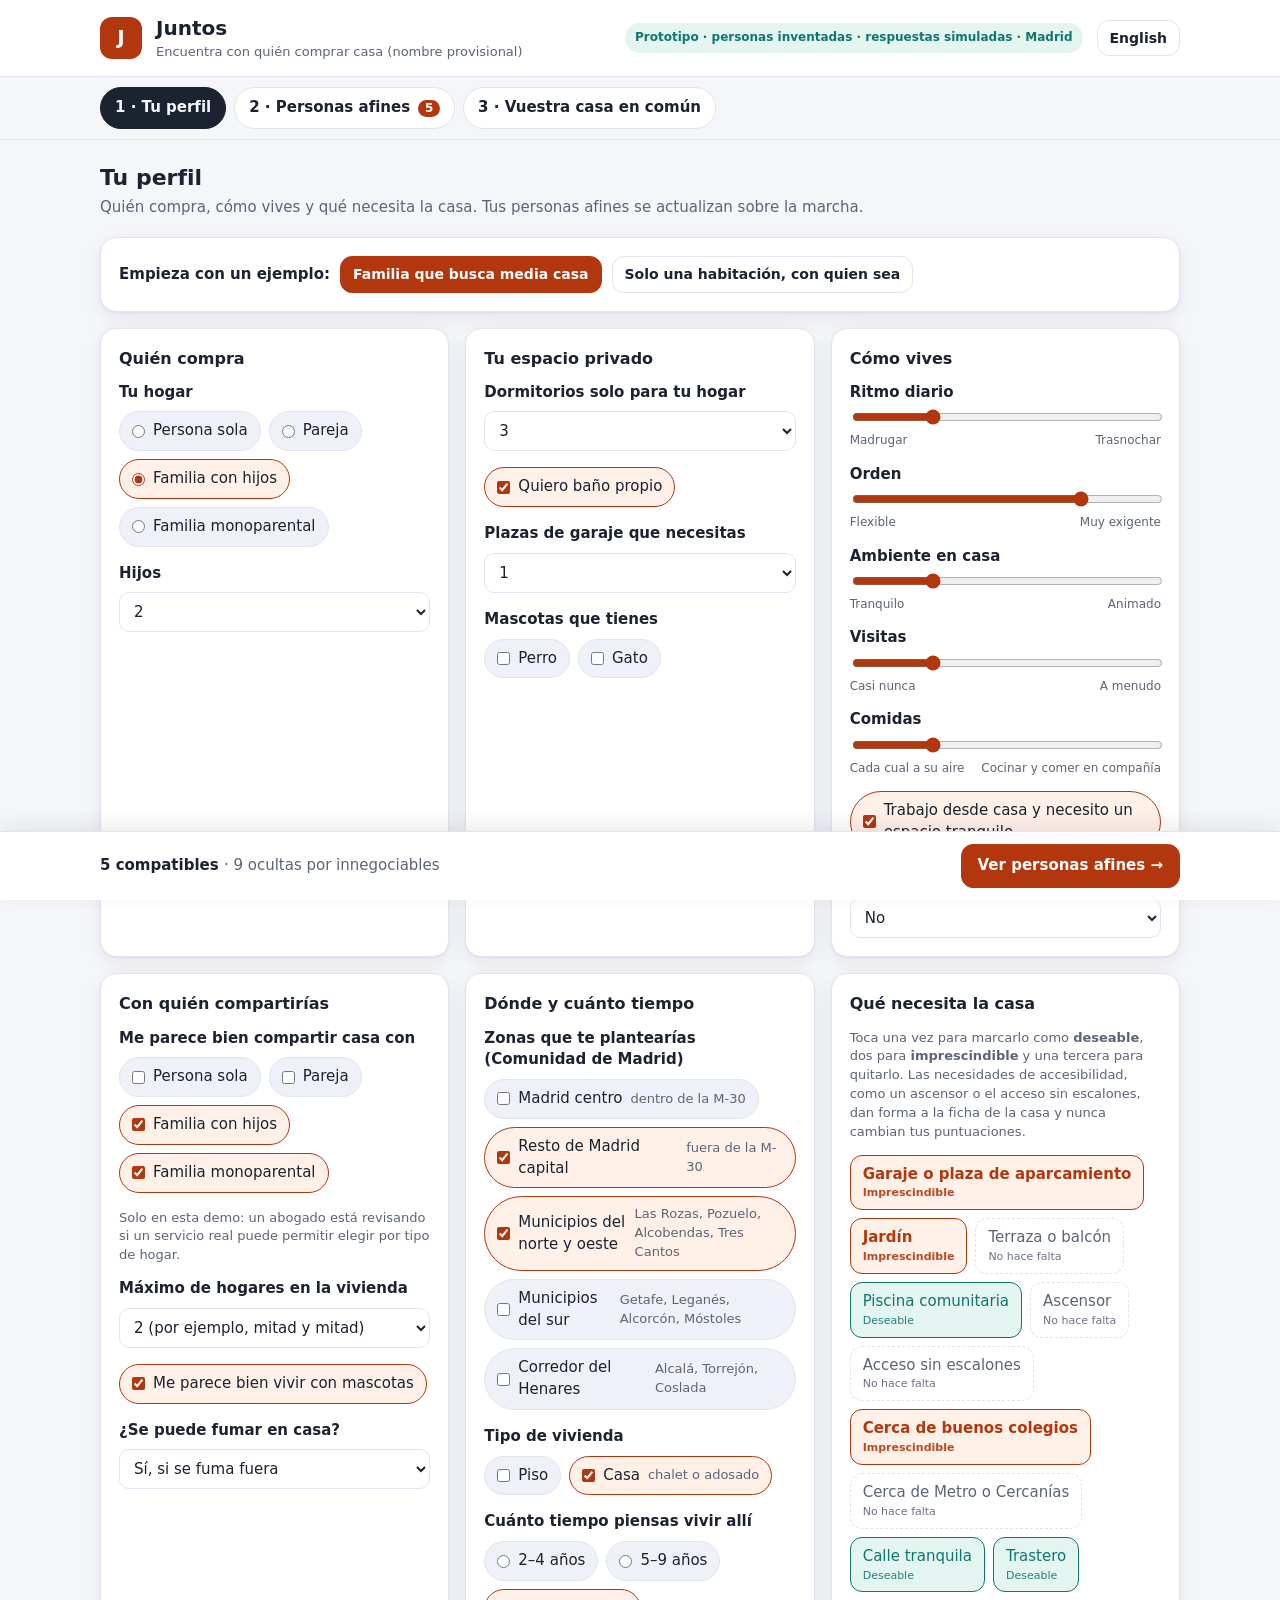
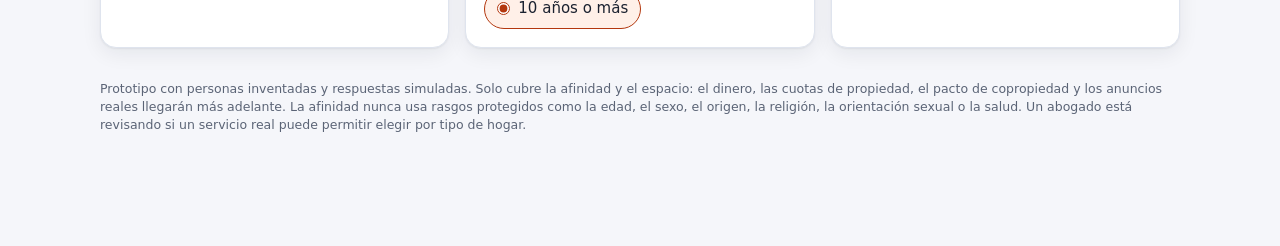
<file: prototype/juntos-co-buying-prototype.html>
<!DOCTYPE html>
<html lang="es">
<head>
<meta charset="utf-8">
<meta name="viewport" content="width=device-width, initial-scale=1">
<meta name="color-scheme" content="light dark">
<title>Juntos – encuentra con quién comprar casa (prototipo)</title>
<style>
:root{
  --bg:#f5f6fa;--surface:#ffffff;--surface-2:#eef1f7;--text:#1b2230;--muted:#5b6476;--border:#dfe4ee;
  --brand:#b3370e;--brand-soft:#fff0e8;--brand-ink:#ffffff;--teal:#0f766e;--teal-soft:#e3f4f1;
  --good:#18794e;--good-bg:#e7f6ee;--warn:#9a5b00;--warn-bg:#fff4e0;--ring-track:#e6e9f0;
  --shadow:0 1px 2px rgba(16,24,40,.06),0 6px 20px rgba(16,24,40,.07);--radius:16px;
  --font:system-ui,-apple-system,"Segoe UI",Roboto,"Helvetica Neue",Arial,sans-serif;
}
@media (prefers-color-scheme: dark){
  :root{--bg:#0e131b;--surface:#161d28;--surface-2:#1e2735;--text:#e8edf4;--muted:#9ba7b9;--border:#2a3546;
    --brand:#ff7a45;--brand-soft:#3a2216;--brand-ink:#1b1209;--teal:#4fd1c5;--teal-soft:#123230;
    --good:#5bd39b;--good-bg:#12302a;--warn:#f3b45f;--warn-bg:#382a14;--ring-track:#273246;
    --shadow:0 1px 2px rgba(0,0,0,.4),0 6px 20px rgba(0,0,0,.3);}
}
*{box-sizing:border-box}
html,body{margin:0}
body{font-family:var(--font);background:var(--bg);color:var(--text);line-height:1.45;font-size:15px;padding-block-end:88px}
button,input,select{font:inherit;color:inherit}
.wrap{max-width:1120px;margin-inline:auto;padding-inline:20px}
header.top{background:var(--surface);border-block-end:1px solid var(--border)}
header.top .wrap{display:flex;align-items:center;gap:14px;padding-block:14px;flex-wrap:wrap}
.logo{inline-size:42px;block-size:42px;border-radius:12px;background:var(--brand);color:var(--brand-ink);display:grid;place-items:center;font-weight:800;font-size:20px}
.brand h1{font-size:20px;margin:0}
.brand p{margin:0;color:var(--muted);font-size:13px}
.badge{margin-inline-start:auto;font-size:12px;color:var(--teal);background:var(--teal-soft);padding:6px 10px;border-radius:999px;font-weight:600}
nav.tabs{position:sticky;inset-block-start:0;z-index:5;background:var(--bg);border-block-end:1px solid var(--border)}
nav.tabs .wrap{display:flex;gap:8px;padding-block:10px;overflow-x:auto}
.tab{appearance:none;border:1px solid var(--border);background:var(--surface);padding:9px 14px;border-radius:999px;font-weight:600;cursor:pointer;white-space:nowrap}
.tab[aria-selected="true"]{background:var(--text);color:var(--bg);border-color:var(--text)}
.tab .count{display:inline-block;min-inline-size:22px;padding:0 6px;margin-inline-start:8px;border-radius:999px;background:var(--brand);color:var(--brand-ink);font-size:12px;text-align:center}
main{padding-block:22px 28px}
h2{font-size:22px;margin:0 0 4px}
h3{font-size:16px;margin:0 0 12px}
h4{font-size:12.5px;margin:18px 0 8px;text-transform:uppercase;letter-spacing:.04em;color:var(--muted)}
.lead{color:var(--muted);margin:0 0 18px}
.hint{color:var(--muted);font-size:13px}
.mt{margin-block-start:16px}
.mb{margin-block-end:22px}
.card{background:var(--surface);border:1px solid var(--border);border-radius:var(--radius);box-shadow:var(--shadow);padding:18px}
.grid{display:grid;gap:16px}
.cols-2{grid-template-columns:repeat(auto-fit,minmax(min(100%,340px),1fr))}
.people{grid-template-columns:repeat(auto-fill,minmax(min(100%,300px),1fr))}
.groups{grid-template-columns:repeat(auto-fit,minmax(min(100%,260px),1fr))}
.presets{display:flex;flex-wrap:wrap;align-items:center;gap:10px}
.field{margin-block-end:16px}
.field:last-child{margin-block-end:0}
.label,.field>label[for]{display:block;font-weight:600;margin-block-end:8px}
.seg{display:flex;flex-wrap:wrap;gap:8px}
.opt{display:inline-flex;align-items:center;gap:8px;border:1px solid var(--border);background:var(--surface-2);padding:8px 12px;border-radius:999px;cursor:pointer;user-select:none}
.opt input{accent-color:var(--brand);margin:0}
.opt:has(input:checked){border-color:var(--brand);background:var(--brand-soft)}
select{inline-size:100%;padding:9px 10px;border-radius:10px;border:1px solid var(--border);background:var(--surface)}
.slider{margin-block-end:14px}
.slider label{display:block;font-weight:600;margin-block-end:4px}
.slider .ends{display:flex;justify-content:space-between;color:var(--muted);font-size:12px}
input[type=range]{inline-size:100%;accent-color:var(--brand)}
.feat{display:flex;flex-wrap:wrap;gap:8px}
.fbtn{border:1px dashed var(--border);background:var(--surface);color:var(--muted);padding:8px 12px;border-radius:12px;cursor:pointer;text-align:start}
.fbtn small{display:block;font-size:11px;opacity:.9}
.fbtn[data-level="nice"]{border-style:solid;border-color:var(--teal);color:var(--teal);background:var(--teal-soft)}
.fbtn[data-level="must"]{border-style:solid;border-color:var(--brand);color:var(--brand);background:var(--brand-soft);font-weight:700}
.btn{appearance:none;border:1px solid var(--border);background:var(--surface);padding:10px 16px;border-radius:12px;font-weight:600;cursor:pointer}
.btn.primary{background:var(--brand);border-color:var(--brand);color:var(--brand-ink)}
.btn.ghost{background:transparent}
.btn.small{padding:7px 12px;font-size:14px}
.btn[disabled]{opacity:.45;cursor:not-allowed}
.spacer{flex:1}
.actionbar{position:fixed;inset-inline:0;inset-block-end:0;background:var(--surface);border-block-start:1px solid var(--border);box-shadow:0 -6px 20px rgba(16,24,40,.08);z-index:6}
.actionbar .wrap{display:flex;align-items:center;gap:12px;padding-block:12px}
.stat{font-weight:700}
.stat span{color:var(--muted);font-weight:400}
.pcard{display:flex;flex-direction:column;gap:12px}
.phead{display:flex;gap:12px;align-items:center}
.avatar{border-radius:50%;display:inline-grid;place-items:center;color:#fff;font-weight:700;flex:none}
.pname{font-weight:700;font-size:16px}
.psub{color:var(--muted);font-size:13px}
.ring{--p:0;inline-size:60px;block-size:60px;border-radius:50%;background:conic-gradient(var(--rc) calc(var(--p) * 1%),var(--ring-track) 0);display:grid;place-items:center;margin-inline-start:auto;flex:none}
.ring b{inline-size:46px;block-size:46px;border-radius:50%;background:var(--surface);display:grid;place-items:center;font-size:14px}
.ring.hi{--rc:var(--good)}
.ring.mid{--rc:var(--teal)}
.ring.lo{--rc:var(--warn)}
.bio{margin:0;font-size:14px}
.facts,.chips{display:flex;flex-wrap:wrap;gap:6px}
.fact{font-size:12px;background:var(--surface-2);border-radius:8px;padding:4px 8px;color:var(--muted)}
.chip{font-size:12.5px;padding:5px 9px;border-radius:999px;line-height:1.25}
.chip.good{background:var(--good-bg);color:var(--good)}
.chip.warn{background:var(--warn-bg);color:var(--warn)}
.together{font-size:13px;background:var(--surface-2);border-radius:10px;padding:8px 10px}
.pactions{display:flex;gap:8px;align-items:center;margin-block-start:auto}
.status{font-size:13px;font-weight:700}
.status.ok{color:var(--good)}
.status.wait{color:var(--muted)}
details summary{cursor:pointer}
details.why summary{color:var(--muted);font-size:13px}
.bars{display:grid;gap:6px;margin-block-start:8px}
.bar{display:grid;grid-template-columns:118px 1fr 40px;gap:8px;align-items:center;font-size:12.5px}
.bar .track{block-size:8px;border-radius:999px;background:var(--surface-2);overflow:hidden}
.bar .fill{block-size:100%;background:var(--teal);border-radius:999px}
.pcard.passed{opacity:.55}
.gcard{display:flex;flex-direction:column;gap:10px}
.stack{display:flex}
.stack .avatar{border:2px solid var(--surface);margin-inline-start:-8px}
.stack .avatar:first-child{margin-inline-start:0}
.gscore{font-size:28px;font-weight:800}
.members{display:flex;flex-wrap:wrap;gap:10px}
.member{display:flex;align-items:center;gap:8px;background:var(--surface-2);border-radius:999px;padding-block:6px;padding-inline:6px 12px}
.member .x{border:none;background:transparent;color:var(--muted);cursor:pointer;font-size:18px;line-height:1;padding:0 2px}
.kpis{display:grid;grid-template-columns:repeat(auto-fit,minmax(120px,1fr));gap:10px}
.kpi{background:var(--surface-2);border-radius:12px;padding:12px}
.kpi .v{font-size:22px;font-weight:800}
.kpi .k{color:var(--muted);font-size:12.5px}
.headline{font-size:18px;font-weight:700;margin:0 0 12px}
.scroll{overflow-x:auto}
table.matrix{border-collapse:collapse;font-size:13px;margin-block-start:14px}
.matrix th,.matrix td{padding:6px 9px;text-align:center;border:1px solid var(--border);white-space:nowrap}
.c-hi{background:var(--good-bg);color:var(--good);font-weight:700}
.c-mid{background:var(--teal-soft);color:var(--teal);font-weight:700}
.c-lo{background:var(--warn-bg);color:var(--warn);font-weight:700}
.c-self{color:var(--muted)}
ul.clean{list-style:none;padding:0;margin:0;display:grid;gap:10px}
ul.clean li{display:flex;gap:10px;align-items:flex-start}
.tag{font-size:11px;font-weight:700;padding:3px 7px;border-radius:6px;white-space:nowrap;flex:none}
.tag.must{background:var(--brand-soft);color:var(--brand)}
.tag.nice{background:var(--teal-soft);color:var(--teal)}
.tag.tip{background:var(--surface-2);color:var(--muted)}
.who{color:var(--muted);font-size:12.5px}
.split{display:flex;block-size:14px;border-radius:999px;overflow:hidden;margin-block:4px 12px}
.split span{display:block;block-size:100%}
.warnbox{background:var(--warn-bg);color:var(--warn);border-color:transparent}
.empty{text-align:center;padding:40px 20px}
.toast{position:fixed;inset-inline:0;inset-block-start:16px;display:flex;justify-content:center;pointer-events:none;z-index:20;padding-inline:16px}
.toast div{background:var(--text);color:var(--bg);padding:10px 16px;border-radius:12px;box-shadow:var(--shadow);font-weight:600;opacity:0;transform:translateY(-8px);transition:opacity .25s,transform .25s;max-inline-size:640px}
.toast div.show{opacity:1;transform:none}
footer.note{color:var(--muted);font-size:12.5px;padding-block:4px 24px}
.sr{position:absolute;inline-size:1px;block-size:1px;overflow:hidden;clip-path:inset(50%);white-space:nowrap}
:focus-visible{outline:3px solid var(--teal);outline-offset:2px}
.notice{background:var(--teal-soft);border-color:transparent}
.notice .row{display:flex;flex-wrap:wrap;gap:10px;align-items:center;margin-block-start:10px}
.range-edit{display:flex;flex-wrap:wrap;gap:12px;align-items:center}
.range-edit input{inline-size:96px;padding:8px 10px;border-radius:10px;border:1px solid var(--border);background:var(--surface)}
.stat .warnline{color:var(--warn);font-weight:700}
@media (max-width:640px){.bar{grid-template-columns:96px 1fr 36px}h2{font-size:19px}.badge{margin-inline-start:0}}
</style>
</head>
<body>
<header class="top"><div class="wrap"><div class="logo" aria-hidden="true">J</div><div class="brand"><h1>Juntos</h1><p id="tagline"></p></div><span class="badge" id="badge"></span><button type="button" class="btn small" id="lang-switch" data-action="lang"></button></div></header>
<nav class="tabs" id="steps"><div class="wrap" id="tabs" role="tablist"></div></nav>
<main class="wrap" id="app" role="tabpanel" aria-labelledby="tab-you"></main>
<footer class="wrap note" id="footnote"></footer>
<div id="actionbar" class="actionbar"><div class="wrap"></div></div>
<div id="toast" class="toast" role="status" aria-live="polite"><div></div></div>
<script>
(function(){
'use strict';
window.addEventListener('error',function(e){document.documentElement.setAttribute('data-error',String(e.message));});
/* ===== LOGIC START ===== */
/* Language: 'es' (Spanish, Spain) or 'en'. Every word users see comes from STR or a {en,es} label. */
let LANG='es';
function setLang(l){LANG=l==='en'?'en':'es';return LANG;}
function tx(v){return v&&typeof v==='object'?(v[LANG]!==undefined?v[LANG]:v.es):(v===undefined?'':v);}
function t(k){const v=STR[LANG][k]!==undefined?STR[LANG][k]:STR.es[k];return typeof v==='function'?v.apply(null,Array.prototype.slice.call(arguments,1)):v;}
function pl(n,one,many){return n+' '+(n===1?one:many);}

const MAX_BEDROOMS=6;
const AREAS=[
  {id:'centre',label:{en:'Central Madrid',es:'Madrid centro'},hint:{en:'inside the M-30',es:'dentro de la M-30'}},
  {id:'city',label:{en:'Rest of Madrid city',es:'Resto de Madrid capital'},hint:{en:'outside the M-30',es:'fuera de la M-30'}},
  {id:'north',label:{en:'North & west towns',es:'Municipios del norte y oeste'},hint:'Las Rozas, Pozuelo, Alcobendas, Tres Cantos'},
  {id:'south',label:{en:'South towns',es:'Municipios del sur'},hint:'Getafe, Leganés, Alcorcón, Móstoles'},
  {id:'east',label:{en:'East corridor',es:'Corredor del Henares'},hint:'Alcalá, Torrejón, Coslada'}
];
const TYPES=[{id:'flat',label:{en:'Flat',es:'Piso'},hint:{en:'piso',es:''}},{id:'house',label:{en:'House',es:'Casa'},hint:{en:'chalet or adosado',es:'chalet o adosado'}}];
const HOUSEHOLDS=[
  {id:'single',label:{en:'Single',es:'Persona sola'},plural:{en:'singles',es:'personas solas'}},
  {id:'couple',label:{en:'Couple',es:'Pareja'},plural:{en:'couples',es:'parejas'}},
  {id:'family',label:{en:'Family with kids',es:'Familia con hijos'},plural:{en:'families with kids',es:'familias con hijos'}},
  {id:'singleParent',label:{en:'Single parent',es:'Familia monoparental'},plural:{en:'single parents',es:'familias monoparentales'}}
];
const FEATURES=[
  {id:'parking',label:{en:'Parking / driveway',es:'Garaje o plaza de aparcamiento'}},
  {id:'garden',label:{en:'Garden',es:'Jardín'}},
  {id:'terrace',label:{en:'Terrace or balcony',es:'Terraza o balcón'}},
  {id:'pool',label:{en:'Shared pool',es:'Piscina comunitaria'}},
  {id:'lift',label:{en:'Lift',es:'Ascensor'}},
  {id:'stepfree',label:{en:'Step-free access',es:'Acceso sin escalones'}},
  {id:'schools',label:{en:'Near good schools',es:'Cerca de buenos colegios'}},
  {id:'transport',label:{en:'Near Metro / Cercanías',es:'Cerca de Metro o Cercanías'}},
  {id:'quiet',label:{en:'Quiet street',es:'Calle tranquila'}},
  {id:'storage',label:{en:'Storage room (trastero)',es:'Trastero'}}
];
const HORIZONS=[{id:'2-4',label:{en:'2–4 years',es:'2–4 años'}},{id:'5-9',label:{en:'5–9 years',es:'5–9 años'}},{id:'10+',label:{en:'10+ years',es:'10 años o más'}}];
const SLIDERS=[
  {id:'sleep',label:{en:'Daily rhythm',es:'Ritmo diario'},lo:{en:'Early bird',es:'Madrugar'},hi:{en:'Night owl',es:'Trasnochar'},w:0.25},
  {id:'tidy',label:{en:'Tidiness',es:'Orden'},lo:{en:'Relaxed',es:'Flexible'},hi:{en:'Very tidy',es:'Muy exigente'},w:0.25},
  {id:'social',label:{en:'Home atmosphere',es:'Ambiente en casa'},lo:{en:'Quiet',es:'Tranquilo'},hi:{en:'Lively',es:'Animado'},w:0.20},
  {id:'guests',label:{en:'Guests over',es:'Visitas'},lo:{en:'Rarely',es:'Casi nunca'},hi:{en:'Often',es:'A menudo'},w:0.15},
  {id:'meals',label:{en:'Meals',es:'Comidas'},lo:{en:'Own thing',es:'Cada cual a su aire'},hi:{en:'Cook and eat together',es:'Cocinar y comer en compañía'},w:0.15}
];
const WEIGHTS={lifestyle:0.50,place:0.20,plans:0.20,home:0.10};
const PART_LABELS={lifestyle:{en:'How you live',es:'Forma de vivir'},place:{en:'Where & what',es:'Dónde y qué'},plans:{en:'Time horizon',es:'Horizonte'},home:{en:'Shared priorities',es:'Prioridades comunes'}};
const ACCESS_FEATURES=['lift','stepfree'];
const NUM_FIELDS=['bedrooms','kids','cars','maxHouseholds','sleep','tidy','social','guests','meals'];
const PET_WORDS={dog:{en:'a dog',es:'un perro'},cat:{en:'a cat',es:'un gato'}};

/* Every sentence users see, in both languages. Spanish uses tú for the user and vosotros for the group, and avoids gendered words where it can. */
const STR={
en:{
  and:'and',or:'or',you:'you',youName:'You',vs:'vs',
  title:'Juntos – find the people to buy a home with (prototype)',
  tagline:'Find the people to buy a home with (working name)',
  badge:'Prototype · made-up people · simulated replies · Madrid',
  footnote:'Prototype with made-up people and simulated replies. It covers matching and space only: money, ownership shares, the co-ownership agreement and real listings come later. Matching never uses protected traits such as age, sex, origin, religion, sexual orientation or health. Whether a real service may let people choose by household type is being checked with a lawyer.',
  steps:'Steps',langOther:'Español',langOtherCode:'es',langOtherAria:'Ver en español',tLang:'Showing the English version',
  kids:n=>pl(n,'kid','kids'),
  hhFamily:(a,k)=>'Family · '+a+' adults + '+k,hhSingleParent:k=>'Single parent + '+k,
  typeBoth:'flat or house',typeNone:'home',
  homeLine:(type,beds)=>beds+'-bedroom '+type,
  bedroomsN:n=>pl(n,'bedroom','bedrooms'),bathsN:n=>pl(n,'bathroom','bathrooms'),parkingN:n=>'parking for '+n,parkingSpaces:n=>pl(n,'parking space','parking spaces'),
  notOpen:p=>"You're not looking to share with "+p,smokeIn:'They smoke indoors',smokeOut:"They smoke outside, and you'd rather nobody smoked",
  petsNo:p=>'They have '+p+', and you said no pets',pickArea:'Pick at least one area',noArea:l=>'No area in common (they want '+l+')',
  pickType:'Pick at least one type of home',onlyType:l=>'They only want a '+l,
  bedsPair:(b,m)=>'Together you would need '+b+' bedrooms; this prototype caps a home at '+m,
  theirsPrivate:"Doesn't fit their own preferences (their reasons stay private)",
  has:p=>'Has '+p,smokesOut:'Smokes (outside only)',smokesIn:'Smokes indoors',
  bothLarks:'Both early birds',bothOwls:'Both night owls',similarRhythm:'Similar daily rhythm',lateHours:'Keeps late hours',veryEarly:'Up very early',
  similarTidy:'Similar tidiness',tidier:'Tidier than you',relaxed:'More relaxed about tidiness',
  cookTogether:'Both love cooking together',ownMeals:'Both like their own mealtimes',mealsDiffer:'Different ideas about shared meals',
  guestsOften:'Often has guests over',guestsRarely:'Rarely has guests over',likesLively:'Likes a lively home',likesQuiet:'Likes a quiet home',
  youWfh:'You work from home; they like a lively home',theyWfh:'They work from home; you like a lively home',
  sameHorizon:l=>'Both planning '+l,diffHorizon:(a,b)=>'Different time horizons ('+a+' vs '+b+')',bothWant:f=>'Both want: '+f,kidsInHome:k=>k+' in the household',
  maxHH:(m,n)=>'At most '+m+' households in the home, for '+n,bedsGroup:(b,m)=>'That needs '+b+' bedrooms; this prototype caps a home at '+m,
  clash:p=>p+' clash on a dealbreaker',noAreaAll:'No area that everyone accepts',noTypeAll:'No type of home that everyone accepts',
  twice:'Someone is listed twice',notMutual:n=>n+" isn't a mutual match with you any more",othersReject:p=>p+" wouldn't both accept each other (simulated)",
  secondLiving:'A second living space (a snug or playroom)',secondWhyKidless:'Gives the adults without kids a calm space while the kids play',secondWhy:'Lets each household have its own downtime',
  bigKitchen:'A big kitchen-diner',bigKitchenWhy:'Most of you like cooking and eating together',
  twoKitchen:'A kitchen where two households can cook at once, with separate fridge shelves',twoKitchenWhy:'You mostly cook your own meals',
  desks:n=>n===1?'A quiet workspace':n+' quiet workspaces',wfhWho:n=>'Working from home: '+n,
  outdoor:'Outdoor space or a park nearby',dogWho:n=>'Dog owners: '+n,
  guestWC:'A guest WC near the living area',guestWCWhy:'Everyone has their own bathroom, so visitors need one',
  keepYours:'Keep your rooms together, ideally on one floor or in one wing.',keepTheirs:n=>'Keep '+n+"'s rooms together, ideally on one floor or in one wing.",
  clusters:n=>'Give each household with several rooms ('+n+') its own cluster: one floor or one wing each.',
  owlsLarks:(o,l)=>'Night owls ('+o+') and early birds ('+l+'): put their bedrooms at opposite ends or on different floors.',
  wfhAway:many=>'Keep the workspace'+(many?'s':'')+' away from the kids’ rooms and the playroom.',
  ensuite:n=>'En-suite bedrooms: '+n+'; the others share a bathroom.',similarNeeds:'Your needs are similar, so draw lots or take turns for first pick of rooms.',
  agCleaning:['Cleaning','A rota, or a cleaner shared between households?','Your tidiness standards differ'],
  agGuests:['Guests','How often people can stay over, and how much notice to give','Very different habits with guests'],
  agHours:['Early & late','Showers, kitchen use and noise late at night or early in the morning','Night owls and early birds under one roof'],
  agQuiet:['Quiet hours','For example 23:00 to 08:00, plus quiet during home-working hours','Lively and quiet people sharing'],
  agFood:['Food','Shared staples or separate shelves? Any regular shared dinners?','Different ideas about shared meals'],
  agPets:['Pets','Which spaces pets can use, and who covers any damage',''],petWho:n=>'Pet owners: '+n,
  agSmoking:['Smoking','Where it is allowed (garden or terrace only?)',''],smokerWho:n=>'Smokers: '+n,
  agKids:['Kids','Noisy-play times, toys in shared spaces, any babysitting swaps','There will be kids in the house'],
  agParking:['Parking','Who uses which space, and where visitors park',''],carsTotal:n=>n+' cars between you',
  agGarden:['Garden & pool','Who looks after them, and when you pay someone instead','You want outdoor space'],
  agDecisions:['Decisions','How you decide on repairs and changes, with a tie-break if you split down the middle','Every group needs this'],
  agExit:['Moving on','Notice period, and how the group chooses a new co-owner','Money and legal detail come later; agree the principle now'],
  tabYou:'1 · Your profile',tabMatches:'2 · Matches',tabHome:'3 · Your home together',srCompatible:'compatible',srInGroup:'households in your group',
  profileH:'Your profile',profileLead:'Who is buying, how you live and what the home needs. Your matches update as you go.',startFrom:'Start from an example:',
  whoBuying:"Who's buying",yourHousehold:'Your household',kidsLabel:'Kids',privateSpace:'Your private space',bedroomsLabel:'Bedrooms just for your household',
  ownBath:'I want my own bathroom',parkingLabel:'Parking spaces you need',petsLabel:'Pets you have',dog:'Dog',cat:'Cat',
  howLive:'How you live',wfhLabel:'I work from home and need a quiet workspace',smokeQ:'Do you smoke?',smokeNo:'No',smokeOutOpt:'Yes, outside only',smokeInOpt:'Yes, indoors too',
  shareWith:"Who you'd share with",happyShare:'Happy to share a home with',demoHousehold:'Demo only: whether a real service may let people choose by household type is being checked with a lawyer.',
  maxHHLabel:'Households in the home, at most',maxHH2:'2 (for example, half each)',maxHH4:'4 (co-living)',okPets:'Happy to live with pets',
  smokersQ:'Smokers in the house',smokersNone:'No smokers',smokersOut:'Fine if they smoke outside',smokersAny:"Don't mind",
  whereHow:'Where and how long',areasLabel:'Areas you would consider (Madrid region)',typesLabel:'Type of home',horizonLabel:'How long you plan to live there',
  needsH:'What the home needs',needsHint:'Tap once for <b>nice to have</b>, twice for <b>must-have</b>, a third time to clear. Accessibility needs, such as a lift or step-free access, shape the home brief and never your match scores.',
  lvMust:'Must-have',lvNice:'Nice to have',lvNone:'Not needed',
  ownBathFact:'own bathroom',sharesBath:'shares a bathroom',wfhFact:'works from home',staying:l=>'staying '+l,
  inGroup:'✓ In your group',remove:'Remove',passedS:'Passed',undo:'Undo',pass:'Pass',like:'♥ Like',mutualS:'✓ Mutual match',simReply:'(simulated reply)',addGroup:'Add to group',likedNo:'Liked · no match',
  ringAria:s=>s+'% compatible (demo score)',together:(line,rest)=>"Together you'd need a <b>"+line+'</b> · '+rest,why:s=>'Why '+s+'%?',
  demoScoreHint:"Demo score with uncalibrated weights: it can't predict how living together will go.",
  weakestAvg:a=>'weakest pair · '+a+'% average',needsIn:(line,areas)=>'Needs a '+line+' in '+areas,previewBtn:'Preview the home',propose:'Propose this group',
  topSugg:'Top suggestion · ',pairOf:'Pair',groupOf:n=>'Group of '+n+' households',
  groupsHint:'Made only from your mutual matches who would also accept each other (simulated). Previewing changes nothing; proposing asks everyone.',
  noGroupYet:'No group works yet among your mutual matches: they clash with each other or with the whole-group checks.',
  groupsAppear:'Groups appear here once you have mutual matches. Like the people you would consider: a group only forms when everyone accepts each other.',
  matchesH:'People who could buy with you',
  matchesLead:n=>n+' compatible '+(n===1?'person':'people')+", best first. Like the ones you'd consider. In this demo their replies are simulated from their own settings; in a real service, a match needs both sides to say yes.",
  howScore:'How the score works',
  howScoreText:"Dealbreakers come first: who you'd share with, smoking, pets, areas, type of home and total bedrooms. Anyone who fails one is hidden, and the other side's reasons stay private. Everyone else gets a demo score: 50% how you live (daily rhythm, tidiness, atmosphere, guests, meals), 20% where and what kind of home, 20% how long you plan to stay and 10% shared priorities for the home. Household type and accessibility needs never change the score. The weights are a first guess, not calibrated. A group is only as strong as its weakest pair. Protected traits are never used.",
  groupsH:'Groups that could work',everyoneH:'Everyone who fits your dealbreakers',nobody:"Nobody passes all your dealbreakers yet. Try more areas, or widen who you'd share with.",
  hiddenN:n=>n+' hidden by dealbreakers',seeWhy:'(see why)',
  homeH:'Your home together',homeEmpty:'Form a group from your mutual matches, or preview a suggested group, to see what a shared home would need.',goMatches:'Go to matches →',
  removeAria:n=>'Remove '+n,attentionLead:'This group needs attention before a home brief can be drawn.',doesntWork:"This group doesn't work as it stands:",
  doesntWorkFix:'Remove someone, or change your profile back, to see the brief again.',
  tagMust:'Must',tagNice:'Nice',mustFor:(m,n)=>'Must-have for '+m+(n?'; nice for '+n:''),niceFor:n=>'Nice to have for '+n,
  headline:(line,baths,cars)=>line+' with '+baths+(cars?' and '+cars:''),
  previewOnly:'Preview only.',previewNote:'Nobody has joined: this is a suggested group from your mutual matches.',closePreview:'Close preview',
  sizeLabel:"Your group's target, useful area in m²",from:'From',to:'to',
  leadPreview:'What this suggested group would need from one home.',leadGroup:'A draft brief for your group: every household would need to approve it before it is used.',
  leadScope:'It covers people and space only: money, ownership shares and the legal agreement come later.',
  fitH:'How well you fit together',weakestK:'Weakest pair: ',compatK:'Compatibility: ',avgOf:n=>'Average of '+n+' pairs',weakDetail:'Weakest pair in detail',breakdown:'Score breakdown',
  demoScores:'Demo scores with uncalibrated weights, and simulated replies.',
  homeNeedH:"The home you'd need",kBeds:'Bedrooms',kBaths:'Bathrooms',kNone:'None',kParking:'Parking spaces',kArea:'Useful area, rough',kAdultsKids:'Adults + kids',kAdults:'Adults',
  areaHint:'A rough starting point to agree together. Listings often quote built area (superficie construida), which is larger than useful area (superficie útil), so compare like with like.',
  whereB:'Where:',mustsH:'Must-haves',nicesH:'Nice to have',worthH:'Worth looking for',tipTag:'Tip',
  roomsH:'Who gets which rooms',roomsOf:(r,b)=>r+' of the '+b+' bedrooms',plusOwnBath:' + own bathroom',placementH:'Room placement',
  illustrative:"Illustrative bedroom allocation only; it doesn't determine ownership, payments or use rights.",
  agreeH:'House agreement starters',agreeHint:"Talk these through before you buy. They're prompts for a lawyer-reviewed agreement, not the agreement itself.",
  barYou:(n,h)=>n+' compatible <span>· '+h+' hidden by dealbreakers</span>',attention:'· ⚑ your group needs attention',seeMatches:'See matches →',
  barGroup:(g,l)=>'Your group: '+pl(g,'household','households')+' <span>· '+l+' liked</span>',seeHome:'See your home together →',editProfile:'Edit your profile',backMatches:'Back to matches',
  tMutual:n=>'Mutual match with '+n+' (simulated reply). You can add them to your group.',tNoMatch:n=>'You liked '+n+'. Their simulated reply: not a match this time.',
  tAlready:n=>n+' is already in your group',tCantAdd:(n,i)=>"Can't add "+n+': '+i,tAdded:n=>n+' added to your group',
  tCantForm:i=>"This group can't form: "+i,pickOne:'pick at least one person',tFormed:'Group formed: everyone accepted (simulated replies)',
  tExample:l=>'Example loaded: '+l,tRemoved:'Removed from your group',tPreview:'Preview only: nobody has joined'
},
es:{
  and:'y',or:'o',you:'tú',youName:'Tú',vs:'frente a',
  title:'Juntos – encuentra con quién comprar casa (prototipo)',
  tagline:'Encuentra con quién comprar casa (nombre provisional)',
  badge:'Prototipo · personas inventadas · respuestas simuladas · Madrid',
  footnote:'Prototipo con personas inventadas y respuestas simuladas. Solo cubre la afinidad y el espacio: el dinero, las cuotas de propiedad, el pacto de copropiedad y los anuncios reales llegarán más adelante. La afinidad nunca usa rasgos protegidos como la edad, el sexo, el origen, la religión, la orientación sexual o la salud. Un abogado está revisando si un servicio real puede permitir elegir por tipo de hogar.',
  steps:'Pasos',langOther:'English',langOtherCode:'en',langOtherAria:'View in English',tLang:'Mostrando la versión en español',
  kids:n=>pl(n,'hijo','hijos'),
  hhFamily:(a,k)=>'Familia · '+a+' adultos + '+k,hhSingleParent:k=>'Familia monoparental · '+k,
  typeBoth:'piso o casa',typeNone:'vivienda',
  homeLine:(type,beds)=>type+' de '+pl(beds,'dormitorio','dormitorios'),
  bedroomsN:n=>pl(n,'dormitorio','dormitorios'),bathsN:n=>pl(n,'baño','baños'),parkingN:n=>pl(n,'plaza de garaje','plazas de garaje'),parkingSpaces:n=>pl(n,'plaza de garaje','plazas de garaje'),
  notOpen:p=>'No buscas compartir con '+p,smokeIn:'Fuma dentro de casa',smokeOut:'Fuma fuera, y prefieres que no fume nadie',
  petsNo:p=>'Tiene '+p+', y prefieres vivir sin mascotas',pickArea:'Elige al menos una zona',noArea:l=>'Ninguna zona en común (busca en '+l+')',
  pickType:'Elige al menos un tipo de vivienda',onlyType:l=>'Solo busca '+l,
  bedsPair:(b,m)=>'Sumáis '+b+' dormitorios; este prototipo admite como máximo '+m+' por vivienda',
  theirsPrivate:'No encaja con sus propias preferencias (sus motivos son privados)',
  has:p=>'Tiene '+p,smokesOut:'Fuma (solo fuera)',smokesIn:'Fuma dentro de casa',
  bothLarks:'Os gusta madrugar',bothOwls:'Os gusta trasnochar',similarRhythm:'Ritmo diario parecido',lateHours:'Se acuesta tarde',veryEarly:'Madruga mucho',
  similarTidy:'Orden parecido',tidier:'Más exigente con el orden',relaxed:'Menos exigente con el orden',
  cookTogether:'Os encanta cocinar en compañía',ownMeals:'Preferís comer cada cual a su aire',mealsDiffer:'Ideas distintas sobre las comidas compartidas',
  guestsOften:'Recibe visitas a menudo',guestsRarely:'Casi nunca recibe visitas',likesLively:'Le gusta una casa animada',likesQuiet:'Le gusta una casa tranquila',
  youWfh:'Teletrabajas y le gusta una casa animada',theyWfh:'Teletrabaja y a ti te gusta una casa animada',
  sameHorizon:l=>'Mismo horizonte: '+l,diffHorizon:(a,b)=>'Horizontes distintos ('+a+' frente a '+b+')',bothWant:f=>'Prioridad común: '+f.toLowerCase(),kidsInHome:k=>k+' en su hogar',
  maxHH:(m,n)=>'Máximo de '+m+' hogares en la vivienda, según '+n,bedsGroup:(b,m)=>'Hacen falta '+b+' dormitorios; este prototipo admite como máximo '+m+' por vivienda',
  clash:p=>p+' chocan en un innegociable',noAreaAll:'Ninguna zona que acepte todo el grupo',noTypeAll:'Ningún tipo de vivienda que acepte todo el grupo',
  twice:'Alguien aparece dos veces',notMutual:n=>'Ya no hay match mutuo entre '+n+' y tú',othersReject:p=>p+' no se aceptarían mutuamente (simulado)',
  secondLiving:'Una segunda zona de estar (salita o cuarto de juegos)',secondWhyKidless:'Da a los adultos sin hijos un espacio tranquilo mientras los niños juegan',secondWhy:'Cada hogar tiene su propio rato de descanso',
  bigKitchen:'Una cocina grande con zona de comedor',bigKitchenWhy:'A la mayoría os gusta cocinar y comer en compañía',
  twoKitchen:'Una cocina donde puedan cocinar dos hogares a la vez, con baldas separadas en la nevera',twoKitchenWhy:'Soléis cocinar cada cual lo suyo',
  desks:n=>n===1?'Un espacio de trabajo tranquilo':n+' espacios de trabajo tranquilos',wfhWho:n=>'Trabajo desde casa: '+n,
  outdoor:'Espacio exterior o un parque cerca',dogWho:n=>'Con perro: '+n,
  guestWC:'Un aseo de cortesía junto a la zona de estar',guestWCWhy:'Cada hogar tiene su propio baño, así que las visitas necesitan uno',
  keepYours:'Mantén tus habitaciones juntas, a ser posible en la misma planta o en la misma ala.',keepTheirs:n=>'Mantén juntas las habitaciones de '+n+', a ser posible en la misma planta o en la misma ala.',
  clusters:n=>'Da a cada hogar con varias habitaciones ('+n+') su propia zona: una planta o un ala para cada hogar.',
  owlsLarks:(o,l)=>'Quien trasnocha ('+o+') y quien madruga ('+l+'): poned sus dormitorios en extremos opuestos o en plantas distintas.',
  wfhAway:many=>(many?'Alejad los espacios de trabajo':'Alejad el espacio de trabajo')+' de los dormitorios de los niños y del cuarto de juegos.',
  ensuite:n=>'Dormitorios con baño propio: '+n+'; el resto comparte baño.',similarNeeds:'Vuestras necesidades se parecen: echadlo a suertes o turnaos para elegir habitación.',
  agCleaning:['Limpieza','¿Turnos de limpieza, o una persona que limpie, pagada entre todos los hogares?','Vuestros niveles de orden son distintos'],
  agGuests:['Visitas','Con qué frecuencia puede quedarse alguien a dormir y con cuánta antelación avisar','Costumbres muy distintas con las visitas'],
  agHours:['Horarios','Duchas, uso de la cocina y ruido a última hora de la noche o a primera de la mañana','Gente que trasnocha y gente que madruga bajo el mismo techo'],
  agQuiet:['Horas de silencio','Por ejemplo, de 23:00 a 08:00, y silencio durante las horas de teletrabajo','Conviven personas animadas y tranquilas'],
  agFood:['Comida','¿Básicos compartidos o baldas separadas? ¿Alguna cena en común fija?','Ideas distintas sobre las comidas compartidas'],
  agPets:['Mascotas','Qué espacios pueden usar las mascotas y quién paga los posibles daños',''],petWho:n=>'Con mascotas: '+n,
  agSmoking:['Tabaco','Dónde se puede fumar (¿solo en el jardín o en la terraza?)',''],smokerWho:n=>'Quién fuma: '+n,
  agKids:['Niños','Horarios para jugar con ruido, juguetes en las zonas comunes, turnos para cuidar de los niños','Habrá niños en casa'],
  agParking:['Aparcamiento','Quién usa cada plaza y dónde aparcan las visitas',''],carsTotal:n=>n+' coches en total',
  agGarden:['Jardín y piscina','Quién se ocupa de su cuidado y cuándo conviene pagar a alguien','Queréis espacio exterior'],
  agDecisions:['Decisiones','Cómo decidís reparaciones y cambios, y cómo se desempata si estáis divididos a partes iguales','Todo grupo lo necesita'],
  agExit:['Salida','Plazo de preaviso y cómo elige el grupo a quien entre como nueva persona copropietaria','El dinero y los detalles legales llegarán después; acordad ahora el principio'],
  tabYou:'1 · Tu perfil',tabMatches:'2 · Personas afines',tabHome:'3 · Vuestra casa en común',srCompatible:'compatibles',srInGroup:'hogares en tu grupo',
  profileH:'Tu perfil',profileLead:'Quién compra, cómo vives y qué necesita la casa. Tus personas afines se actualizan sobre la marcha.',startFrom:'Empieza con un ejemplo:',
  whoBuying:'Quién compra',yourHousehold:'Tu hogar',kidsLabel:'Hijos',privateSpace:'Tu espacio privado',bedroomsLabel:'Dormitorios solo para tu hogar',
  ownBath:'Quiero baño propio',parkingLabel:'Plazas de garaje que necesitas',petsLabel:'Mascotas que tienes',dog:'Perro',cat:'Gato',
  howLive:'Cómo vives',wfhLabel:'Trabajo desde casa y necesito un espacio tranquilo',smokeQ:'¿Fumas?',smokeNo:'No',smokeOutOpt:'Sí, solo fuera',smokeInOpt:'Sí, también dentro',
  shareWith:'Con quién compartirías',happyShare:'Me parece bien compartir casa con',demoHousehold:'Solo en esta demo: un abogado está revisando si un servicio real puede permitir elegir por tipo de hogar.',
  maxHHLabel:'Máximo de hogares en la vivienda',maxHH2:'2 (por ejemplo, mitad y mitad)',maxHH4:'4 (coliving)',okPets:'Me parece bien vivir con mascotas',
  smokersQ:'¿Se puede fumar en casa?',smokersNone:'Prefiero que no fume nadie',smokersOut:'Sí, si se fuma fuera',smokersAny:'Me da igual',
  whereHow:'Dónde y cuánto tiempo',areasLabel:'Zonas que te plantearías (Comunidad de Madrid)',typesLabel:'Tipo de vivienda',horizonLabel:'Cuánto tiempo piensas vivir allí',
  needsH:'Qué necesita la casa',needsHint:'Toca una vez para marcarlo como <b>deseable</b>, dos para <b>imprescindible</b> y una tercera para quitarlo. Las necesidades de accesibilidad, como un ascensor o el acceso sin escalones, dan forma a la ficha de la casa y nunca cambian tus puntuaciones.',
  lvMust:'Imprescindible',lvNice:'Deseable',lvNone:'No hace falta',
  ownBathFact:'baño propio',sharesBath:'comparte baño',wfhFact:'teletrabaja',staying:l=>'horizonte: '+l,
  inGroup:'✓ En tu grupo',remove:'Quitar',passedS:'Descartado',undo:'Deshacer',pass:'Pasar',like:'♥ Me interesa',mutualS:'✓ Match mutuo',simReply:'(respuesta simulada)',addGroup:'Añadir al grupo',likedNo:'Te interesa · sin match',
  ringAria:s=>s+'% de compatibilidad (puntuación de demo)',together:(line,rest)=>'Para vivir en común necesitaríais: <b>'+line+'</b> · '+rest,why:s=>'¿Por qué '+s+'%?',
  demoScoreHint:'Puntuación de demo con pesos sin calibrar: no puede predecir cómo irá la convivencia.',
  weakestAvg:a=>'pareja más débil · '+a+'% de media',needsIn:(line,areas)=>'Necesita: '+line+' en '+areas,previewBtn:'Ver la casa',propose:'Proponer este grupo',
  topSugg:'Mejor sugerencia · ',pairOf:'Dos hogares',groupOf:n=>'Grupo de '+n+' hogares',
  groupsHint:'Formados solo con tus matches mutuos que también se aceptarían entre sí (simulado). Ver la casa no cambia nada; al proponer el grupo, se pregunta a cada persona.',
  noGroupYet:'Todavía no hay ningún grupo posible entre tus matches mutuos: chocan entre sí o con las comprobaciones de grupo.',
  groupsAppear:'Los grupos aparecen aquí cuando tienes matches mutuos. Marca «Me interesa» en las personas que te plantearías: un grupo solo se forma si cada persona acepta a las demás.',
  matchesH:'Personas con quienes podrías comprar',
  matchesLead:n=>(n===1?'1 persona compatible':n+' personas compatibles')+', de más a menos afín. Marca «Me interesa» en las que te plantearías. En esta demo sus respuestas se simulan a partir de sus propios ajustes; en un servicio real, un match necesita el sí de las dos partes.',
  howScore:'Cómo funciona la puntuación',
  howScoreText:'Primero van los innegociables: con quién compartirías, tabaco, mascotas, zonas, tipo de vivienda y número total de dormitorios. Quien no cumple alguno queda oculto, y los motivos de la otra parte son privados. El resto recibe una puntuación de demo: un 50 % por cómo vivís (ritmo diario, orden, ambiente, visitas, comidas), un 20 % por dónde y qué tipo de vivienda, un 20 % por cuánto tiempo pensáis quedaros y un 10 % por las prioridades comunes para la casa. El tipo de hogar y las necesidades de accesibilidad nunca cambian la puntuación. Los pesos son una primera estimación, sin calibrar. Un grupo es tan fuerte como su pareja más débil. Nunca se usan rasgos protegidos.',
  groupsH:'Grupos que podrían funcionar',everyoneH:'Todas las personas que cumplen tus innegociables',nobody:'Todavía nadie cumple todos tus innegociables. Prueba con más zonas o amplía con quién compartirías.',
  hiddenN:n=>(n===1?'1 persona oculta':n+' personas ocultas')+' por innegociables',seeWhy:'(ver por qué)',
  homeH:'Vuestra casa en común',homeEmpty:'Forma un grupo con tus matches mutuos, o mira un grupo sugerido, para ver qué necesitaría una casa compartida.',goMatches:'Ir a personas afines →',
  removeAria:n=>'Quitar a '+n,attentionLead:'Este grupo necesita atención antes de poder preparar la ficha de la casa.',doesntWork:'Este grupo no funciona tal como está:',
  doesntWorkFix:'Quita a alguien del grupo, o deshaz el cambio en tu perfil, para volver a ver la ficha.',
  tagMust:'Imprescindible',tagNice:'Deseable',mustFor:(m,n)=>'Imprescindible: '+m+(n?'; deseable: '+n:''),niceFor:n=>'Deseable: '+n,
  headline:(line,baths,cars)=>line+' con '+baths+(cars?' y '+cars:''),
  previewOnly:'Solo vista previa.',previewNote:'Nadie se ha unido: es un grupo sugerido a partir de tus matches mutuos.',closePreview:'Cerrar vista previa',
  sizeLabel:'Superficie útil que busca tu grupo, en m²',from:'De',to:'a',
  leadPreview:'Lo que necesitaría este grupo sugerido de una sola vivienda.',leadGroup:'Borrador de ficha para tu grupo: cada hogar tendría que aprobarla antes de usarla.',
  leadScope:'Solo cubre personas y espacio: el dinero, las cuotas de propiedad y el pacto legal llegarán más adelante.',
  fitH:'Cómo encajáis',weakestK:'Pareja más débil: ',compatK:'Compatibilidad: ',avgOf:n=>'Media de '+n+' parejas',weakDetail:'La pareja más débil, en detalle',breakdown:'Desglose de la puntuación',
  demoScores:'Puntuaciones de demo con pesos sin calibrar, y respuestas simuladas.',
  homeNeedH:'La casa que necesitaríais',kBeds:'Dormitorios',kBaths:'Baños',kNone:'Ninguna',kParking:'Plazas de garaje',kArea:'Superficie útil, aprox.',kAdultsKids:'Adultos + niños',kAdults:'Adultos',
  areaHint:'Un punto de partida aproximado para acordarlo entre todos. Los anuncios suelen indicar la superficie construida, que es mayor que la útil, así que compara siempre la misma medida.',
  whereB:'Dónde:',mustsH:'Imprescindibles',nicesH:'Deseables',worthH:'Conviene buscar',tipTag:'Idea',
  roomsH:'Quién ocupa cada dormitorio',roomsOf:(r,b)=>r+' de los '+b+' dormitorios',plusOwnBath:' + baño propio',placementH:'Dónde va cada dormitorio',
  illustrative:'Reparto de dormitorios solo orientativo: no determina la propiedad, los pagos ni los derechos de uso.',
  agreeH:'Temas para el acuerdo de convivencia',agreeHint:'Habladlo antes de comprar. Son ideas para un acuerdo revisado por un abogado, no el acuerdo en sí.',
  barYou:(n,h)=>(n===1?'1 compatible':n+' compatibles')+' <span>· '+(h===1?'1 oculta':h+' ocultas')+' por innegociables</span>',attention:'· ⚑ tu grupo necesita atención',seeMatches:'Ver personas afines →',
  barGroup:(g,l)=>'Tu grupo: '+pl(g,'hogar','hogares')+' <span>· '+(l===1?'1 persona te interesa':l+' personas te interesan')+'</span>',seeHome:'Ver vuestra casa en común →',editProfile:'Editar tu perfil',backMatches:'Volver a personas afines',
  tMutual:n=>'Match mutuo con '+n+' (respuesta simulada). Ya puedes añadir a '+n+' a tu grupo.',tNoMatch:n=>'Te interesa '+n+'. Su respuesta simulada: esta vez no hay match.',
  tAlready:n=>n+' ya está en tu grupo',tCantAdd:(n,i)=>'No se puede añadir a '+n+': '+i,tAdded:n=>'Has añadido a '+n+' a tu grupo',
  tCantForm:i=>'Este grupo no puede formarse: '+i,pickOne:'elige al menos a una persona',tFormed:'Grupo formado: cada persona ha aceptado (respuestas simuladas)',
  tExample:l=>'Ejemplo cargado: '+l,tRemoved:'Se ha quitado del grupo',tPreview:'Solo vista previa: nadie se ha unido'
}
};

function P(o){
  return Object.assign({id:'',name:'',household:'single',adults:1,kids:0,bedrooms:1,privateBath:false,cars:0,pets:[],acceptsPets:true,
    smoking:'no',acceptsSmoking:'outside',sleep:3,tidy:3,social:3,guests:3,meals:3,wfh:false,horizon:'5-9',
    areas:['centre','city'],types:['flat','house'],needs:{},open:['single','couple','family','singleParent'],
    maxHouseholds:3,pickiness:60,color:'#495057',bio:''},o);
}

const PROFILES=[
  P({id:'marta',name:'Marta & Javi',household:'family',adults:2,kids:2,bedrooms:3,privateBath:true,cars:1,
    sleep:3,tidy:4,social:2,guests:3,meals:4,horizon:'10+',areas:['north','city'],types:['house'],
    needs:{parking:'must',garden:'must',schools:'must',pool:'nice'},open:['family','singleParent','couple'],maxHouseholds:2,pickiness:65,color:'#b3370e',
    bio:{en:'Teacher and engineer with two kids. We want a garden and good schools, and would happily split a big chalet with another family.',
      es:'Somos maestra e ingeniero, con dos hijos. Queremos jardín y buenos colegios, y compartiríamos encantados un chalet grande con otra familia.'}}),
  P({id:'laura',name:'Laura',household:'singleParent',kids:1,bedrooms:2,cars:1,pets:['cat'],acceptsSmoking:'none',
    sleep:2,tidy:4,social:2,guests:1,meals:3,wfh:true,horizon:'10+',areas:['north','city','centre'],
    needs:{schools:'must',transport:'must',garden:'nice',quiet:'nice'},maxHouseholds:3,pickiness:62,color:'#0f766e',
    bio:{en:'Single mum with one son. I work from home as a translator. A calm house and early nights.',
      es:'Madre sola con un hijo. Trabajo desde casa como traductora. Una casa tranquila y a dormir temprano.'}}),
  P({id:'diego',name:'Diego',sleep:5,tidy:3,social:2,guests:2,meals:2,areas:['centre','city','south'],
    needs:{transport:'must'},maxHouseholds:4,color:'#7048e8',
    bio:{en:'Night-shift nurse at La Paz, so I sleep during the day. Quiet and easy-going. I just need a room near the Metro.',
      es:'Enfermero del turno de noche en La Paz, así que duermo de día. Tranquilo y fácil de llevar. Solo necesito una habitación cerca del Metro.'}}),
  P({id:'lucia',name:'Lucía',privateBath:true,acceptsPets:false,acceptsSmoking:'none',sleep:2,tidy:5,social:3,guests:2,meals:4,wfh:true,
    types:['flat'],needs:{lift:'must',transport:'must',terrace:'nice'},open:['single','couple'],pickiness:66,color:'#c2255c',
    bio:{en:'Product designer, remote three days a week. I love cooking for housemates. Prefers a home without pets.',
      es:'Diseñadora de producto, teletrabajo tres días a la semana. Me encanta cocinar para la gente con la que vivo. Prefiero una casa sin mascotas.'}}),
  P({id:'sofia',name:'Sofía & Pablo',household:'couple',adults:2,bedrooms:2,privateBath:true,cars:1,pets:['dog'],
    sleep:3,tidy:3,social:4,guests:4,meals:4,wfh:true,areas:['north','east','city'],types:['house'],
    needs:{garden:'must',parking:'must',pool:'nice',terrace:'nice'},open:['couple','single','family'],pickiness:64,color:'#1971c2',
    bio:{en:'Architect and chef with a very friendly labrador. Big Sunday lunches and friends over often. Our second bedroom is a studio.',
      es:'Arquitecta y cocinero, con un labrador muy cariñoso. Grandes comidas los domingos y amigos en casa a menudo. Nuestro segundo dormitorio es un estudio.'}}),
  P({id:'tom',name:'Tom',privateBath:true,wfh:true,
    needs:{transport:'must',terrace:'nice',storage:'nice'},maxHouseholds:4,pickiness:58,color:'#2a7a38',
    bio:{en:'Software engineer, four years in Madrid. Five-a-side at weekends, otherwise low-key.',
      es:'Ingeniero de software, cuatro años en Madrid. Fútbol sala los fines de semana; por lo demás, vida tranquila.'}}),
  P({id:'carmen',name:'Carmen',household:'singleParent',kids:1,bedrooms:2,privateBath:true,cars:1,smoking:'outside',
    sleep:2,tidy:4,social:2,guests:2,meals:2,horizon:'10+',areas:['south','city'],
    needs:{parking:'must',quiet:'must',lift:'nice'},maxHouseholds:2,pickiness:63,color:'#a85500',
    bio:{en:'Nurse manager, living with my daughter. We want stability and a quiet street. I smoke, outside only.',
      es:'Supervisora de enfermería; vivo con mi hija. Buscamos estabilidad y una calle tranquila. Fumo, solo fuera.'}}),
  P({id:'raul',name:'Raúl',acceptsSmoking:'any',sleep:5,tidy:2,social:5,guests:5,meals:3,horizon:'2-4',areas:['centre'],types:['flat'],
    needs:{transport:'must'},open:['single','couple'],maxHouseholds:4,pickiness:55,color:'#5f3dc4',
    bio:{en:'Session guitarist (I practise with headphones, promise). Night owl, friends round a lot.',
      es:'Guitarrista de sesión (ensayo con cascos, lo prometo). Noctámbulo, con amigos en casa a menudo.'}}),
  P({id:'ana',name:'Ana & Bea',household:'couple',adults:2,privateBath:true,pets:['cat'],acceptsSmoking:'none',
    sleep:2,tidy:4,social:3,guests:3,meals:4,horizon:'10+',types:['flat'],
    needs:{lift:'must',terrace:'must',transport:'must'},open:['single','couple'],pickiness:65,color:'#0b7285',
    bio:{en:'Physio and civil servant. Plant people with one elderly cat. Looking for a long-term home with a terrace.',
      es:'Fisio y funcionaria. Nos encantan las plantas y tenemos un gato mayor. Buscamos una casa para muchos años, con terraza.'}}),
  P({id:'andres',name:'Andrés',household:'singleParent',kids:2,bedrooms:2,cars:1,sleep:2,tidy:3,social:2,guests:2,meals:2,
    areas:['south','east','city'],needs:{parking:'must',garden:'nice',schools:'nice'},color:'#a61e4d',
    bio:{en:'Logistics manager. My two kids stay every other weekend, so I need a second bedroom and some outdoor space.',
      es:'Responsable de logística. Mis dos hijos están conmigo fines de semana alternos, así que necesito un segundo dormitorio y algo de espacio exterior.'}}),
  P({id:'irene',name:'Irene',pets:['dog'],sleep:3,tidy:3,social:4,guests:3,meals:5,wfh:true,areas:['city','north','east'],
    needs:{transport:'must',garden:'nice'},maxHouseholds:4,pickiness:58,color:'#364fc7',
    bio:{en:'Freelance illustrator with a small, calm dog called Lola. I will cook paella for the whole house.',
      es:'Ilustradora autónoma, con una perrita pequeña y tranquila que se llama Lola. Haré paella para toda la casa.'}}),
  P({id:'elena',name:'Elena & Javier',household:'family',adults:2,kids:1,bedrooms:2,privateBath:true,cars:2,acceptsPets:false,acceptsSmoking:'none',
    sleep:1,tidy:4,social:2,guests:2,meals:2,wfh:true,horizon:'10+',areas:['north','east'],types:['house'],
    needs:{parking:'must',garden:'must',schools:'nice',pool:'nice',stepfree:'nice'},open:['family','couple','singleParent'],maxHouseholds:2,pickiness:66,color:'#087f5b',
    bio:{en:'New parents. We want a chalet with a garden and room for two cars. Up early, in bed early.',
      es:'Acabamos de ser padres. Queremos un chalet con jardín y sitio para dos coches. Madrugamos y nos acostamos temprano.'}}),
  P({id:'nuria',name:'Nuria',privateBath:true,acceptsSmoking:'none',sleep:1,tidy:5,social:1,guests:1,meals:2,horizon:'10+',types:['flat'],
    needs:{lift:'must',stepfree:'must',transport:'must',quiet:'must'},open:['single','couple'],pickiness:75,color:'#9c36b5',
    bio:{en:'Former teacher. Early riser, reading, choir on Thursdays. Looking for calm, considerate housemates for the long run.',
      es:'Maestra jubilada. Madrugo, leo y canto en un coro los jueves. Busco gente tranquila y considerada con quien convivir muchos años.'}}),
  P({id:'karim',name:'Karim',cars:1,smoking:'outside',tidy:4,guests:2,areas:['south','east','city'],
    needs:{parking:'must',storage:'nice'},maxHouseholds:4,pickiness:58,color:'#495057',
    bio:{en:'Electrician, happy to fix things around the house. I smoke, outside only. Weekend mountain biker, so bike storage is a plus.',
      es:'Electricista: encantado de arreglar cosas de la casa. Fumo, solo fuera. Bici de montaña los fines de semana, así que un sitio para guardarla es un plus.'}})
];

const PRESETS={
  family:{label:{en:'Family wanting half a house',es:'Familia que busca media casa'},user:P({id:'you',name:'',household:'family',adults:2,kids:2,bedrooms:3,privateBath:true,cars:1,
    sleep:2,tidy:4,social:2,guests:2,meals:2,wfh:true,horizon:'10+',areas:['north','city'],types:['house'],
    needs:{parking:'must',garden:'must',schools:'must',quiet:'nice',pool:'nice',storage:'nice'},open:['family','singleParent'],maxHouseholds:2,color:'#1b2230'})},
  room:{label:{en:'Just a room, open to anyone',es:'Solo una habitación, con quien sea'},user:P({id:'you',name:'',household:'single',
    areas:['centre','city','north','south','east'],needs:{transport:'must'},maxHouseholds:4,color:'#1b2230'})}
};

function byId(id){return PROFILES.find(p=>p.id===id);}
function hh(id){return HOUSEHOLDS.find(h=>h.id===id)||HOUSEHOLDS[0];}
function inter(a,b){return a.filter(x=>b.indexOf(x)>=0);}
function clamp(x,a,b){return Math.max(a,Math.min(b,x));}
function sum(arr,f){return arr.reduce((s,m)=>s+f(m),0);}
/* Spanish: "y" becomes "e" before an /i/ sound (Irene, hijos) and "o" becomes "u" before an /o/ sound */
function conj(word,next){if(LANG!=='es')return word;const s=String(next).toLowerCase();if(word==='y'&&/^h?[ií](?![aeiouáéó])/.test(s))return 'e';if(word==='o'&&/^h?[oó]/.test(s))return 'u';return word;}
function listJoin(items,word){items=items.filter(Boolean);if(items.length<=1)return items.join('');const last=items[items.length-1];return items.slice(0,-1).join(', ')+' '+conj(word,last)+' '+last;}
function listAnd(items){return listJoin(items,t('and'));}
function listOr(items){return listJoin(items,t('or'));}
function cap(s){return s?s.charAt(0).toUpperCase()+s.slice(1):s;}
/* The user's display name depends on the language; everyone else keeps their own name */
function dn(m){return m.id==='you'?t('youName'):m.name;}
function nm(m){return m.id==='you'?t('you'):m.name;}
/* "Laura and you" / "Laura y tú": the user goes last */
function names(arr){return listAnd(arr.filter(m=>m.id!=='you').concat(arr.filter(m=>m.id==='you')).map(nm));}
function areaLabel(id){const a=AREAS.find(x=>x.id===id);return a?tx(a.label):id;}
function typeLabel(id){const x=TYPES.find(y=>y.id===id);return x?tx(x.label):id;}
function featLabel(id){const f=FEATURES.find(x=>x.id===id);return f?tx(f.label):id;}
function hIndex(p){const i=HORIZONS.findIndex(h=>h.id===p.horizon);return i<0?1:i;}
function hLabel(p){return tx(HORIZONS[hIndex(p)].label);}
function hhLabel(p){
  if(p.household==='family')return t('hhFamily',p.adults,t('kids',p.kids));
  if(p.household==='singleParent')return t('hhSingleParent',t('kids',p.kids));
  return tx(hh(p.household).label);
}
function initials(n){if(n===STR.en.youName||n===STR.es.youName)return n;const parts=n.split(' & ');return parts.length>1?parts.map(s=>s.trim().charAt(0)).join(''):n.charAt(0);}
function smokeAccepts(acc,s){return s==='no'||(s==='outside'&&acc!=='none')||(s==='inside'&&acc==='any');}
function petsOk(acc,pets){return !pets.length||acc;}
function petText(pets){return listAnd(pets.map(p=>tx(PET_WORDS[p])||p));}
function homeType(types){return types.length===1?typeLabel(types[0]).toLowerCase():(types.length?t('typeBoth'):t('typeNone'));}
function homeLine(hb){return t('homeLine',hb.type,hb.beds);}

/* Dealbreakers: checked both ways, from a's point of view. The other side's reasons stay private. */
function hard(a,b){
  const mine=[],theirs=[],both=[];
  if(a.open.indexOf(b.household)<0)mine.push(t('notOpen',tx(hh(b.household).plural)));
  if(b.open.indexOf(a.household)<0)theirs.push('household');
  if(!smokeAccepts(a.acceptsSmoking,b.smoking))mine.push(b.smoking==='inside'?t('smokeIn'):t('smokeOut'));
  if(!smokeAccepts(b.acceptsSmoking,a.smoking))theirs.push('smoking');
  if(!petsOk(a.acceptsPets,b.pets))mine.push(t('petsNo',petText(b.pets)));
  if(!petsOk(b.acceptsPets,a.pets))theirs.push('pets');
  if(!a.areas.length)mine.push(t('pickArea'));
  else if(!inter(a.areas,b.areas).length)both.push(t('noArea',listOr(b.areas.map(areaLabel))));
  if(!a.types.length)mine.push(t('pickType'));
  else if(!inter(a.types,b.types).length)both.push(t('onlyType',listOr(b.types.map(x=>typeLabel(x).toLowerCase()))));
  const beds=a.bedrooms+b.bedrooms;
  if(beds>MAX_BEDROOMS)both.push(t('bedsPair',beds,MAX_BEDROOMS));
  const reasons=mine.concat(both);
  if(theirs.length)reasons.push(t('theirsPrivate'));
  return {ok:!(mine.length||theirs.length||both.length),reasons:reasons,mine:mine,theirs:theirs,both:both};
}

/* Shared priorities for the home. Accessibility needs are left out: they shape the brief, never the score. No wish-list is neutral. */
function homeScore(a,b){
  const keys=x=>Object.keys(x.needs).filter(f=>ACCESS_FEATURES.indexOf(f)<0);
  const na=keys(a),nb=keys(b);
  if(!na.length||!nb.length)return {v:0.75,both:[]};
  const both=na.filter(f=>nb.indexOf(f)>=0);
  const w=f=>(a.needs[f]==='must'&&b.needs[f]==='must')?1:((a.needs[f]==='must'||b.needs[f]==='must')?0.75:0.5);
  return {v:0.75+0.25*Math.min(1,sum(both,w)/Math.min(na.length,nb.length)),both:both};
}

/* Demo compatibility score, 0-100. The weights are an uncalibrated first guess; household type is not scored. */
function score(a,b){
  let life=0;
  SLIDERS.forEach(s=>{life+=s.w*(1-Math.abs(a[s.id]-b[s.id])/4);});
  const wfhClash=(a.wfh&&b.social>=4)||(b.wfh&&a.social>=4);
  if(wfhClash)life-=0.08;
  life=clamp(life,0,1);
  const ai=inter(a.areas,b.areas).length,ti=inter(a.types,b.types).length;
  const areaS=ai/Math.max(1,Math.min(a.areas.length,b.areas.length));
  const typeS=ti/Math.max(1,Math.min(a.types.length,b.types.length));
  const place=0.7*areaS+0.3*typeS;
  const pv=[1,0.6,0.2][Math.abs(hIndex(a)-hIndex(b))];
  const plans=pv===undefined?0.2:pv;
  const hs=homeScore(a,b);
  const parts={lifestyle:life,place:place,plans:plans,home:hs.v};
  let tot=0;Object.keys(WEIGHTS).forEach(k=>{tot+=WEIGHTS[k]*parts[k];});
  return {total:Math.round(100*tot),parts:parts,both:hs.both,wfhClash:wfhClash};
}

/* Why you click / what to talk about, from u's point of view */
function explain(u,p){
  const sc=score(u,p),clicks=[],talks=[];
  const d=k=>Math.abs(u[k]-p[k]);
  if(p.pets.length)talks.push(t('has',petText(p.pets)));
  if(p.smoking==='outside')talks.push(t('smokesOut'));
  if(p.smoking==='inside')talks.push(t('smokesIn'));
  if(d('sleep')<=1)clicks.push(u.sleep<=2&&p.sleep<=2?t('bothLarks'):(u.sleep>=4&&p.sleep>=4?t('bothOwls'):t('similarRhythm')));
  else if(d('sleep')>=3)talks.push(p.sleep>u.sleep?t('lateHours'):t('veryEarly'));
  if(d('tidy')<=1)clicks.push(t('similarTidy'));
  else if(d('tidy')>=2)talks.push(p.tidy>u.tidy?t('tidier'):t('relaxed'));
  if(u.meals>=4&&p.meals>=4)clicks.push(t('cookTogether'));
  else if(u.meals<=2&&p.meals<=2)clicks.push(t('ownMeals'));
  else if(d('meals')>=3)talks.push(t('mealsDiffer'));
  if(d('guests')>=3)talks.push(p.guests>u.guests?t('guestsOften'):t('guestsRarely'));
  if(d('social')>=3)talks.push(p.social>u.social?t('likesLively'):t('likesQuiet'));
  if(u.wfh&&p.social>=4)talks.push(t('youWfh'));
  else if(p.wfh&&u.social>=4)talks.push(t('theyWfh'));
  const hd=Math.abs(hIndex(u)-hIndex(p));
  if(hd===0)clicks.push(t('sameHorizon',hLabel(u)));
  else if(hd===2)talks.push(t('diffHorizon',hLabel(u),hLabel(p)));
  sc.both.slice(0,2).forEach(f=>clicks.push(t('bothWant',featLabel(f))));
  if(p.kids>0&&u.kids===0)talks.push(t('kidsInHome',t('kids',p.kids)));
  return {score:sc,clicks:clicks.slice(0,4),talks:talks.slice(0,4)};
}

/* Consent. Your side is always your explicit like. The made-up people's replies are simulated from their own settings:
   someone accepts you if no dealbreaker applies and the score meets their pickiness. */
function accepts(a,b){return hard(a,b).ok&&score(a,b).total>=a.pickiness;}
function likesBack(u,p){return accepts(p,u);}
function mutual(u,p,liked){return !!(liked&&liked[p.id])&&likesBack(u,p);}
function othersAccept(others){
  for(let i=0;i<others.length;i++)for(let j=i+1;j<others.length;j++){
    if(!accepts(others[i],others[j])||!accepts(others[j],others[i]))return {ok:false,a:others[i],b:others[j]};
  }
  return {ok:true};
}
function groupMembers(user,ids){return [user].concat(ids.map(byId).filter(Boolean));}

function groupCheck(all){
  const issues=[];
  const maxH=Math.min.apply(null,all.map(m=>m.maxHouseholds));
  if(all.length>maxH){const w=all.filter(m=>m.maxHouseholds===maxH);issues.push(t('maxHH',maxH,names(w)));}
  const beds=sum(all,m=>m.bedrooms);
  if(beds>MAX_BEDROOMS)issues.push(t('bedsGroup',beds,MAX_BEDROOMS));
  for(let i=0;i<all.length;i++)for(let j=i+1;j<all.length;j++){
    const h=hard(all[i],all[j]);
    if(!h.ok)issues.push(all[i].id==='you'?(all[j].name+': '+h.reasons[0]):t('clash',listAnd([all[i].name,all[j].name])));
  }
  if(!all.reduce((acc,m)=>inter(acc,m.areas),AREAS.map(a=>a.id)).length)issues.push(t('noAreaAll'));
  if(!all.reduce((acc,m)=>inter(acc,m.types),TYPES.map(x=>x.id)).length)issues.push(t('noTypeAll'));
  return {ok:!issues.length,issues:issues};
}

/* Can this group stand? Everyone must be a mutual match with you, accept each other, and pass the whole-group checks. */
function groupStatus(user,ids,liked){
  const issues=[],seen={};
  ids.forEach(id=>{if(seen[id])issues.push(t('twice'));seen[id]=1;});
  const others=ids.map(byId).filter(Boolean);
  others.forEach(p=>{if(!mutual(user,p,liked))issues.push(t('notMutual',p.name));});
  const oa=othersAccept(others);
  if(!oa.ok)issues.push(t('othersReject',listAnd([oa.a.name,oa.b.name])));
  const all=issues.concat(groupCheck([user].concat(others)).issues);
  return {ok:!all.length,issues:all};
}

function groupScore(all){
  const pairs=[];
  for(let i=0;i<all.length;i++)for(let j=i+1;j<all.length;j++)pairs.push({a:all[i],b:all[j],s:score(all[i],all[j]).total});
  if(!pairs.length)return {min:0,avg:0,pairs:pairs,weakest:null};
  let w=pairs[0];pairs.forEach(p=>{if(p.s<w.s)w=p;});
  return {min:w.s,avg:Math.round(sum(pairs,p=>p.s)/pairs.length),pairs:pairs,weakest:w};
}

/* Best whole groups, from your mutual matches only; everyone must accept each other.
   Best group of each size, ordered by weakest pair, then average. */
function rankGroups(x,y){return (y.min-x.min)||(y.avg-x.avg)||(x.size-y.size);}
function bestGroups(user,liked,exclude,limit){
  liked=liked||{};exclude=exclude||[];limit=limit||3;
  const c=PROFILES.filter(p=>exclude.indexOf(p.id)<0&&mutual(user,p,liked));
  const maxOthers=Math.max(0,Math.min(3,user.maxHouseholds-1));
  const out=[];
  const consider=others=>{const all=[user].concat(others);if(!groupCheck(all).ok||!othersAccept(others).ok)return;const gs=groupScore(all);out.push({ids:others.map(o=>o.id),min:gs.min,avg:gs.avg,size:all.length});};
  for(let i=0;i<c.length;i++){
    if(maxOthers>=1)consider([c[i]]);
    for(let j=i+1;j<c.length;j++){
      if(maxOthers>=2)consider([c[i],c[j]]);
      for(let k=j+1;k<c.length;k++){if(maxOthers>=3)consider([c[i],c[j],c[k]]);}
    }
  }
  out.sort(rankGroups);
  const best=[];out.forEach(g=>{if(!best.some(b=>b.size===g.size))best.push(g);});
  return best.slice(0,limit);
}
function topGroup(groups){return groups&&groups.length?groups.slice().sort(rankGroups)[0]:null;}

/* What the shared home needs */
function houseBrief(all){
  const beds=sum(all,m=>m.bedrooms);
  const privateBaths=all.filter(m=>m.privateBath).length;
  const sharers=all.filter(m=>!m.privateBath);
  const sharedBaths=sharers.length?Math.max(1,Math.ceil(sum(sharers,m=>m.adults+m.kids)/4)):0;
  const baths=Math.max(1,privateBaths+sharedBaths);
  const cars=sum(all,m=>m.cars);
  const wfh=all.filter(m=>m.wfh);
  const kids=sum(all,m=>m.kids),adults=sum(all,m=>m.adults);
  const areas=all.reduce((acc,m)=>inter(acc,m.areas),AREAS.map(a=>a.id));
  const types=all.reduce((acc,m)=>inter(acc,m.types),TYPES.map(x=>x.id));
  const feats=FEATURES.map(f=>{
    const must=all.filter(m=>m.needs[f.id]==='must'),nice=all.filter(m=>m.needs[f.id]==='nice');
    return {f:f,level:must.length?'must':(nice.length?'nice':''),must:must,nice:nice};
  }).filter(x=>x.level);
  const extras=[];
  const second=all.length>=2&&kids>0;
  if(second)extras.push({label:t('secondLiving'),why:all.some(m=>m.kids===0)?t('secondWhyKidless'):t('secondWhy')});
  const avgMeals=sum(all,m=>m.meals)/all.length;
  if(avgMeals>=3.5)extras.push({label:t('bigKitchen'),why:t('bigKitchenWhy')});
  else if(all.length>=2)extras.push({label:t('twoKitchen'),why:t('twoKitchenWhy')});
  if(wfh.length)extras.push({label:t('desks',wfh.length),why:t('wfhWho',names(wfh))});
  const dogOwners=all.filter(m=>m.pets.indexOf('dog')>=0);
  if(dogOwners.length)extras.push({label:t('outdoor'),why:t('dogWho',names(dogOwners))});
  const guestWC=privateBaths===all.length&&all.length>=2;
  if(guestWC)extras.push({label:t('guestWC'),why:t('guestWCWhy')});
  const est=(beds*12+baths*5+30+12+wfh.length*5+(second?12:0)+(guestWC?3:0))*1.15,r5=x=>Math.round(x/5)*5;
  const m2=r5(est),m2min=r5(est*0.9),m2max=r5(est*1.1);
  const type=homeType(types);
  return {beds:beds,baths:baths,privateBaths:privateBaths,sharedBaths:sharedBaths,cars:cars,desks:wfh.length,kids:kids,adults:adults,areas:areas,types:types,type:type,feats:feats,extras:extras,m2:m2,m2min:m2min,m2max:m2max,guestWC:guestWC};
}
function roomPlan(all){const beds=sum(all,m=>m.bedrooms)||1;return all.map(m=>({m:m,rooms:m.bedrooms,bath:m.privateBath,pct:Math.round(100*m.bedrooms/beds)}));}
function placementTips(all){
  const r=[];
  const multi=all.filter(m=>m.bedrooms>=2);
  if(all.length>=2&&multi.length===1)r.push(multi[0].id==='you'?t('keepYours'):t('keepTheirs',multi[0].name));
  else if(all.length>=2&&multi.length>1)r.push(t('clusters',names(multi)));
  const owls=all.filter(m=>m.sleep>=4),larks=all.filter(m=>m.sleep<=2);
  if(owls.length&&larks.length)r.push(t('owlsLarks',names(owls),names(larks)));
  const wfh=all.filter(m=>m.wfh);
  if(wfh.length&&all.some(m=>m.kids>0))r.push(t('wfhAway',wfh.length>1));
  const en=all.filter(m=>m.privateBath);
  if(en.length&&en.length<all.length)r.push(t('ensuite',names(en)));
  if(!r.length)r.push(t('similarNeeds'));
  return r;
}
function agreementTopics(all){
  const r=[],ag=(k,why)=>{const a=t(k);r.push({topic:a[0],q:a[1],why:why||a[2]});};
  const rng=k=>Math.max.apply(null,all.map(m=>m[k]))-Math.min.apply(null,all.map(m=>m[k]));
  if(rng('tidy')>=2)ag('agCleaning');
  if(rng('guests')>=3)ag('agGuests');
  if(rng('sleep')>=3)ag('agHours');
  const wfh=all.filter(m=>m.wfh);
  if(rng('social')>=3||wfh.length)ag('agQuiet',wfh.length?t('wfhWho',names(wfh)):'');
  if(rng('meals')>=3)ag('agFood');
  const petOwners=all.filter(m=>m.pets.length);
  if(petOwners.length)ag('agPets',t('petWho',names(petOwners)));
  const smokers=all.filter(m=>m.smoking!=='no');
  if(smokers.length)ag('agSmoking',t('smokerWho',names(smokers)));
  if(all.some(m=>m.kids>0))ag('agKids');
  const cars=sum(all,m=>m.cars);
  if(cars>=2)ag('agParking',t('carsTotal',cars));
  if(all.some(m=>m.needs.garden||m.needs.pool))ag('agGarden');
  ag('agDecisions');
  ag('agExit');
  return r;
}
/* ===== LOGIC END ===== */

const KEY='juntos-prototype-v3';
const app=document.getElementById('app');
const tabsEl=document.getElementById('tabs');
const barEl=document.querySelector('#actionbar .wrap');
const toastEl=document.querySelector('#toast div');
function esc(s){return String(s).replace(/[&<>"']/g,c=>({'&':'&amp;','<':'&lt;','>':'&gt;','"':'&quot;',"'":'&#39;'})[c]);}
function clone(o){return JSON.parse(JSON.stringify(o));}
function fresh(preset){return {tab:'you',lang:LANG,preset:preset,user:clone(PRESETS[preset].user),likes:{},passes:{},group:[],sizeTarget:{}};}
function load(){
  try{
    const s=JSON.parse(localStorage.getItem(KEY)||'null');
    if(s&&s.user&&s.user.id==='you'){
      s.user=P(s.user);s.likes=s.likes||{};s.passes=s.passes||{};
      s.group=(s.group||[]).filter((id,i,a)=>!!byId(id)&&a.indexOf(id)===i);s.sizeTarget=s.sizeTarget||{};
      if(['you','matches','home'].indexOf(s.tab)<0)s.tab='you';
      return s;
    }
  }catch(e){}
  return null;
}
function save(){state.lang=LANG;try{localStorage.setItem(KEY,JSON.stringify(state));}catch(e){}}
/* Language (D-024): Spanish first. The page opens in Spanish unless the viewer chose English before; a #lang= link overrides both (applyHash) */
const saved=load();
setLang(saved&&saved.lang?saved.lang:'es');
let state=saved||fresh('family');
let preview=null; /* a suggested group shown read-only; never saved */

function applyHash(){
  let h;try{h=new URLSearchParams((location.hash||'').replace(/^#/,''));}catch(e){return;}
  const lg=h.get('lang');if(lg==='en'||lg==='es')setLang(lg);
  const pr=h.get('preset');if(pr&&PRESETS[pr])state=fresh(pr);
  if(h.get('like')==='all')lists().ok.forEach(o=>{state.likes[o.p.id]=true;});
  if(h.get('group')==='best'){const g=topGroup(bestGroups(state.user,state.likes,Object.keys(state.passes),3));if(g)state.group=g.ids.slice();}
  const tb=h.get('tab');if(tb==='you'||tb==='matches'||tb==='home')state.tab=tb;
}
function lists(){
  const u=state.user,ok=[],hidden=[];
  PROFILES.forEach(p=>{const h=hard(u,p);if(h.ok)ok.push({p:p,ex:explain(u,p)});else hidden.push({p:p,reasons:h.reasons});});
  ok.sort((a,b)=>b.ex.score.total-a.ex.score.total);
  return {ok:ok,hidden:hidden};
}

/* ---------- small view helpers ---------- */
function loc(opts){return opts.map(o=>({id:o.id,label:tx(o.label),hint:tx(o.hint)}));}
function avatar(p,size){return `<span class="avatar" style="background:${p.color};inline-size:${size}px;block-size:${size}px;font-size:${Math.round(size*0.36)}px" aria-hidden="true">${esc(initials(dn(p)))}</span>`;}
function bar(label,v){const pct=Math.round(v*100);return `<div class="bar"><span>${esc(label)}</span><div class="track"><div class="fill" style="inline-size:${pct}%"></div></div><span>${pct}%</span></div>`;}
function kp(v,k){return `<div class="kpi"><div class="v">${v}</div><div class="k">${k}</div></div>`;}
function radioGroup(field,opts,val,label){
  return `<div class="field"><span class="label">${esc(label)}</span><div class="seg" role="radiogroup" aria-label="${esc(label)}">${opts.map(o=>`<label class="opt"><input type="radio" name="f-${field}" data-field="${field}" value="${esc(o.id)}"${String(o.id)===String(val)?' checked':''}>${esc(o.label)}</label>`).join('')}</div></div>`;
}
function checkGroup(field,label,opts,vals){
  return `<div class="field"><span class="label">${esc(label)}</span><div class="seg">${opts.map(o=>`<label class="opt"><input type="checkbox" data-field="${field}" data-multi="1" value="${esc(o.id)}"${vals.indexOf(o.id)>=0?' checked':''}>${esc(o.label)}${o.hint?` <span class="hint">${esc(o.hint)}</span>`:''}</label>`).join('')}</div></div>`;
}
function checkField(field,label,val){
  return `<div class="field"><label class="opt"><input type="checkbox" data-field="${field}" data-bool="1"${val?' checked':''}>${esc(label)}</label></div>`;
}
function selectField(field,label,opts,val){
  const o2=opts.map(o=>typeof o==='object'?o:{id:o,label:String(o)});
  return `<div class="field"><label for="f-${field}">${esc(label)}</label><select id="f-${field}" data-field="${field}">${o2.map(o=>`<option value="${esc(o.id)}"${String(o.id)===String(val)?' selected':''}>${esc(o.label)}</option>`).join('')}</select></div>`;
}
function slider(s,val){
  return `<div class="slider"><label for="f-${s.id}">${esc(tx(s.label))}</label><input id="f-${s.id}" type="range" min="1" max="5" step="1" value="${val}" data-field="${s.id}"><div class="ends"><span>${esc(tx(s.lo))}</span><span>${esc(tx(s.hi))}</span></div></div>`;
}
function featBtn(f,level){
  const lv=level||'none',txt=lv==='must'?t('lvMust'):(lv==='nice'?t('lvNice'):t('lvNone'));
  return `<button type="button" class="fbtn" data-action="feat" data-id="${f.id}" data-level="${lv}" aria-label="${esc(tx(f.label))}: ${txt}">${esc(tx(f.label))}<small>${txt}</small></button>`;
}

/* ---------- views ---------- */
function viewYou(){
  const u=state.user,hasKids=u.household==='family'||u.household==='singleParent';
  return `<h2>${t('profileH')}</h2>
<p class="lead">${t('profileLead')}</p>
<div class="card presets"><b>${t('startFrom')}</b>${Object.keys(PRESETS).map(k=>`<button type="button" class="btn small${state.preset===k?' primary':''}" data-action="preset" data-id="${k}">${esc(tx(PRESETS[k].label))}</button>`).join('')}</div>
<div class="grid cols-2 mt">
<section class="card"><h3>${t('whoBuying')}</h3>
${radioGroup('household',loc(HOUSEHOLDS),u.household,t('yourHousehold'))}
${hasKids?selectField('kids',t('kidsLabel'),[1,2,3,4,5],u.kids):''}
</section>
<section class="card"><h3>${t('privateSpace')}</h3>
${selectField('bedrooms',t('bedroomsLabel'),[1,2,3,4],u.bedrooms)}
${checkField('privateBath',t('ownBath'),u.privateBath)}
${selectField('cars',t('parkingLabel'),[0,1,2],u.cars)}
${checkGroup('pets',t('petsLabel'),[{id:'dog',label:t('dog')},{id:'cat',label:t('cat')}],u.pets)}
</section>
<section class="card"><h3>${t('howLive')}</h3>
${SLIDERS.map(s=>slider(s,u[s.id])).join('')}
${checkField('wfh',t('wfhLabel'),u.wfh)}
${selectField('smoking',t('smokeQ'),[{id:'no',label:t('smokeNo')},{id:'outside',label:t('smokeOutOpt')},{id:'inside',label:t('smokeInOpt')}],u.smoking)}
</section>
<section class="card"><h3>${t('shareWith')}</h3>
${checkGroup('open',t('happyShare'),loc(HOUSEHOLDS),u.open)}
<p class="hint">${t('demoHousehold')}</p>
${selectField('maxHouseholds',t('maxHHLabel'),[{id:2,label:t('maxHH2')},{id:3,label:'3'},{id:4,label:t('maxHH4')}],u.maxHouseholds)}
${checkField('acceptsPets',t('okPets'),u.acceptsPets)}
${selectField('acceptsSmoking',t('smokersQ'),[{id:'none',label:t('smokersNone')},{id:'outside',label:t('smokersOut')},{id:'any',label:t('smokersAny')}],u.acceptsSmoking)}
</section>
<section class="card"><h3>${t('whereHow')}</h3>
${checkGroup('areas',t('areasLabel'),loc(AREAS),u.areas)}
${checkGroup('types',t('typesLabel'),loc(TYPES),u.types)}
${radioGroup('horizon',loc(HORIZONS),u.horizon,t('horizonLabel'))}
</section>
<section class="card"><h3>${t('needsH')}</h3>
<p class="hint">${t('needsHint')}</p>
<div class="feat">${FEATURES.map(f=>featBtn(f,u.needs[f.id])).join('')}</div>
</section>
</div>`;
}

function personCard(p,ex){
  const u=state.user,s=ex.score.total,cls=s>=80?'hi':(s>=65?'mid':'lo');
  const liked=!!state.likes[p.id],passed=!!state.passes[p.id],inGroup=state.group.indexOf(p.id)>=0,isMutual=liked&&likesBack(u,p);
  const facts=[t('bedroomsN',p.bedrooms),p.privateBath?t('ownBathFact'):t('sharesBath'),p.cars?t('parkingN',p.cars):'',p.wfh?t('wfhFact'):'',t('staying',hLabel(p))].filter(Boolean);
  const hb=houseBrief([u,p]);
  let act;
  if(inGroup)act=`<span class="status ok">${t('inGroup')}</span><span class="spacer"></span><button type="button" class="btn small ghost" data-action="remove" data-id="${p.id}">${t('remove')}</button>`;
  else if(passed)act=`<span class="status wait">${t('passedS')}</span><span class="spacer"></span><button type="button" class="btn small ghost" data-action="undo" data-id="${p.id}">${t('undo')}</button>`;
  else if(!liked)act=`<button type="button" class="btn small" data-action="pass" data-id="${p.id}">${t('pass')}</button><span class="spacer"></span><button type="button" class="btn small primary" data-action="like" data-id="${p.id}">${t('like')}</button>`;
  else if(isMutual)act=`<span class="status ok">${t('mutualS')} <span class="hint">${t('simReply')}</span></span><span class="spacer"></span><button type="button" class="btn small primary" data-action="add" data-id="${p.id}">${t('addGroup')}</button>`;
  else act=`<span class="status wait">${t('likedNo')} <span class="hint">${t('simReply')}</span></span><span class="spacer"></span><button type="button" class="btn small ghost" data-action="undo" data-id="${p.id}">${t('undo')}</button>`;
  const rest=t('bathsN',hb.baths)+(hb.cars?' · '+t('parkingN',hb.cars):'');
  return `<article class="card pcard${passed?' passed':''}">
<div class="phead">${avatar(p,46)}<div><div class="pname">${esc(p.name)}</div><div class="psub">${esc(hhLabel(p))}</div></div><div class="ring ${cls}" style="--p:${s}" role="img" aria-label="${esc(t('ringAria',s))}"><b>${s}%</b></div></div>
<p class="bio">${esc(tx(p.bio))}</p>
<div class="facts">${facts.map(f=>`<span class="fact">${esc(f)}</span>`).join('')}</div>
<div class="chips">${ex.clicks.map(c=>`<span class="chip good">✓ ${esc(c)}</span>`).join('')}${ex.talks.map(c=>`<span class="chip warn">⚑ ${esc(c)}</span>`).join('')}</div>
<div class="together">${t('together',esc(homeLine(hb)),esc(rest))}</div>
<details class="why"><summary>${esc(t('why',s))}</summary><div class="bars">${Object.keys(WEIGHTS).map(k=>bar(tx(PART_LABELS[k]),ex.score.parts[k])).join('')}</div><p class="hint">${esc(t('demoScoreHint'))}</p></details>
<div class="pactions">${act}</div>
</article>`;
}

function groupCard(g,label){
  const all=groupMembers(state.user,g.ids),hb=houseBrief(all);
  return `<article class="card gcard"><div class="hint"><b>${esc(label)}</b></div>
<div class="stack">${all.map(m=>avatar(m,38)).join('')}</div>
<div><b>${esc(all.map(dn).join(' + '))}</b></div>
<div><span class="gscore">${g.min}%</span> <span class="hint">${esc(t('weakestAvg',g.avg))}</span></div>
<div class="hint">${esc(t('needsIn',homeLine(hb),listOr(hb.areas.map(areaLabel))))}</div>
<div class="pactions"><button type="button" class="btn small" data-action="preview-group" data-id="${g.ids.join(',')}">${t('previewBtn')}</button><span class="spacer"></span><button type="button" class="btn small primary" data-action="propose" data-id="${g.ids.join(',')}">${t('propose')}</button></div></article>`;
}

function viewMatches(){
  const L=lists(),u=state.user;
  const nMutual=L.ok.filter(o=>mutual(u,o.p,state.likes)).length;
  const sugg=bestGroups(u,state.likes,Object.keys(state.passes),3);
  const label=(g,i)=>(i===0?t('topSugg'):'')+(g.size===2?t('pairOf'):t('groupOf',g.size));
  const groupsBlock=sugg.length?`<p class="hint">${esc(t('groupsHint'))}</p><div class="grid groups">${sugg.map((g,i)=>groupCard(g,label(g,i))).join('')}</div>`
    :`<div class="card hint">${esc(nMutual?t('noGroupYet'):t('groupsAppear'))}</div>`;
  return `<h2>${t('matchesH')}</h2>
<p class="lead">${esc(t('matchesLead',L.ok.length))}</p>
<details class="card mb"><summary><b>${t('howScore')}</b></summary><p class="hint">${esc(t('howScoreText'))}</p></details>
<section class="mb"><h3>${t('groupsH')}</h3>${groupsBlock}</section>
<h3>${t('everyoneH')}</h3>
<div class="grid people">${L.ok.length?L.ok.map(o=>personCard(o.p,o.ex)).join(''):`<div class="card empty">${esc(t('nobody'))}</div>`}</div>
${L.hidden.length?`<details class="card mt"><summary><b>${esc(t('hiddenN',L.hidden.length))}</b> <span class="hint">${t('seeWhy')}</span></summary><ul class="clean mt">${L.hidden.map(h=>`<li>${avatar(h.p,32)}<div><b>${esc(h.p.name)}</b> <span class="hint">· ${esc(hhLabel(h.p))}</span><div class="who">${esc(h.reasons.join(' · '))}</div></div></li>`).join('')}</ul></details>`:''}`;
}

function matrix(all){
  const cell=s=>`<td class="${s>=80?'c-hi':(s>=65?'c-mid':'c-lo')}">${s}%</td>`;
  return `<div class="scroll"><table class="matrix"><thead><tr><th></th>${all.map(m=>`<th>${esc(dn(m))}</th>`).join('')}</tr></thead><tbody>${all.map((a,i)=>`<tr><th>${esc(dn(a))}</th>${all.map((b,j)=>i===j?'<td class="c-self">–</td>':cell(score(a,b).total)).join('')}</tr>`).join('')}</tbody></table></div>`;
}

function viewHome(){
  const isPreview=!!preview,ids=isPreview?preview:state.group;
  const all=groupMembers(state.user,ids);
  if(all.length<2)return `<div class="card empty"><h2>${t('homeH')}</h2><p class="lead">${esc(t('homeEmpty'))}</p><button type="button" class="btn primary" data-action="goto" data-id="matches">${t('goMatches')}</button></div>`;
  const st=groupStatus(state.user,ids,state.likes);
  const chips=`<div class="card members">${all.map(m=>`<span class="member">${avatar(m,32)}<span><b>${esc(dn(m))}</b><br><span class="hint">${esc(hhLabel(m))}</span></span>${m.id!=='you'&&!isPreview?`<button type="button" class="x" data-action="remove" data-id="${m.id}" aria-label="${esc(t('removeAria',m.name))}">×</button>`:''}</span>`).join('')}</div>`;
  if(!st.ok)return `<h2>${t('homeH')}</h2>
<p class="lead">${esc(t('attentionLead'))}</p>
${chips}
<div class="card warnbox mt"><b>${esc(t('doesntWork'))}</b> ${esc(st.issues.join(' · '))}<p class="mt">${esc(t('doesntWorkFix'))}</p></div>`;
  const gs=groupScore(all),hb=houseBrief(all),plan=roomPlan(all),tips=placementTips(all),topics=agreementTopics(all);
  const wp=score(gs.weakest.a,gs.weakest.b);
  const musts=hb.feats.filter(x=>x.level==='must'),nices=hb.feats.filter(x=>x.level==='nice');
  const featLi=x=>`<li><span class="tag ${x.level}">${x.level==='must'?t('tagMust'):t('tagNice')}</span><div>${esc(tx(x.f.label))}<div class="who">${esc(x.level==='must'?t('mustFor',names(x.must),x.nice.length?names(x.nice):''):t('niceFor',names(x.nice)))}</div></div></li>`;
  const where=hb.areas.length?listOr(hb.areas.map(areaLabel)):t('noAreaAll');
  const headline=t('headline',homeLine(hb),t('bathsN',hb.baths),hb.cars?t('parkingN',hb.cars):'');
  const key=ids.slice().sort().join(',')+'|'+hb.m2,tgt=state.sizeTarget[key]||{min:hb.m2min,max:hb.m2max};
  const banner=isPreview?`<div class="card notice mt"><b>${t('previewOnly')}</b> ${esc(t('previewNote'))}<div class="row"><button type="button" class="btn small primary" data-action="propose" data-id="${ids.join(',')}">${t('propose')}</button><button type="button" class="btn small ghost" data-action="close-preview">${t('closePreview')}</button></div></div>`:'';
  const sizeEdit=isPreview?'':`<div class="field mt"><span class="label" id="size-label">${esc(t('sizeLabel'))}</span><div class="range-edit" role="group" aria-labelledby="size-label"><label>${t('from')} <input type="number" min="20" max="900" step="5" data-size="min" data-key="${esc(key)}" value="${tgt.min}"></label><label>${t('to')} <input type="number" min="20" max="900" step="5" data-size="max" data-key="${esc(key)}" value="${tgt.max}"></label></div></div>`;
  return `<h2>${t('homeH')}</h2>
<p class="lead">${esc(isPreview?t('leadPreview'):t('leadGroup'))} ${esc(t('leadScope'))}</p>
${chips}
${banner}
<div class="grid cols-2 mt">
<section class="card"><h3>${t('fitH')}</h3>
<div class="kpis">${kp(gs.min+'%',(all.length>2?t('weakestK'):t('compatK'))+esc(dn(gs.weakest.a))+' + '+esc(dn(gs.weakest.b)))}${all.length>2?kp(gs.avg+'%',esc(t('avgOf',gs.pairs.length))):''}</div>
${all.length>2?matrix(all):''}
<h4>${all.length>2?t('weakDetail'):t('breakdown')}</h4>
<div class="bars">${Object.keys(WEIGHTS).map(k=>bar(tx(PART_LABELS[k]),wp.parts[k])).join('')}</div>
<p class="hint mt">${esc(t('demoScores'))}</p>
</section>
<section class="card"><h3>${t('homeNeedH')}</h3>
<p class="headline">${esc(cap(headline))}</p>
<div class="kpis">${kp(hb.beds,t('kBeds'))}${kp(hb.baths,t('kBaths'))}${kp(hb.cars||t('kNone'),t('kParking'))}${kp(hb.m2min+'–'+hb.m2max+' m²',t('kArea'))}${kp(hb.adults+(hb.kids?' + '+hb.kids:''),hb.kids?t('kAdultsKids'):t('kAdults'))}</div>
${sizeEdit}
<p class="hint">${esc(t('areaHint'))}</p>
<p class="mt"><b>${t('whereB')}</b> ${esc(where)}</p>
${musts.length?`<h4>${t('mustsH')}</h4><ul class="clean">${musts.map(featLi).join('')}</ul>`:''}
${nices.length?`<h4>${t('nicesH')}</h4><ul class="clean">${nices.map(featLi).join('')}</ul>`:''}
${hb.extras.length?`<h4>${t('worthH')}</h4><ul class="clean">${hb.extras.map(x=>`<li><span class="tag tip">${t('tipTag')}</span><div>${esc(x.label)}<div class="who">${esc(x.why)}</div></div></li>`).join('')}</ul>`:''}
</section>
<section class="card"><h3>${t('roomsH')}</h3>
<div class="split" aria-hidden="true">${plan.map(r=>`<span style="inline-size:${r.pct}%;background:${r.m.color}"></span>`).join('')}</div>
<ul class="clean">${plan.map(r=>`<li>${avatar(r.m,28)}<div><b>${esc(dn(r.m))}</b>: ${esc(t('roomsOf',r.rooms,hb.beds))}${r.bath?esc(t('plusOwnBath')):''}${r.m.cars?`<div class="who">${esc(t('parkingSpaces',r.m.cars))}</div>`:''}</div></li>`).join('')}</ul>
<h4>${t('placementH')}</h4>
<ul class="clean">${tips.map(x=>`<li><span class="tag tip">${t('tipTag')}</span><div>${esc(x)}</div></li>`).join('')}</ul>
<p class="hint mt">${esc(t('illustrative'))}</p>
</section>
<section class="card"><h3>${t('agreeH')}</h3>
<p class="hint">${esc(t('agreeHint'))}</p>
<ul class="clean mt">${topics.map(x=>`<li><span class="tag tip">${esc(x.topic)}</span><div>${esc(x.q)}<div class="who">${esc(x.why)}</div></div></li>`).join('')}</ul>
</section>
</div>`;
}

/* ---------- render ---------- */
function renderChrome(){
  document.documentElement.setAttribute('lang',LANG);
  document.title=t('title');
  const set=(id,txt)=>{const el=document.getElementById(id);if(el)el.textContent=txt;};
  set('tagline',t('tagline'));set('badge',t('badge'));set('footnote',t('footnote'));
  const nav=document.getElementById('steps');if(nav)nav.setAttribute('aria-label',t('steps'));
  const sw=document.getElementById('lang-switch');
  if(sw){sw.textContent=t('langOther');sw.setAttribute('lang',t('langOtherCode'));sw.setAttribute('data-id',t('langOtherCode'));sw.setAttribute('aria-label',t('langOtherAria'));}
}
function renderTabs(){
  const n=lists().ok.length,g=1+state.group.length;
  const tabs=[['you',t('tabYou'),'',''],['matches',t('tabMatches'),String(n),t('srCompatible')],['home',t('tabHome'),g>1?String(g):'',t('srInGroup')]];
  tabsEl.innerHTML=tabs.map(x=>{const sel=state.tab===x[0];return `<button type="button" class="tab" role="tab" id="tab-${x[0]}" aria-controls="app" aria-selected="${sel}" tabindex="${sel?0:-1}" data-tab="${x[0]}">${x[1]}${x[2]?`<span class="count"><span aria-hidden="true">${x[2]}</span><span class="sr">: ${x[2]} ${x[3]}</span></span>`:''}</button>`;}).join('');
  app.setAttribute('aria-labelledby','tab-'+state.tab);
}
function renderBar(){
  const L=lists(),g=1+state.group.length;let h;
  const bad=state.group.length>0&&!groupStatus(state.user,state.group,state.likes).ok;
  if(state.tab==='you')h=`<div class="stat">${t('barYou',L.ok.length,L.hidden.length)}${bad?` <span class="warnline">${t('attention')}</span>`:''}</div><span class="spacer"></span><button type="button" class="btn primary" data-action="goto" data-id="matches">${t('seeMatches')}</button>`;
  else if(state.tab==='matches')h=`<div class="stat">${t('barGroup',g,Object.keys(state.likes).length)}</div><span class="spacer"></span><button type="button" class="btn primary" data-action="goto" data-id="home"${g<2?' disabled':''}>${t('seeHome')}</button>`;
  else h=`<button type="button" class="btn" data-action="goto" data-id="you">${t('editProfile')}</button><span class="spacer"></span><button type="button" class="btn primary" data-action="goto" data-id="matches">${t('backMatches')}</button>`;
  barEl.innerHTML=h;
}
function render(){
  renderChrome();
  renderTabs();
  app.innerHTML=state.tab==='you'?viewYou():(state.tab==='matches'?viewMatches():viewHome());
  renderBar();
  save();
}
/* Keep keyboard focus in place when the page redraws */
function focusKey(){const a=document.activeElement;if(!a||a===document.body||!a.getAttribute)return null;return {action:a.getAttribute('data-action'),id:a.getAttribute('data-id'),tab:a.getAttribute('data-tab'),elId:a.id};}
function focusHeading(){const h=document.querySelector('#app h2');if(h){h.setAttribute('tabindex','-1');if(h.focus)h.focus();}}
function focusTab(){const b=document.getElementById('tab-'+state.tab);if(b&&b.focus)b.focus();}
function restoreFocus(k){
  if(!k)return;
  let el=null;
  if(k.tab){focusTab();return;}
  if(k.elId==='lang-switch')el=document.getElementById('lang-switch');
  else if(k.id)el=document.querySelector('[data-action="'+k.action+'"][data-id="'+k.id+'"]')||document.querySelector('#app [data-id="'+k.id+'"]');
  else if(k.action)el=document.querySelector('[data-action="'+k.action+'"]');
  if(el&&el.focus)el.focus({preventScroll:true});else focusHeading();
}
function rerender(){const y=window.scrollY||0,k=focusKey();render();window.scrollTo(0,y);restoreFocus(k);}
function go(tab){if(tab!=='home')preview=null;state.tab=tab;render();window.scrollTo(0,0);}
function profileChanged(){renderTabs();renderBar();app.querySelectorAll('[data-action="preset"]').forEach(b=>b.classList.remove('primary'));save();}

let toastTimer=0;
function toast(msg){toastEl.textContent=msg;toastEl.classList.add('show');clearTimeout(toastTimer);toastTimer=setTimeout(()=>toastEl.classList.remove('show'),2800);}
function switchLang(l){setLang(l);rerender();toast(t('tLang'));}
function like(id){
  const p=byId(id);if(!p)return;
  state.likes[id]=true;delete state.passes[id];
  toast(likesBack(state.user,p)?t('tMutual',p.name):t('tNoMatch',p.name));
  rerender();
}
function addToGroup(id){
  const p=byId(id);if(!p)return;
  if(state.group.indexOf(id)>=0){toast(t('tAlready',p.name));return;}
  const st=groupStatus(state.user,state.group.concat([id]),state.likes);
  if(!st.ok){toast(t('tCantAdd',p.name,st.issues[0]));return;}
  state.group.push(id);rerender();toast(t('tAdded',p.name));
}
function proposeGroup(ids){
  ids=ids.filter((id,i)=>!!byId(id)&&ids.indexOf(id)===i);
  const st=groupStatus(state.user,ids,state.likes);
  if(!ids.length||!st.ok){toast(t('tCantForm',st.issues[0]||t('pickOne')));return;}
  state.group=ids.slice();preview=null;go('home');focusHeading();toast(t('tFormed'));
}
function cycleFeature(btn,id){
  const order=['none','nice','must'],cur=state.user.needs[id]||'none',nx=order[(order.indexOf(cur)+1)%3];
  if(nx==='none')delete state.user.needs[id];else state.user.needs[id]=nx;
  btn.outerHTML=featBtn(FEATURES.find(f=>f.id===id),state.user.needs[id]);
  state.preset=null;profileChanged();
}

/* ---------- events ---------- */
app.addEventListener('change',e=>{
  const el=e.target;
  if(el.hasAttribute('data-size')){
    const key=el.getAttribute('data-key'),cur=state.sizeTarget[key]||{};let mn=cur.min,mx=cur.max;
    app.querySelectorAll('input[data-size]').forEach(x=>{const v=parseInt(x.value,10);if(isNaN(v))return;if(x.getAttribute('data-size')==='min')mn=v;else mx=v;});
    if(mn>mx){const tmp=mn;mn=mx;mx=tmp;}
    state.sizeTarget[key]={min:mn,max:mx};save();return;
  }
  const f=el.getAttribute('data-field');if(!f)return;
  const u=state.user;
  if(el.hasAttribute('data-multi'))u[f]=Array.prototype.map.call(app.querySelectorAll('input[data-field="'+f+'"]:checked'),x=>x.value);
  else if(el.hasAttribute('data-bool'))u[f]=el.checked;
  else if(NUM_FIELDS.indexOf(f)>=0)u[f]=parseInt(el.value,10);
  else u[f]=el.value;
  state.preset=null;
  if(f==='household'){
    if(u.household==='family'){u.adults=2;if(u.kids<1)u.kids=1;}
    else if(u.household==='singleParent'){u.adults=1;if(u.kids<1)u.kids=1;}
    else if(u.household==='couple'){u.adults=2;u.kids=0;}
    else{u.adults=1;u.kids=0;}
    rerender();return;
  }
  profileChanged();
});
app.addEventListener('input',e=>{const el=e.target;if(el.type==='range'){state.user[el.getAttribute('data-field')]=parseInt(el.value,10);state.preset=null;profileChanged();}});
document.addEventListener('click',e=>{
  const el=e.target.closest('[data-action],[data-tab]');if(!el||el.disabled)return;
  if(el.hasAttribute('data-tab')){go(el.getAttribute('data-tab'));focusTab();return;}
  const id=el.getAttribute('data-id');
  switch(el.getAttribute('data-action')){
    case 'lang':switchLang(id);break;
    case 'preset':state=fresh(id);preview=null;render();window.scrollTo(0,0);toast(t('tExample',tx(PRESETS[id].label)));break;
    case 'feat':cycleFeature(el,id);break;
    case 'goto':go(id);focusHeading();break;
    case 'like':like(id);break;
    case 'pass':state.passes[id]=true;delete state.likes[id];state.group=state.group.filter(x=>x!==id);rerender();break;
    case 'undo':delete state.passes[id];delete state.likes[id];state.group=state.group.filter(x=>x!==id);rerender();break;
    case 'add':addToGroup(id);break;
    case 'remove':state.group=state.group.filter(x=>x!==id);rerender();toast(t('tRemoved'));break;
    case 'preview-group':preview=id.split(',');go('home');focusHeading();toast(t('tPreview'));break;
    case 'propose':proposeGroup(id.split(','));break;
    case 'close-preview':preview=null;go('matches');focusHeading();break;
  }
});

tabsEl.addEventListener('keydown',e=>{
  const order=['you','matches','home'],i=order.indexOf(state.tab);let n=-1;
  if(e.key==='ArrowRight')n=(i+1)%order.length;else if(e.key==='ArrowLeft')n=(i+order.length-1)%order.length;else if(e.key==='Home')n=0;else if(e.key==='End')n=order.length-1;
  if(n<0)return;e.preventDefault();go(order[n]);focusTab();
});

applyHash();
render();
window.__juntos={get state(){return state;},get preview(){return preview;},get lang(){return LANG;},setLang:function(l){switchLang(l);},render:render,like:like,addToGroup:addToGroup,proposeGroup:proposeGroup,previewGroup:function(ids){preview=ids.slice();go('home');},go:go,lists:lists};
})();
</script>
</body>
</html>
</file>
